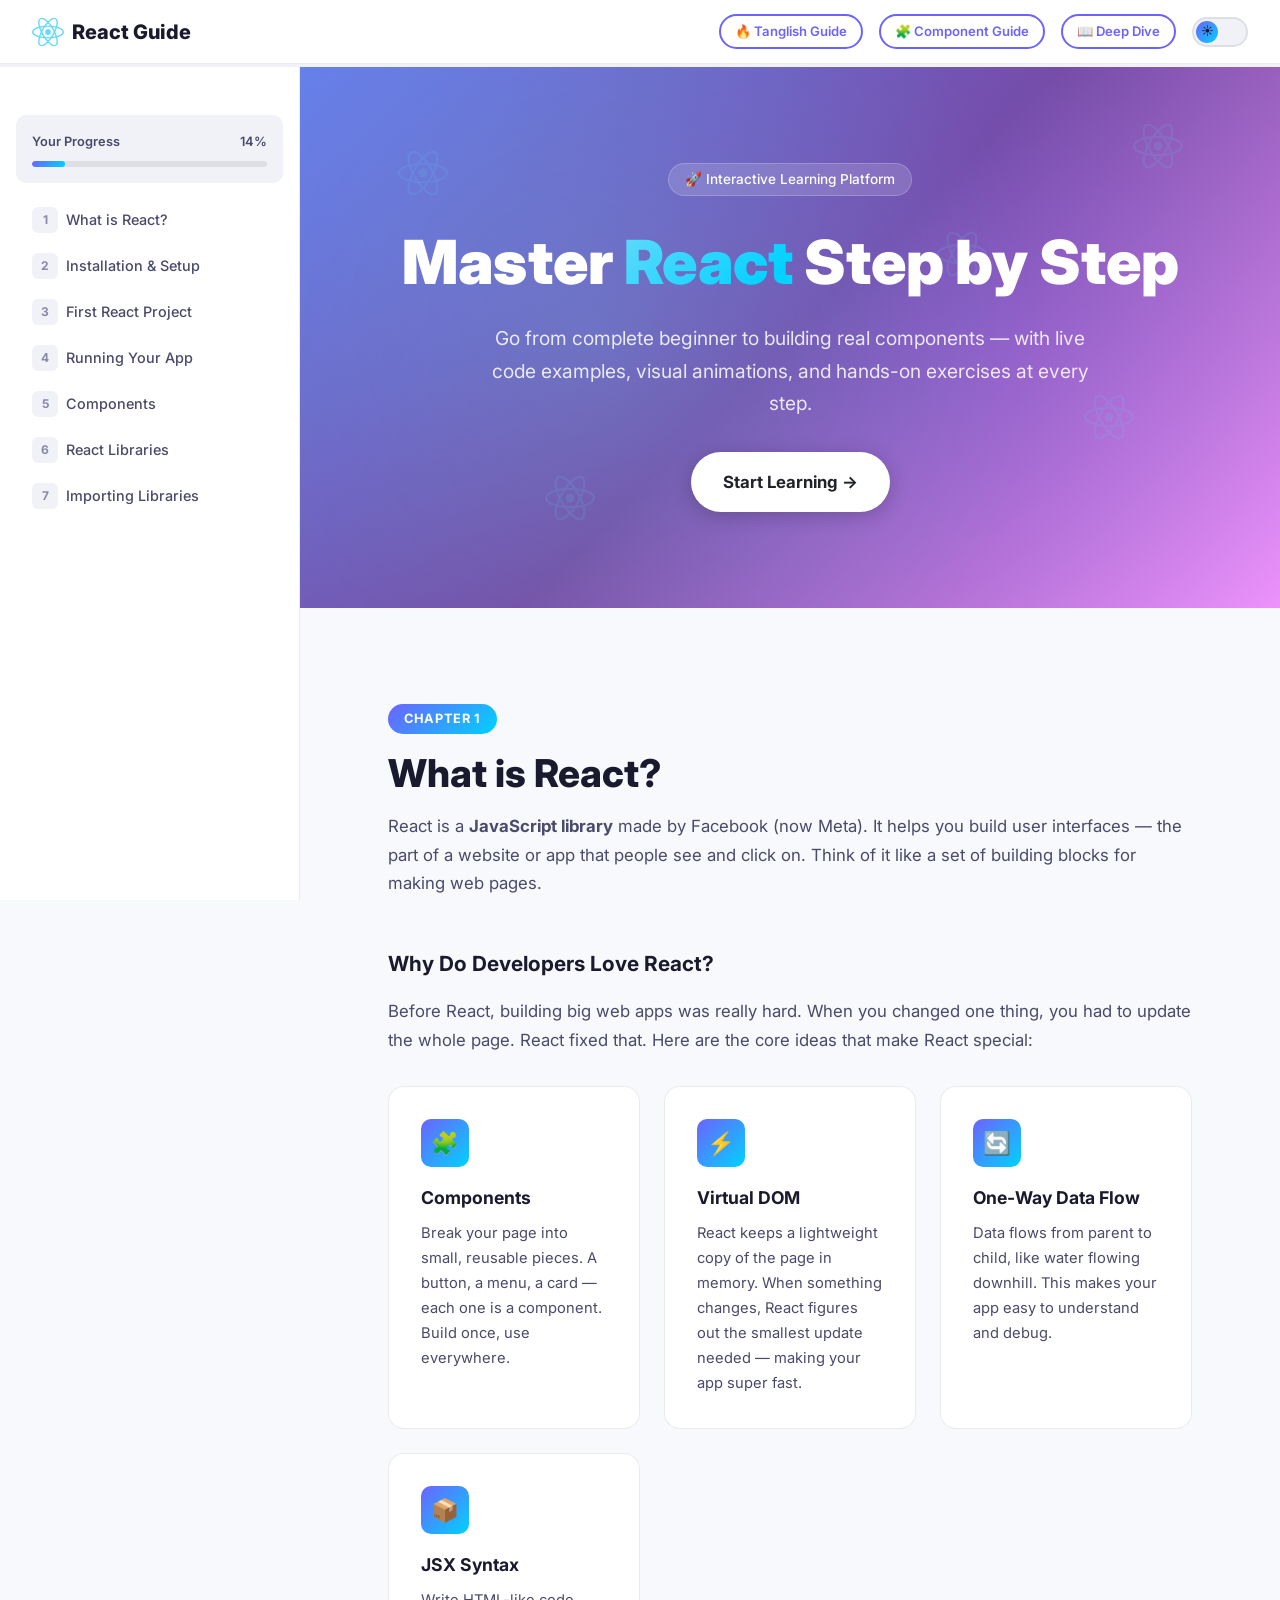
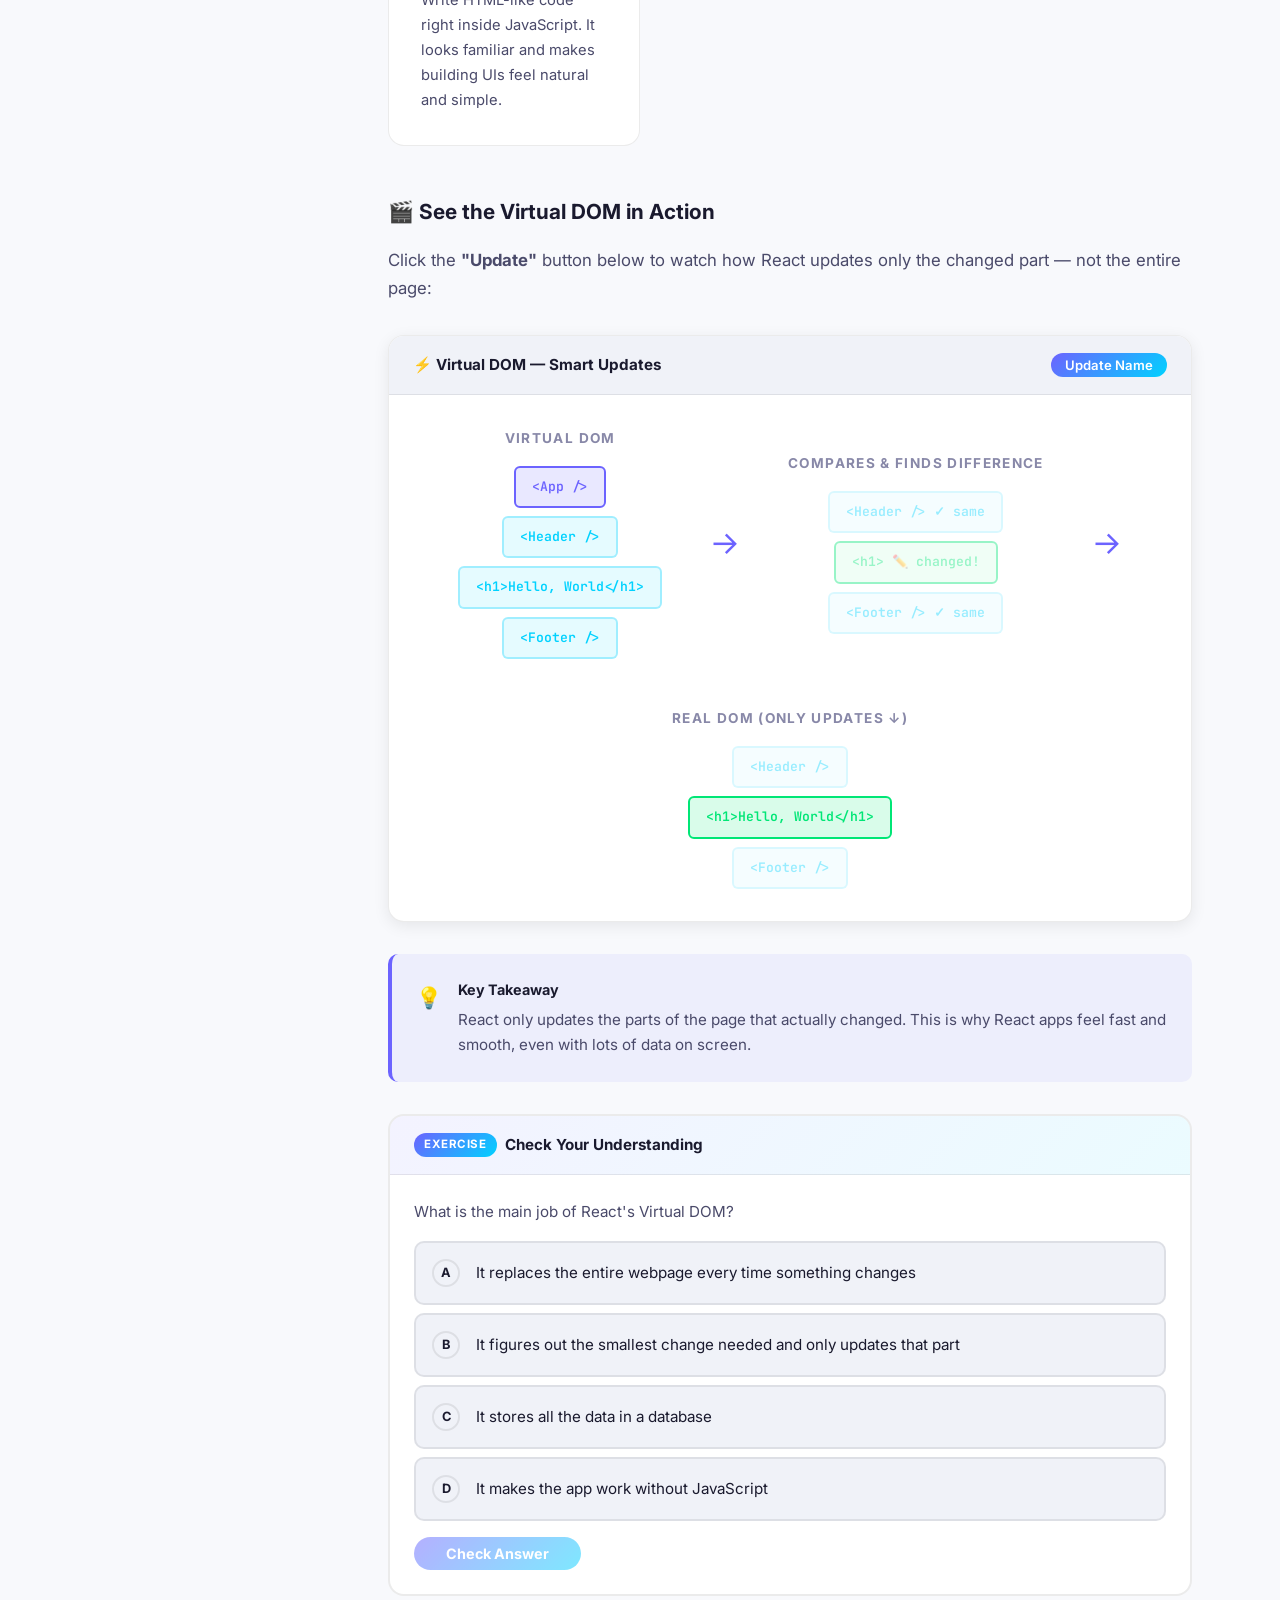
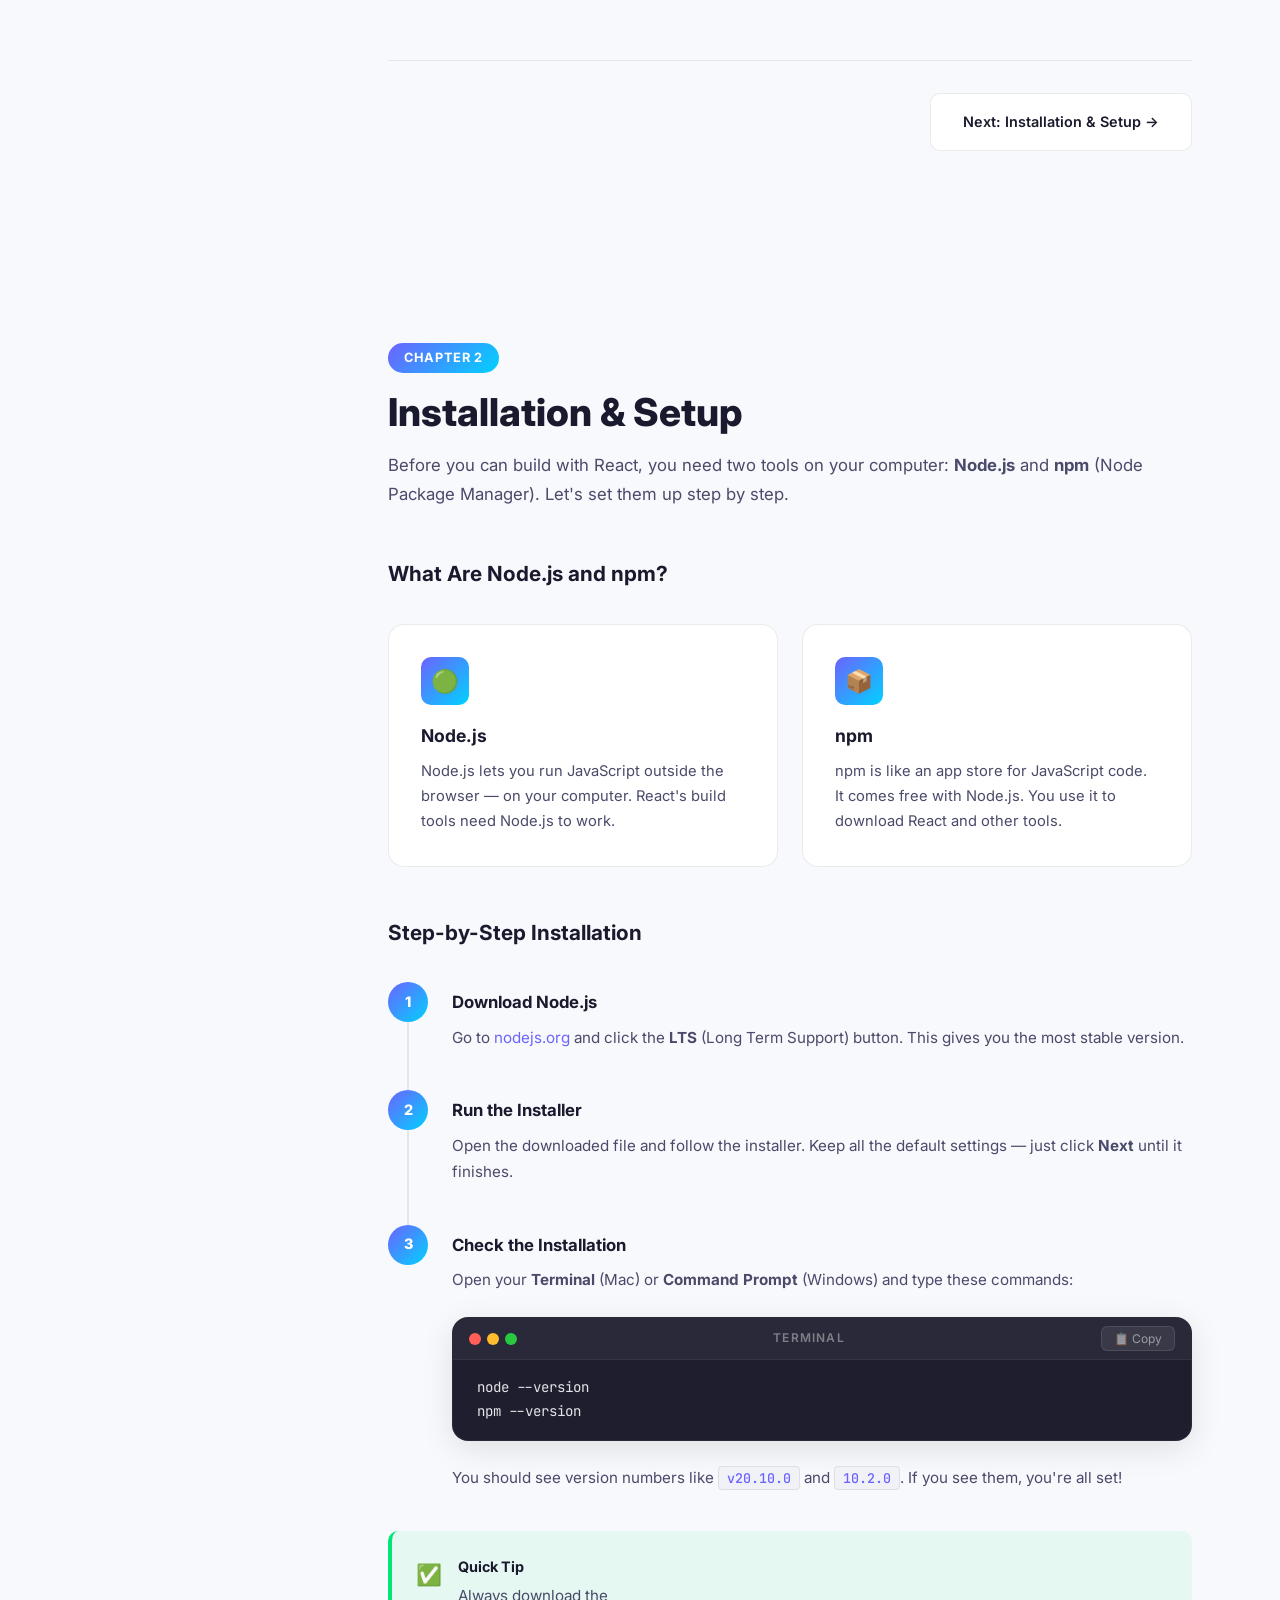
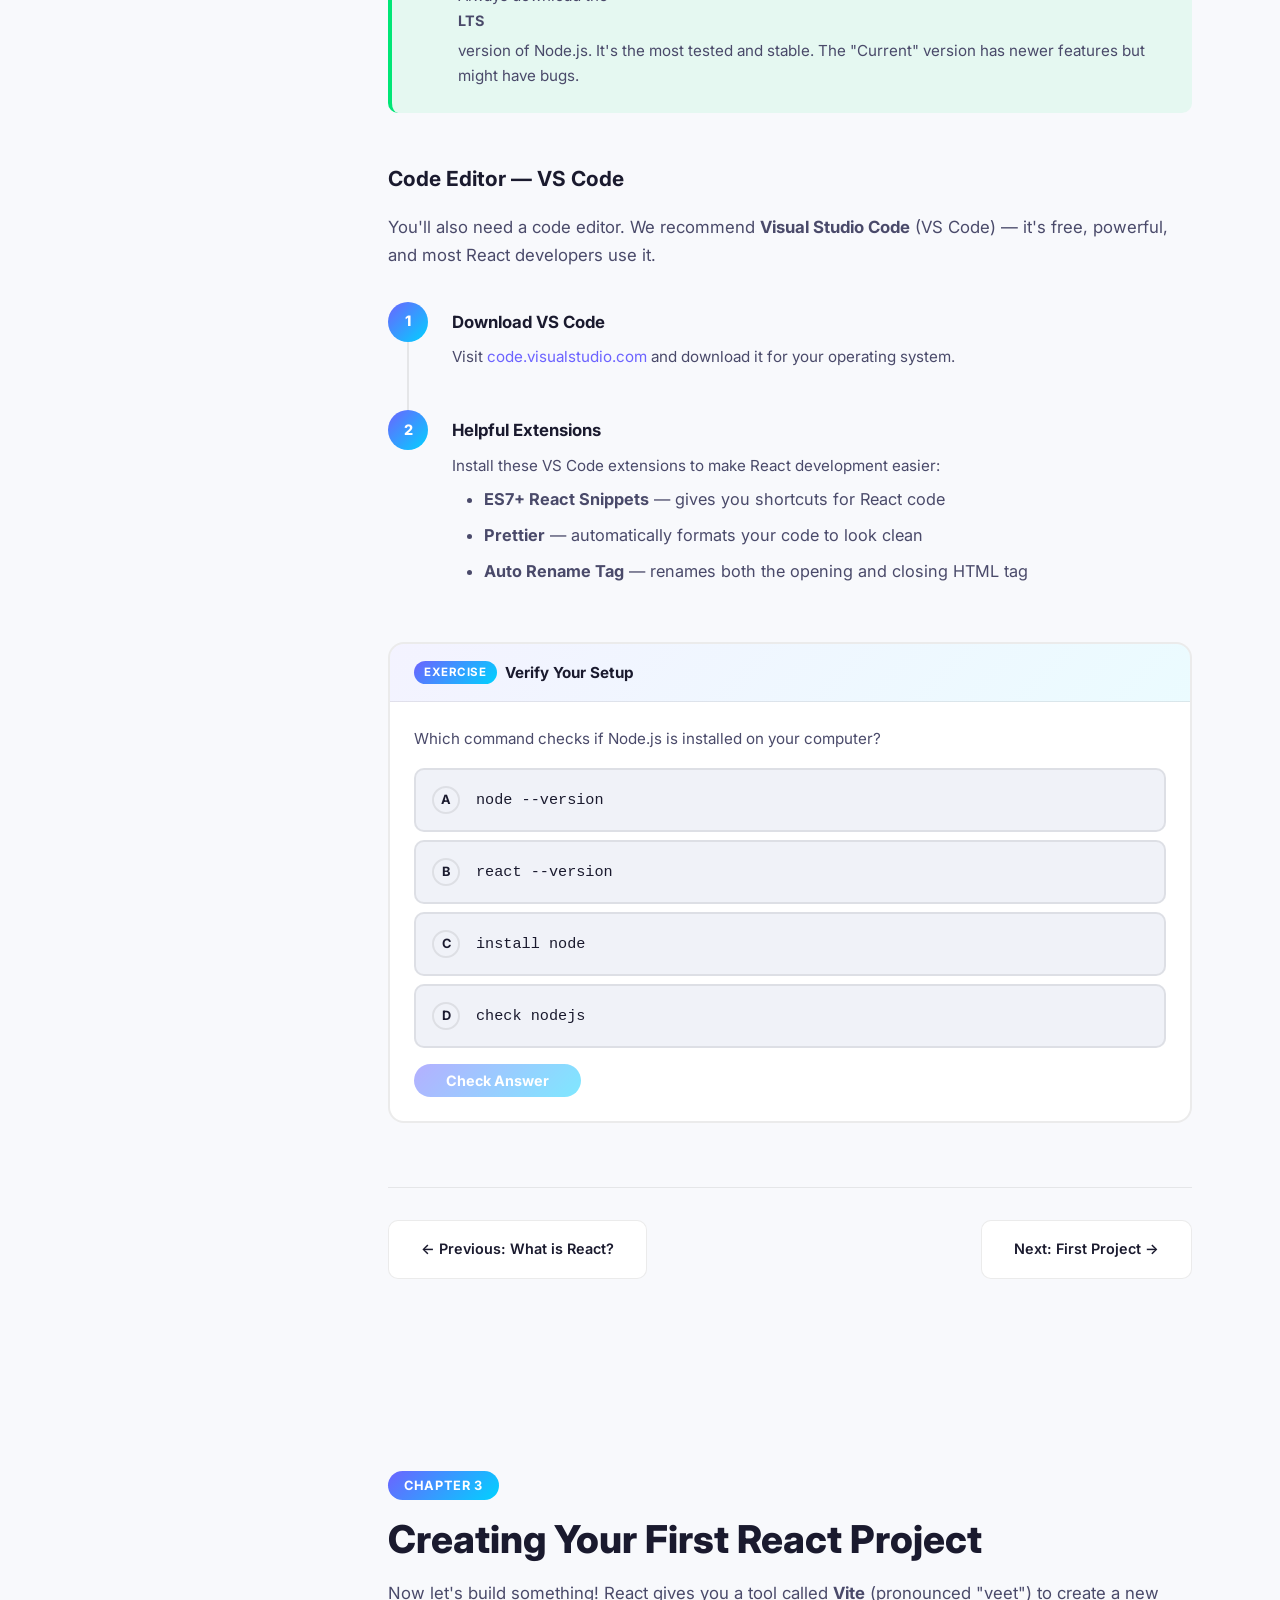
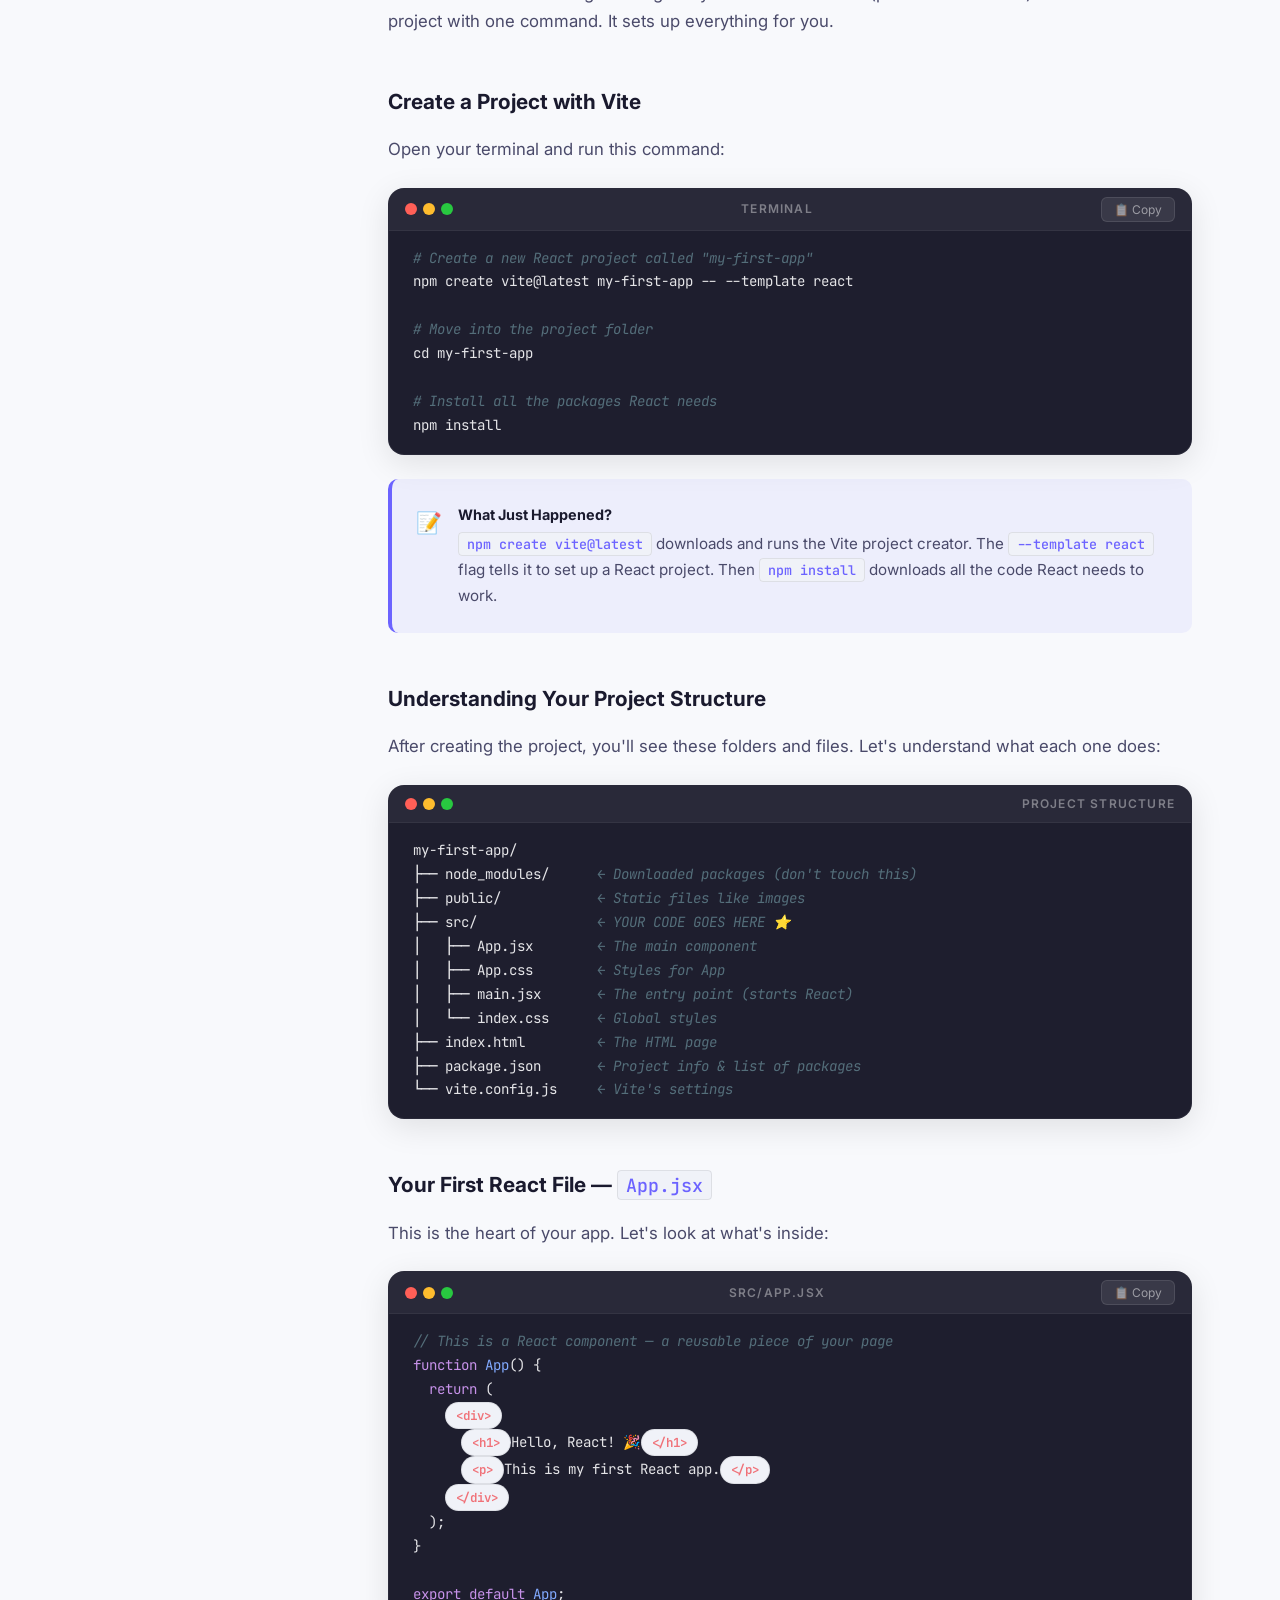
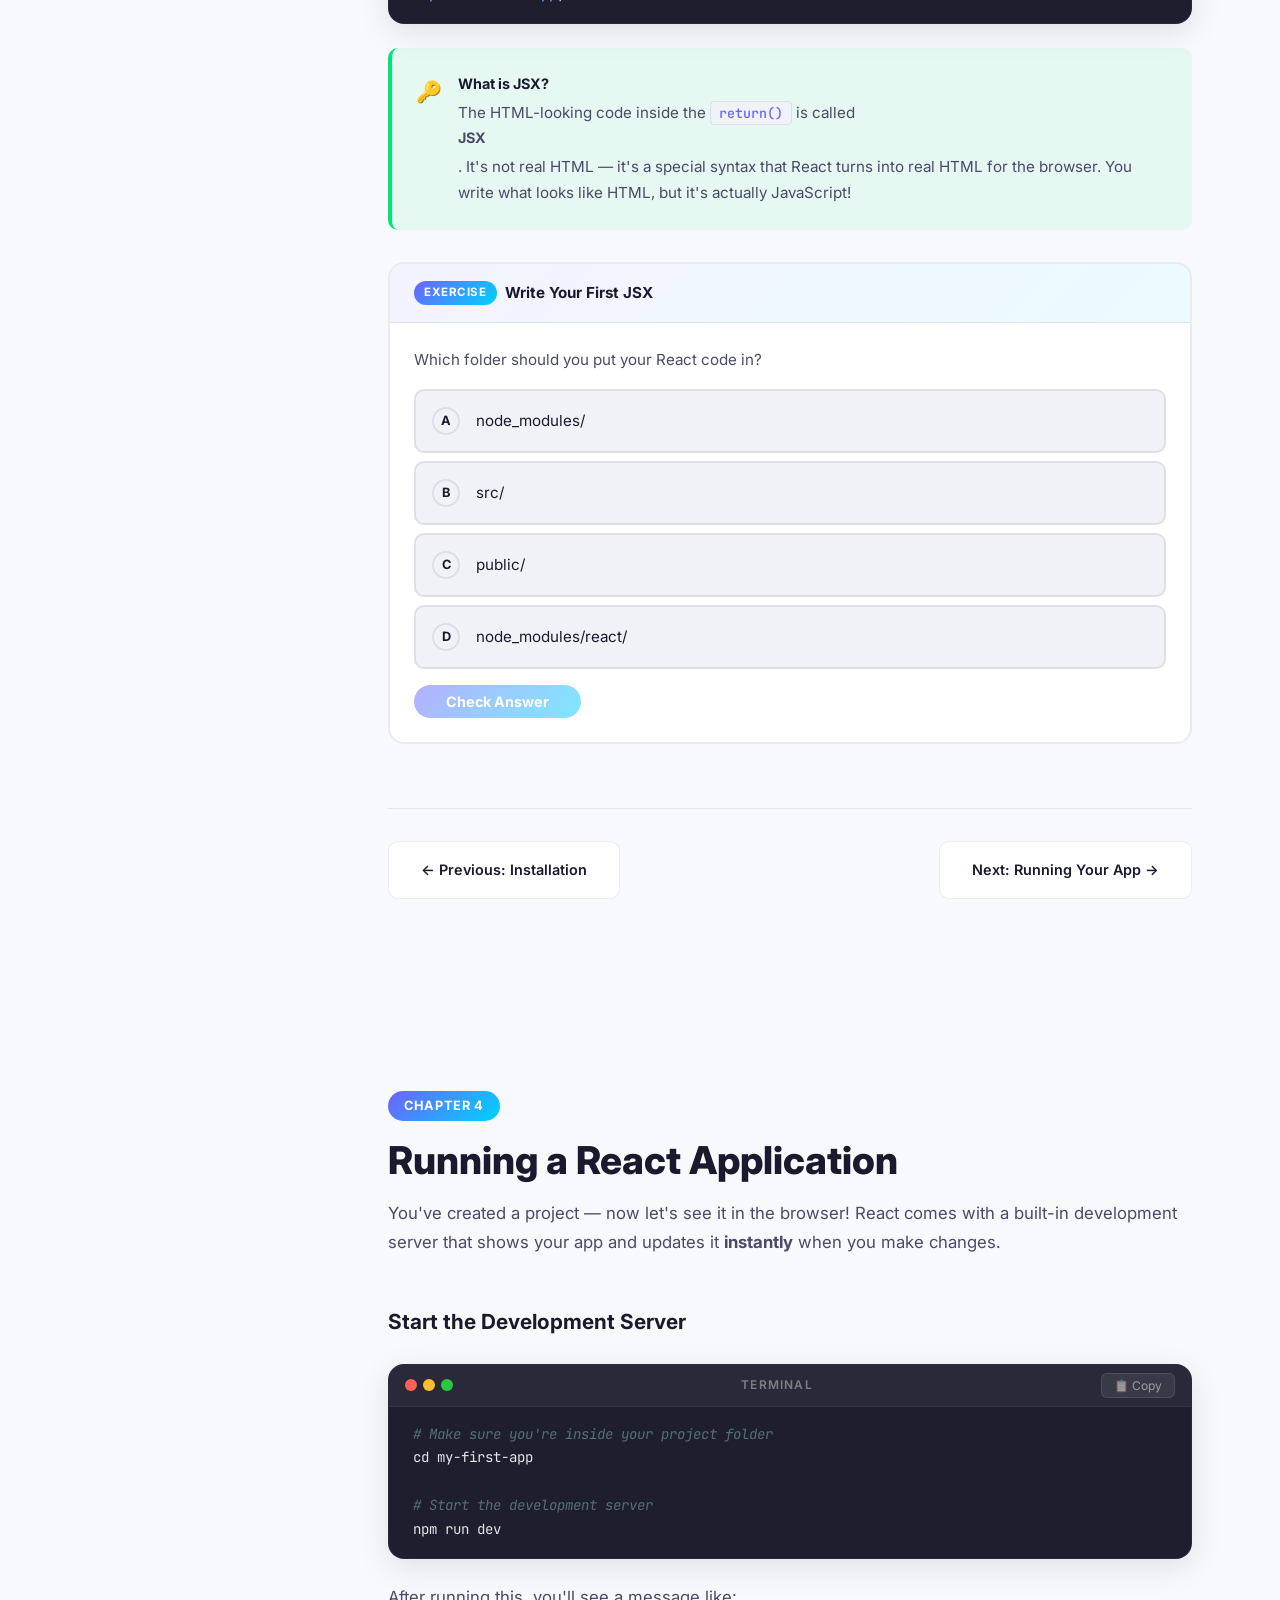
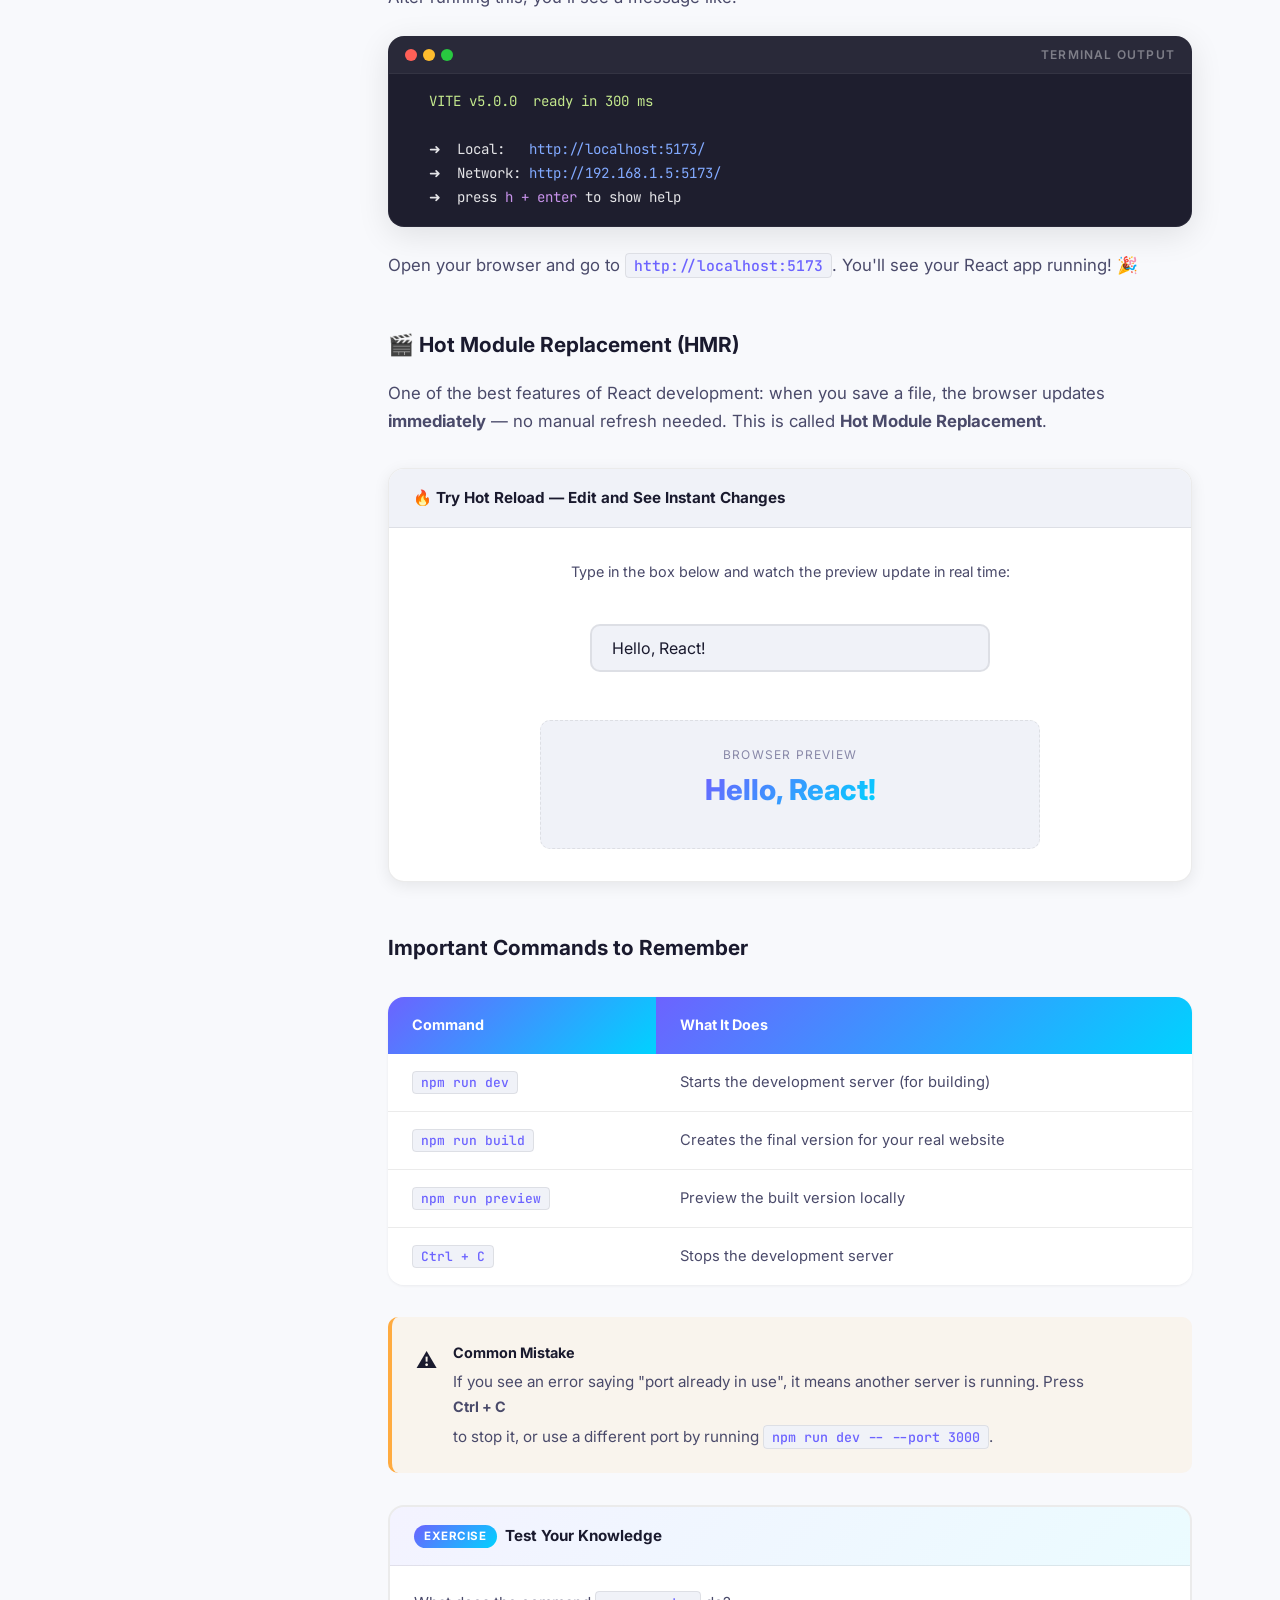
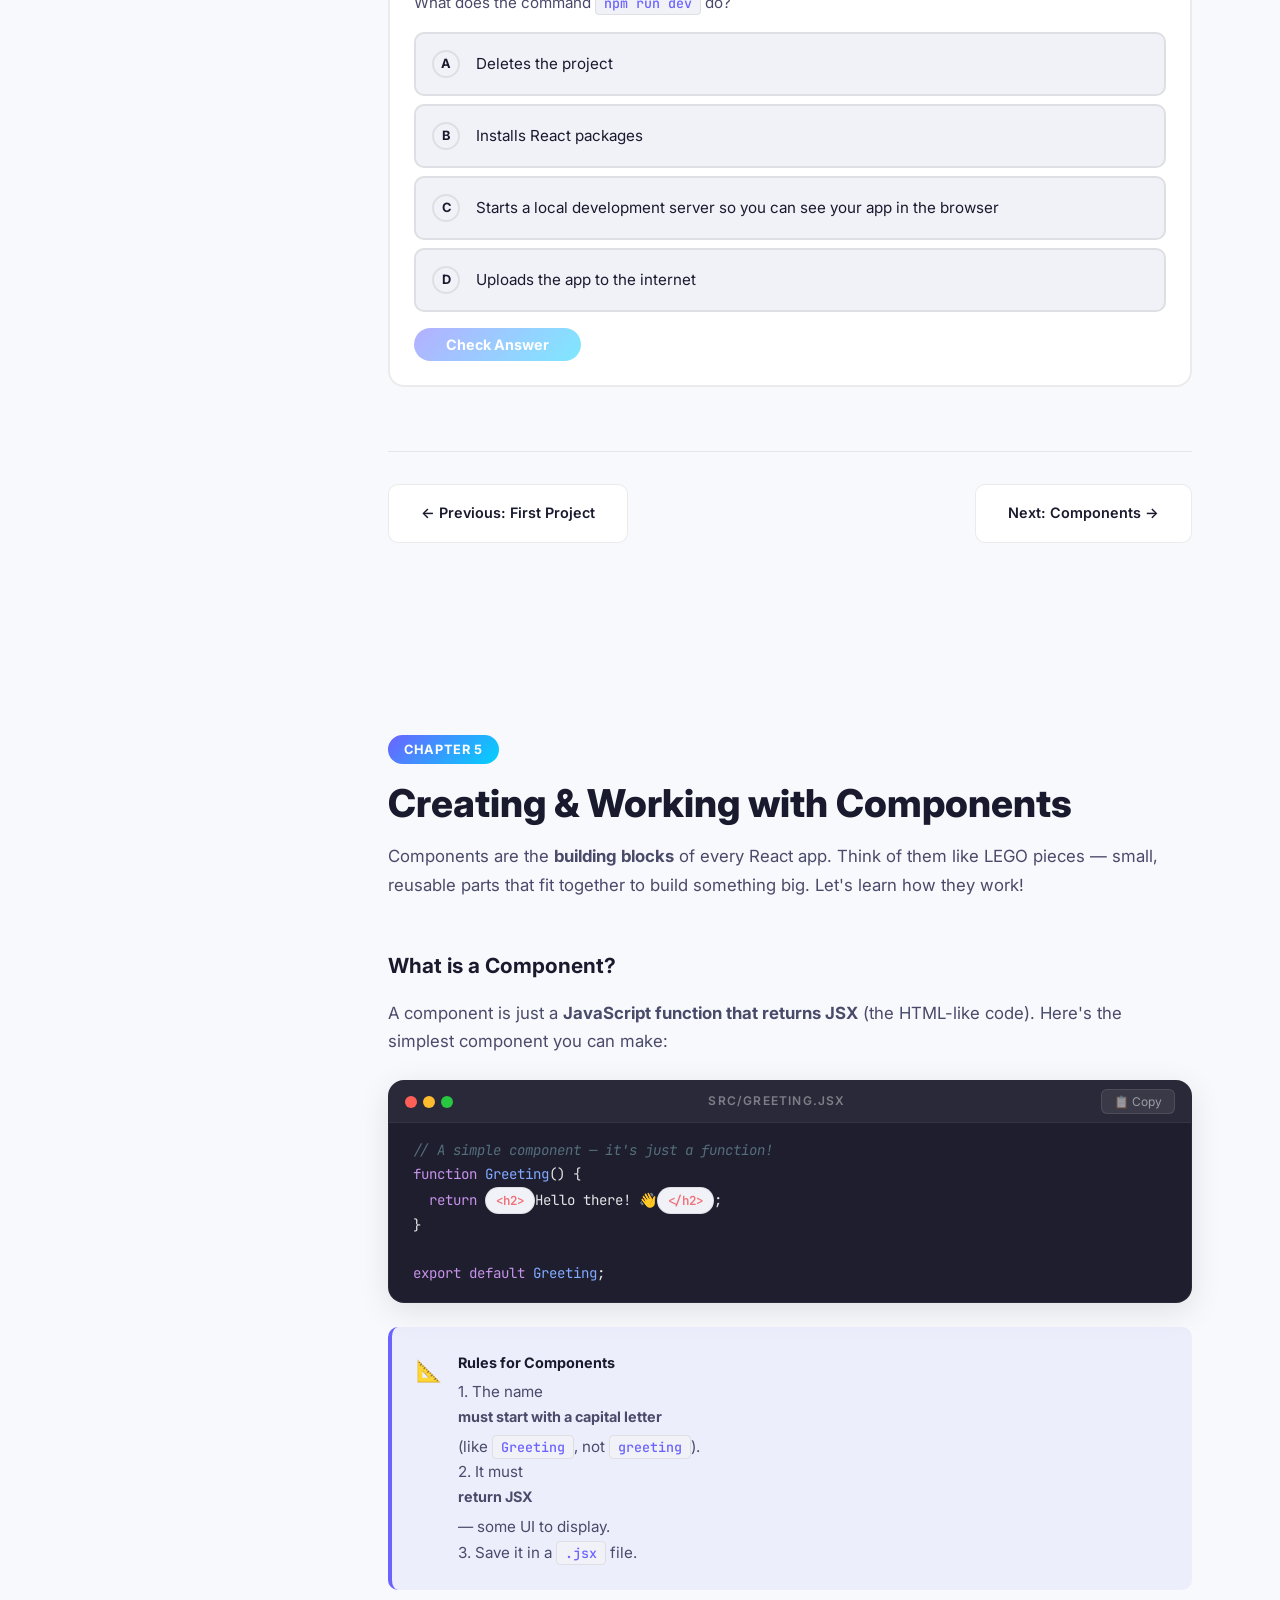
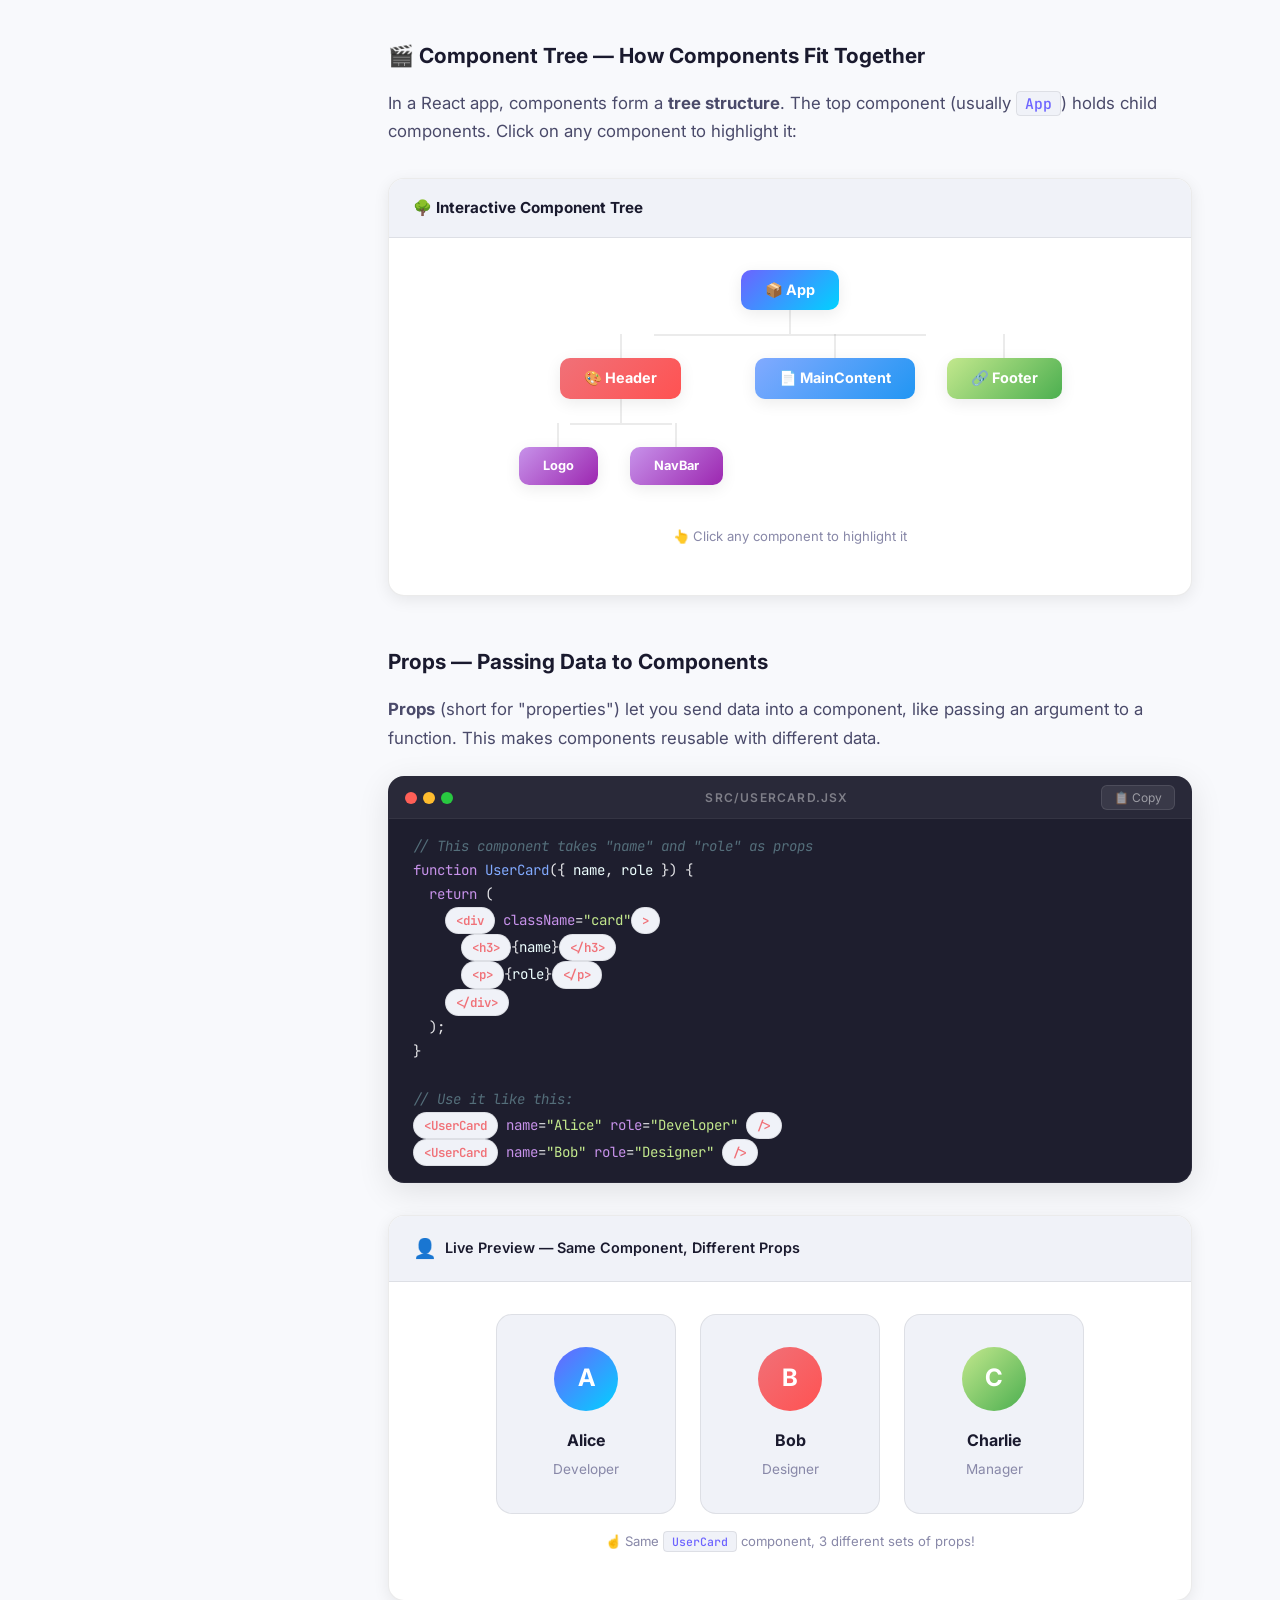
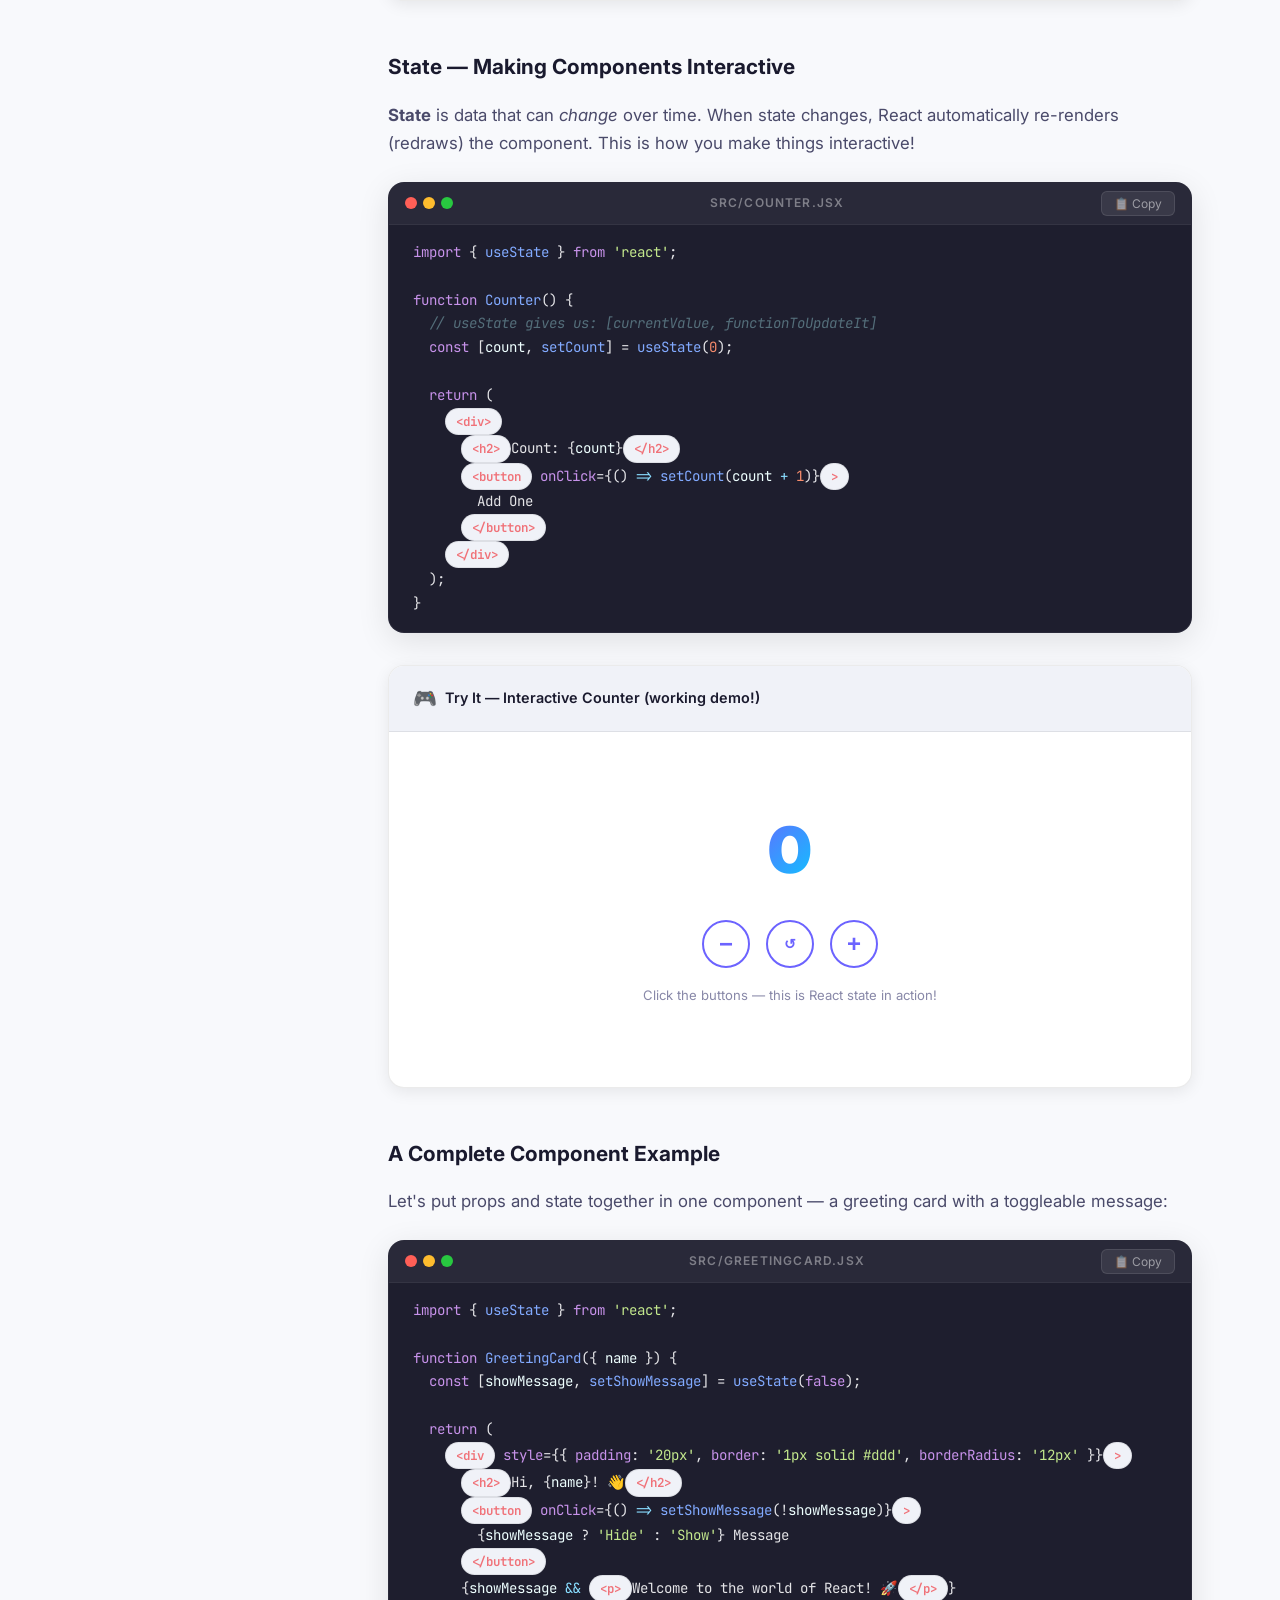
<file: index.html>
<!DOCTYPE html>
<html lang="en" data-theme="light">
<head>
  <meta charset="UTF-8" />
  <meta name="viewport" content="width=device-width, initial-scale=1.0" />
  <meta name="description" content="Learn React from scratch — an interactive guide covering components, state, props, libraries, and more with live code examples and hands-on exercises." />
  <title>React Guide — Learn React from Beginner to Advanced</title>
  <link rel="stylesheet" href="styles.css" />
  <link rel="icon" href="data:image/svg+xml,<svg xmlns='http://www.w3.org/2000/svg' viewBox='0 0 100 100'><text y='.9em' font-size='90'>⚛️</text></svg>" />
</head>
<body>

  <!-- ========== TOPBAR ========== -->
  <header class="topbar" id="topbar">
    <div style="display:flex;align-items:center;gap:12px">
      <button class="menu-toggle" id="menuToggle" aria-label="Toggle navigation">☰</button>
      <a href="#hero" class="topbar-brand">
        <!-- React SVG icon -->
        <svg class="react-icon" viewBox="-11.5 -10.232 23 20.463" fill="none" xmlns="http://www.w3.org/2000/svg">
          <circle r="2.05" fill="#61dafb"/>
          <g stroke="#61dafb" stroke-width="1" fill="none">
            <ellipse rx="11" ry="4.2"/>
            <ellipse rx="11" ry="4.2" transform="rotate(60)"/>
            <ellipse rx="11" ry="4.2" transform="rotate(120)"/>
          </g>
        </svg>
        React Guide
      </a>
    </div>
    <div class="topbar-actions">
      <a href="tanglish-guide.html" class="btn btn-outline btn-sm">🔥 Tanglish Guide</a>
      <a href="component-guide.html" class="btn btn-outline btn-sm">🧩 Component Guide</a>
      <a href="details.html" class="btn btn-outline btn-sm">📖 Deep Dive</a>
      <div class="theme-toggle" id="themeToggle" role="button" aria-label="Toggle dark mode" tabindex="0">
        <div class="theme-toggle-knob">
          <span id="themeIcon">☀️</span>
        </div>
      </div>
    </div>
  </header>

  <!-- Progress Bar -->
  <div class="progress-bar-container">
    <div class="progress-bar" id="progressBar"></div>
  </div>

  <!-- ========== SIDEBAR ========== -->
  <div class="sidebar-overlay" id="sidebarOverlay"></div>
  <nav class="sidebar" id="sidebar">
    <div class="sidebar-progress">
      <div class="sidebar-progress-label">
        <span>Your Progress</span>
        <span id="progressPercent">0%</span>
      </div>
      <div class="sidebar-progress-track">
        <div class="sidebar-progress-fill" id="sidebarProgressFill"></div>
      </div>
    </div>
    <ul class="sidebar-nav" id="sidebarNav">
      <li>
        <a href="#what-is-react" class="sidebar-link" data-section="what-is-react">
          <span class="link-number">1</span> What is React?
        </a>
      </li>
      <li>
        <a href="#installation" class="sidebar-link" data-section="installation">
          <span class="link-number">2</span> Installation &amp; Setup
        </a>
      </li>
      <li>
        <a href="#first-project" class="sidebar-link" data-section="first-project">
          <span class="link-number">3</span> First React Project
        </a>
      </li>
      <li>
        <a href="#running-app" class="sidebar-link" data-section="running-app">
          <span class="link-number">4</span> Running Your App
        </a>
      </li>
      <li>
        <a href="#components" class="sidebar-link" data-section="components">
          <span class="link-number">5</span> Components
        </a>
      </li>
      <li>
        <a href="#libraries" class="sidebar-link" data-section="libraries">
          <span class="link-number">6</span> React Libraries
        </a>
      </li>
      <li>
        <a href="#importing" class="sidebar-link" data-section="importing">
          <span class="link-number">7</span> Importing Libraries
        </a>
      </li>
    </ul>
  </nav>

  <!-- ========== MAIN CONTENT ========== -->
  <main class="main-content" id="mainContent">

    <!-- ////// HERO ////// -->
    <section class="hero" id="hero">
      <div class="hero-atoms">
        <svg class="floating-atom" viewBox="-11.5 -10.232 23 20.463" xmlns="http://www.w3.org/2000/svg"><circle r="2.05" fill="#61dafb"/><g stroke="#61dafb" stroke-width="1" fill="none"><ellipse rx="11" ry="4.2"/><ellipse rx="11" ry="4.2" transform="rotate(60)"/><ellipse rx="11" ry="4.2" transform="rotate(120)"/></g></svg>
        <svg class="floating-atom" viewBox="-11.5 -10.232 23 20.463" xmlns="http://www.w3.org/2000/svg"><circle r="2.05" fill="#61dafb"/><g stroke="#61dafb" stroke-width="1" fill="none"><ellipse rx="11" ry="4.2"/><ellipse rx="11" ry="4.2" transform="rotate(60)"/><ellipse rx="11" ry="4.2" transform="rotate(120)"/></g></svg>
        <svg class="floating-atom" viewBox="-11.5 -10.232 23 20.463" xmlns="http://www.w3.org/2000/svg"><circle r="2.05" fill="#61dafb"/><g stroke="#61dafb" stroke-width="1" fill="none"><ellipse rx="11" ry="4.2"/><ellipse rx="11" ry="4.2" transform="rotate(60)"/><ellipse rx="11" ry="4.2" transform="rotate(120)"/></g></svg>
        <svg class="floating-atom" viewBox="-11.5 -10.232 23 20.463" xmlns="http://www.w3.org/2000/svg"><circle r="2.05" fill="#61dafb"/><g stroke="#61dafb" stroke-width="1" fill="none"><ellipse rx="11" ry="4.2"/><ellipse rx="11" ry="4.2" transform="rotate(60)"/><ellipse rx="11" ry="4.2" transform="rotate(120)"/></g></svg>
        <svg class="floating-atom" viewBox="-11.5 -10.232 23 20.463" xmlns="http://www.w3.org/2000/svg"><circle r="2.05" fill="#61dafb"/><g stroke="#61dafb" stroke-width="1" fill="none"><ellipse rx="11" ry="4.2"/><ellipse rx="11" ry="4.2" transform="rotate(60)"/><ellipse rx="11" ry="4.2" transform="rotate(120)"/></g></svg>
      </div>
      <div class="hero-content">
        <div class="hero-badge">🚀 Interactive Learning Platform</div>
        <h1>Master <span class="gradient-text">React</span> Step by Step</h1>
        <p>Go from complete beginner to building real components — with live code examples, visual animations, and hands-on exercises at every step.</p>
        <a href="#what-is-react" class="hero-cta">Start Learning →</a>
      </div>
    </section>

    <!-- ==========================================================
         SECTION 1 — WHAT IS REACT
         ========================================================== -->
    <section class="section" id="what-is-react">
      <div class="section-header">
        <div class="section-number">CHAPTER 1</div>
        <h2>What is React?</h2>
        <p>React is a <strong>JavaScript library</strong> made by Facebook (now Meta). It helps you build user interfaces — the part of a website or app that people see and click on. Think of it like a set of building blocks for making web pages.</p>
      </div>

      <h3>Why Do Developers Love React?</h3>
      <p>Before React, building big web apps was really hard. When you changed one thing, you had to update the whole page. React fixed that. Here are the core ideas that make React special:</p>

      <div class="concept-grid stagger-children">
        <div class="concept-card">
          <div class="concept-card-icon">🧩</div>
          <h4>Components</h4>
          <p>Break your page into small, reusable pieces. A button, a menu, a card — each one is a component. Build once, use everywhere.</p>
        </div>
        <div class="concept-card">
          <div class="concept-card-icon">⚡</div>
          <h4>Virtual DOM</h4>
          <p>React keeps a lightweight copy of the page in memory. When something changes, React figures out the smallest update needed — making your app super fast.</p>
        </div>
        <div class="concept-card">
          <div class="concept-card-icon">🔄</div>
          <h4>One-Way Data Flow</h4>
          <p>Data flows from parent to child, like water flowing downhill. This makes your app easy to understand and debug.</p>
        </div>
        <div class="concept-card">
          <div class="concept-card-icon">📦</div>
          <h4>JSX Syntax</h4>
          <p>Write HTML-like code right inside JavaScript. It looks familiar and makes building UIs feel natural and simple.</p>
        </div>
      </div>

      <!-- Virtual DOM Animation -->
      <h3>🎬 See the Virtual DOM in Action</h3>
      <p>Click the <strong>"Update"</strong> button below to watch how React updates only the changed part — not the entire page:</p>

      <div class="animation-panel">
        <div class="panel-header">
          <div class="panel-title">⚡ Virtual DOM — Smart Updates</div>
          <button class="btn btn-primary btn-sm" id="vdomUpdateBtn">Update Name</button>
        </div>
        <div class="panel-body">
          <div class="vdom-container">
            <div class="dom-tree">
              <div class="dom-tree-label">Virtual DOM</div>
              <div class="dom-node root">&lt;App /&gt;</div>
              <div class="dom-node element">&lt;Header /&gt;</div>
              <div class="dom-node element" id="vdomName">&lt;h1&gt;Hello, World&lt;/h1&gt;</div>
              <div class="dom-node element">&lt;Footer /&gt;</div>
            </div>
            <div class="dom-arrow">→</div>
            <div class="dom-tree">
              <div class="dom-tree-label">Compares &amp; Finds Difference</div>
              <div class="dom-node element" style="opacity:0.4">&lt;Header /&gt; ✓ same</div>
              <div class="dom-node changed" id="diffNode" style="opacity:0.4">&lt;h1&gt; ✏️ changed!</div>
              <div class="dom-node element" style="opacity:0.4">&lt;Footer /&gt; ✓ same</div>
            </div>
            <div class="dom-arrow">→</div>
            <div class="dom-tree">
              <div class="dom-tree-label">Real DOM (only updates ↓)</div>
              <div class="dom-node element" style="opacity:0.4">&lt;Header /&gt;</div>
              <div class="dom-node changed" id="realDomNode">&lt;h1&gt;Hello, World&lt;/h1&gt;</div>
              <div class="dom-node element" style="opacity:0.4">&lt;Footer /&gt;</div>
            </div>
          </div>
        </div>
      </div>

      <div class="callout info">
        <div class="callout-icon">💡</div>
        <div class="callout-content">
          <strong>Key Takeaway</strong>
          <p>React only updates the parts of the page that actually changed. This is why React apps feel fast and smooth, even with lots of data on screen.</p>
        </div>
      </div>

      <!-- Exercise 1 -->
      <div class="exercise" id="exercise1">
        <div class="exercise-header">
          <span class="exercise-badge">Exercise</span>
          <span class="exercise-title">Check Your Understanding</span>
        </div>
        <div class="exercise-body">
          <p>What is the main job of React's Virtual DOM?</p>
          <div class="exercise-options" data-exercise="1" data-correct="2">
            <div class="exercise-option" data-value="1">
              <span class="option-marker">A</span>
              <span>It replaces the entire webpage every time something changes</span>
            </div>
            <div class="exercise-option" data-value="2">
              <span class="option-marker">B</span>
              <span>It figures out the smallest change needed and only updates that part</span>
            </div>
            <div class="exercise-option" data-value="3">
              <span class="option-marker">C</span>
              <span>It stores all the data in a database</span>
            </div>
            <div class="exercise-option" data-value="4">
              <span class="option-marker">D</span>
              <span>It makes the app work without JavaScript</span>
            </div>
          </div>
          <button class="exercise-check-btn" disabled>Check Answer</button>
          <div class="exercise-feedback"></div>
        </div>
      </div>

      <div class="section-nav">
        <div></div>
        <a href="#installation" class="section-nav-btn">Next: Installation &amp; Setup →</a>
      </div>
    </section>

    <!-- ==========================================================
         SECTION 2 — INSTALLATION & SETUP
         ========================================================== -->
    <section class="section" id="installation">
      <div class="section-header">
        <div class="section-number">CHAPTER 2</div>
        <h2>Installation &amp; Setup</h2>
        <p>Before you can build with React, you need two tools on your computer: <strong>Node.js</strong> and <strong>npm</strong> (Node Package Manager). Let's set them up step by step.</p>
      </div>

      <h3>What Are Node.js and npm?</h3>
      <div class="concept-grid stagger-children">
        <div class="concept-card">
          <div class="concept-card-icon">🟢</div>
          <h4>Node.js</h4>
          <p>Node.js lets you run JavaScript outside the browser — on your computer. React's build tools need Node.js to work.</p>
        </div>
        <div class="concept-card">
          <div class="concept-card-icon">📦</div>
          <h4>npm</h4>
          <p>npm is like an app store for JavaScript code. It comes free with Node.js. You use it to download React and other tools.</p>
        </div>
      </div>

      <h3>Step-by-Step Installation</h3>
      <div class="steps">
        <div class="step">
          <div class="step-number">1</div>
          <div class="step-content">
            <h4>Download Node.js</h4>
            <p>Go to <a href="https://nodejs.org" target="_blank" rel="noopener">nodejs.org</a> and click the <strong>LTS</strong> (Long Term Support) button. This gives you the most stable version.</p>
          </div>
        </div>
        <div class="step">
          <div class="step-number">2</div>
          <div class="step-content">
            <h4>Run the Installer</h4>
            <p>Open the downloaded file and follow the installer. Keep all the default settings — just click <strong>Next</strong> until it finishes.</p>
          </div>
        </div>
        <div class="step">
          <div class="step-number">3</div>
          <div class="step-content">
            <h4>Check the Installation</h4>
            <p>Open your <strong>Terminal</strong> (Mac) or <strong>Command Prompt</strong> (Windows) and type these commands:</p>
            <div class="code-block">
              <div class="code-header">
                <div class="code-dots"><div class="code-dot red"></div><div class="code-dot yellow"></div><div class="code-dot green"></div></div>
                <span class="code-language">Terminal</span>
                <button class="code-copy-btn" onclick="copyCode(this)">📋 Copy</button>
              </div>
              <div class="code-body"><pre>node --version
npm --version</pre></div>
            </div>
            <p>You should see version numbers like <span class="inline-code">v20.10.0</span> and <span class="inline-code">10.2.0</span>. If you see them, you're all set!</p>
          </div>
        </div>
      </div>

      <div class="callout tip">
        <div class="callout-icon">✅</div>
        <div class="callout-content">
          <strong>Quick Tip</strong>
          <p>Always download the <strong>LTS</strong> version of Node.js. It's the most tested and stable. The "Current" version has newer features but might have bugs.</p>
        </div>
      </div>

      <h3>Code Editor — VS Code</h3>
      <p>You'll also need a code editor. We recommend <strong>Visual Studio Code</strong> (VS Code) — it's free, powerful, and most React developers use it.</p>

      <div class="steps">
        <div class="step">
          <div class="step-number">1</div>
          <div class="step-content">
            <h4>Download VS Code</h4>
            <p>Visit <a href="https://code.visualstudio.com" target="_blank" rel="noopener">code.visualstudio.com</a> and download it for your operating system.</p>
          </div>
        </div>
        <div class="step">
          <div class="step-number">2</div>
          <div class="step-content">
            <h4>Helpful Extensions</h4>
            <p>Install these VS Code extensions to make React development easier:</p>
            <ul>
              <li><strong>ES7+ React Snippets</strong> — gives you shortcuts for React code</li>
              <li><strong>Prettier</strong> — automatically formats your code to look clean</li>
              <li><strong>Auto Rename Tag</strong> — renames both the opening and closing HTML tag</li>
            </ul>
          </div>
        </div>
      </div>

      <!-- Exercise 2 -->
      <div class="exercise" id="exercise2">
        <div class="exercise-header">
          <span class="exercise-badge">Exercise</span>
          <span class="exercise-title">Verify Your Setup</span>
        </div>
        <div class="exercise-body">
          <p>Which command checks if Node.js is installed on your computer?</p>
          <div class="exercise-options" data-exercise="2" data-correct="1">
            <div class="exercise-option" data-value="1">
              <span class="option-marker">A</span>
              <span><code>node --version</code></span>
            </div>
            <div class="exercise-option" data-value="2">
              <span class="option-marker">B</span>
              <span><code>react --version</code></span>
            </div>
            <div class="exercise-option" data-value="3">
              <span class="option-marker">C</span>
              <span><code>install node</code></span>
            </div>
            <div class="exercise-option" data-value="4">
              <span class="option-marker">D</span>
              <span><code>check nodejs</code></span>
            </div>
          </div>
          <button class="exercise-check-btn" disabled>Check Answer</button>
          <div class="exercise-feedback"></div>
        </div>
      </div>

      <div class="section-nav">
        <a href="#what-is-react" class="section-nav-btn prev">← Previous: What is React?</a>
        <a href="#first-project" class="section-nav-btn">Next: First Project →</a>
      </div>
    </section>

    <!-- ==========================================================
         SECTION 3 — CREATING YOUR FIRST PROJECT
         ========================================================== -->
    <section class="section" id="first-project">
      <div class="section-header">
        <div class="section-number">CHAPTER 3</div>
        <h2>Creating Your First React Project</h2>
        <p>Now let's build something! React gives you a tool called <strong>Vite</strong> (pronounced "veet") to create a new project with one command. It sets up everything for you.</p>
      </div>

      <h3>Create a Project with Vite</h3>
      <p>Open your terminal and run this command:</p>

      <div class="code-block">
        <div class="code-header">
          <div class="code-dots"><div class="code-dot red"></div><div class="code-dot yellow"></div><div class="code-dot green"></div></div>
          <span class="code-language">Terminal</span>
          <button class="code-copy-btn" onclick="copyCode(this)">📋 Copy</button>
        </div>
        <div class="code-body"><pre><span class="comment"># Create a new React project called "my-first-app"</span>
npm create vite@latest my-first-app -- --template react

<span class="comment"># Move into the project folder</span>
cd my-first-app

<span class="comment"># Install all the packages React needs</span>
npm install</pre></div>
      </div>

      <div class="callout info">
        <div class="callout-icon">📝</div>
        <div class="callout-content">
          <strong>What Just Happened?</strong>
          <p><span class="inline-code">npm create vite@latest</span> downloads and runs the Vite project creator. The <span class="inline-code">--template react</span> flag tells it to set up a React project. Then <span class="inline-code">npm install</span> downloads all the code React needs to work.</p>
        </div>
      </div>

      <h3>Understanding Your Project Structure</h3>
      <p>After creating the project, you'll see these folders and files. Let's understand what each one does:</p>

      <div class="code-block">
        <div class="code-header">
          <div class="code-dots"><div class="code-dot red"></div><div class="code-dot yellow"></div><div class="code-dot green"></div></div>
          <span class="code-language">Project Structure</span>
        </div>
        <div class="code-body"><pre>my-first-app/
├── node_modules/      <span class="comment">← Downloaded packages (don't touch this)</span>
├── public/            <span class="comment">← Static files like images</span>
├── src/               <span class="comment">← YOUR CODE GOES HERE ⭐</span>
│   ├── App.jsx        <span class="comment">← The main component</span>
│   ├── App.css        <span class="comment">← Styles for App</span>
│   ├── main.jsx       <span class="comment">← The entry point (starts React)</span>
│   └── index.css      <span class="comment">← Global styles</span>
├── index.html         <span class="comment">← The HTML page</span>
├── package.json       <span class="comment">← Project info &amp; list of packages</span>
└── vite.config.js     <span class="comment">← Vite's settings</span></pre></div>
      </div>

      <h3>Your First React File — <span class="inline-code">App.jsx</span></h3>
      <p>This is the heart of your app. Let's look at what's inside:</p>

      <div class="code-block">
        <div class="code-header">
          <div class="code-dots"><div class="code-dot red"></div><div class="code-dot yellow"></div><div class="code-dot green"></div></div>
          <span class="code-language">src/App.jsx</span>
          <button class="code-copy-btn" onclick="copyCode(this)">📋 Copy</button>
        </div>
        <div class="code-body"><pre><span class="comment">// This is a React component — a reusable piece of your page</span>
<span class="keyword">function</span> <span class="function">App</span>() {
  <span class="keyword">return</span> (
    <span class="tag">&lt;div&gt;</span>
      <span class="tag">&lt;h1&gt;</span>Hello, React! 🎉<span class="tag">&lt;/h1&gt;</span>
      <span class="tag">&lt;p&gt;</span>This is my first React app.<span class="tag">&lt;/p&gt;</span>
    <span class="tag">&lt;/div&gt;</span>
  );
}

<span class="keyword">export default</span> <span class="function">App</span>;</pre></div>
      </div>

      <div class="callout tip">
        <div class="callout-icon">🔑</div>
        <div class="callout-content">
          <strong>What is JSX?</strong>
          <p>The HTML-looking code inside the <span class="inline-code">return()</span> is called <strong>JSX</strong>. It's not real HTML — it's a special syntax that React turns into real HTML for the browser. You write what looks like HTML, but it's actually JavaScript!</p>
        </div>
      </div>

      <!-- Exercise 3 -->
      <div class="exercise" id="exercise3">
        <div class="exercise-header">
          <span class="exercise-badge">Exercise</span>
          <span class="exercise-title">Write Your First JSX</span>
        </div>
        <div class="exercise-body">
          <p>Which folder should you put your React code in?</p>
          <div class="exercise-options" data-exercise="3" data-correct="2">
            <div class="exercise-option" data-value="1">
              <span class="option-marker">A</span>
              <span>node_modules/</span>
            </div>
            <div class="exercise-option" data-value="2">
              <span class="option-marker">B</span>
              <span>src/</span>
            </div>
            <div class="exercise-option" data-value="3">
              <span class="option-marker">C</span>
              <span>public/</span>
            </div>
            <div class="exercise-option" data-value="4">
              <span class="option-marker">D</span>
              <span>node_modules/react/</span>
            </div>
          </div>
          <button class="exercise-check-btn" disabled>Check Answer</button>
          <div class="exercise-feedback"></div>
        </div>
      </div>

      <div class="section-nav">
        <a href="#installation" class="section-nav-btn prev">← Previous: Installation</a>
        <a href="#running-app" class="section-nav-btn">Next: Running Your App →</a>
      </div>
    </section>

    <!-- ==========================================================
         SECTION 4 — RUNNING YOUR APP
         ========================================================== -->
    <section class="section" id="running-app">
      <div class="section-header">
        <div class="section-number">CHAPTER 4</div>
        <h2>Running a React Application</h2>
        <p>You've created a project — now let's see it in the browser! React comes with a built-in development server that shows your app and updates it <strong>instantly</strong> when you make changes.</p>
      </div>

      <h3>Start the Development Server</h3>
      <div class="code-block">
        <div class="code-header">
          <div class="code-dots"><div class="code-dot red"></div><div class="code-dot yellow"></div><div class="code-dot green"></div></div>
          <span class="code-language">Terminal</span>
          <button class="code-copy-btn" onclick="copyCode(this)">📋 Copy</button>
        </div>
        <div class="code-body"><pre><span class="comment"># Make sure you're inside your project folder</span>
cd my-first-app

<span class="comment"># Start the development server</span>
npm run dev</pre></div>
      </div>

      <p>After running this, you'll see a message like:</p>

      <div class="code-block">
        <div class="code-header">
          <div class="code-dots"><div class="code-dot red"></div><div class="code-dot yellow"></div><div class="code-dot green"></div></div>
          <span class="code-language">Terminal Output</span>
        </div>
        <div class="code-body"><pre><span class="string">  VITE v5.0.0  ready in 300 ms</span>

  ➜  Local:   <span class="function">http://localhost:5173/</span>
  ➜  Network: <span class="function">http://192.168.1.5:5173/</span>
  ➜  press <span class="keyword">h + enter</span> to show help</pre></div>
      </div>

      <p>Open your browser and go to <span class="inline-code">http://localhost:5173</span>. You'll see your React app running! 🎉</p>

      <h3>🎬 Hot Module Replacement (HMR)</h3>
      <p>One of the best features of React development: when you save a file, the browser updates <strong>immediately</strong> — no manual refresh needed. This is called <strong>Hot Module Replacement</strong>.</p>

      <!-- HMR Demo -->
      <div class="animation-panel">
        <div class="panel-header">
          <div class="panel-title">🔥 Try Hot Reload — Edit and See Instant Changes</div>
        </div>
        <div class="panel-body">
          <p style="color:var(--text-secondary);font-size:0.9rem;margin-bottom:var(--space-md)">Type in the box below and watch the preview update in real time:</p>
          <input type="text" id="hmrInput" value="Hello, React!" placeholder="Type something..."
            style="padding:12px 20px;border-radius:var(--radius-md);border:2px solid var(--border-color);background:var(--bg-tertiary);color:var(--text-primary);font-size:1rem;font-family:var(--font-sans);width:100%;max-width:400px;outline:none;transition:border-color var(--transition-fast)"
            onfocus="this.style.borderColor='var(--accent-primary)'" onblur="this.style.borderColor='var(--border-color)'" />
          <div class="demo-result" style="margin-top:var(--space-lg);width:100%;max-width:500px">
            <small style="color:var(--text-tertiary);font-size:0.75rem;text-transform:uppercase;letter-spacing:0.1em">Browser Preview</small>
            <h2 id="hmrOutput" style="font-size:1.8rem;font-weight:800;background:var(--accent-gradient);-webkit-background-clip:text;-webkit-text-fill-color:transparent;transition:all 0.2s ease">Hello, React!</h2>
          </div>
        </div>
      </div>

      <h3>Important Commands to Remember</h3>
      <table class="comparison-table">
        <thead>
          <tr>
            <th>Command</th>
            <th>What It Does</th>
          </tr>
        </thead>
        <tbody>
          <tr>
            <td><span class="inline-code">npm run dev</span></td>
            <td>Starts the development server (for building)</td>
          </tr>
          <tr>
            <td><span class="inline-code">npm run build</span></td>
            <td>Creates the final version for your real website</td>
          </tr>
          <tr>
            <td><span class="inline-code">npm run preview</span></td>
            <td>Preview the built version locally</td>
          </tr>
          <tr>
            <td><span class="inline-code">Ctrl + C</span></td>
            <td>Stops the development server</td>
          </tr>
        </tbody>
      </table>

      <div class="callout warning">
        <div class="callout-icon">⚠️</div>
        <div class="callout-content">
          <strong>Common Mistake</strong>
          <p>If you see an error saying "port already in use", it means another server is running. Press <strong>Ctrl + C</strong> to stop it, or use a different port by running <span class="inline-code">npm run dev -- --port 3000</span>.</p>
        </div>
      </div>

      <!-- Exercise 4 -->
      <div class="exercise" id="exercise4">
        <div class="exercise-header">
          <span class="exercise-badge">Exercise</span>
          <span class="exercise-title">Test Your Knowledge</span>
        </div>
        <div class="exercise-body">
          <p>What does the command <span class="inline-code">npm run dev</span> do?</p>
          <div class="exercise-options" data-exercise="4" data-correct="3">
            <div class="exercise-option" data-value="1">
              <span class="option-marker">A</span>
              <span>Deletes the project</span>
            </div>
            <div class="exercise-option" data-value="2">
              <span class="option-marker">B</span>
              <span>Installs React packages</span>
            </div>
            <div class="exercise-option" data-value="3">
              <span class="option-marker">C</span>
              <span>Starts a local development server so you can see your app in the browser</span>
            </div>
            <div class="exercise-option" data-value="4">
              <span class="option-marker">D</span>
              <span>Uploads the app to the internet</span>
            </div>
          </div>
          <button class="exercise-check-btn" disabled>Check Answer</button>
          <div class="exercise-feedback"></div>
        </div>
      </div>

      <div class="section-nav">
        <a href="#first-project" class="section-nav-btn prev">← Previous: First Project</a>
        <a href="#components" class="section-nav-btn">Next: Components →</a>
      </div>
    </section>

    <!-- ==========================================================
         SECTION 5 — COMPONENTS
         ========================================================== -->
    <section class="section" id="components">
      <div class="section-header">
        <div class="section-number">CHAPTER 5</div>
        <h2>Creating &amp; Working with Components</h2>
        <p>Components are the <strong>building blocks</strong> of every React app. Think of them like LEGO pieces — small, reusable parts that fit together to build something big. Let's learn how they work!</p>
      </div>

      <h3>What is a Component?</h3>
      <p>A component is just a <strong>JavaScript function that returns JSX</strong> (the HTML-like code). Here's the simplest component you can make:</p>

      <div class="code-block">
        <div class="code-header">
          <div class="code-dots"><div class="code-dot red"></div><div class="code-dot yellow"></div><div class="code-dot green"></div></div>
          <span class="code-language">src/Greeting.jsx</span>
          <button class="code-copy-btn" onclick="copyCode(this)">📋 Copy</button>
        </div>
        <div class="code-body"><pre><span class="comment">// A simple component — it's just a function!</span>
<span class="keyword">function</span> <span class="function">Greeting</span>() {
  <span class="keyword">return</span> <span class="tag">&lt;h2&gt;</span>Hello there! 👋<span class="tag">&lt;/h2&gt;</span>;
}

<span class="keyword">export default</span> <span class="function">Greeting</span>;</pre></div>
      </div>

      <div class="callout info">
        <div class="callout-icon">📐</div>
        <div class="callout-content">
          <strong>Rules for Components</strong>
          <p>1. The name <strong>must start with a capital letter</strong> (like <span class="inline-code">Greeting</span>, not <span class="inline-code">greeting</span>).<br/>
          2. It must <strong>return JSX</strong> — some UI to display.<br/>
          3. Save it in a <span class="inline-code">.jsx</span> file.</p>
        </div>
      </div>

      <h3>🎬 Component Tree — How Components Fit Together</h3>
      <p>In a React app, components form a <strong>tree structure</strong>. The top component (usually <span class="inline-code">App</span>) holds child components. Click on any component to highlight it:</p>

      <div class="animation-panel">
        <div class="panel-header">
          <div class="panel-title">🌳 Interactive Component Tree</div>
        </div>
        <div class="panel-body">
          <div class="component-tree-visual">
            <div class="tree-node">
              <div class="tree-node-box" id="treeApp" onclick="highlightTreeNode(this)">📦 App</div>
            </div>
            <div class="tree-connector"></div>
            <div class="tree-children">
              <div class="tree-node">
                <div class="tree-connector"></div>
                <div class="tree-node-box" onclick="highlightTreeNode(this)" style="background:linear-gradient(135deg,#f07178,#ff5252)">🎨 Header</div>
                <div class="tree-connector"></div>
                <div class="tree-children">
                  <div class="tree-node">
                    <div class="tree-connector"></div>
                    <div class="tree-node-box" onclick="highlightTreeNode(this)" style="background:linear-gradient(135deg,#c792ea,#9c27b0);font-size:0.8rem">Logo</div>
                  </div>
                  <div class="tree-node">
                    <div class="tree-connector"></div>
                    <div class="tree-node-box" onclick="highlightTreeNode(this)" style="background:linear-gradient(135deg,#c792ea,#9c27b0);font-size:0.8rem">NavBar</div>
                  </div>
                </div>
              </div>
              <div class="tree-node">
                <div class="tree-connector"></div>
                <div class="tree-node-box" onclick="highlightTreeNode(this)" style="background:linear-gradient(135deg,#82aaff,#2196f3)">📄 MainContent</div>
              </div>
              <div class="tree-node">
                <div class="tree-connector"></div>
                <div class="tree-node-box" onclick="highlightTreeNode(this)" style="background:linear-gradient(135deg,#c3e88d,#4caf50)">🔗 Footer</div>
              </div>
            </div>
          </div>
          <p style="color:var(--text-tertiary);font-size:0.82rem;margin-top:var(--space-md)">👆 Click any component to highlight it</p>
        </div>
      </div>

      <h3>Props — Passing Data to Components</h3>
      <p><strong>Props</strong> (short for "properties") let you send data into a component, like passing an argument to a function. This makes components reusable with different data.</p>

      <div class="code-block">
        <div class="code-header">
          <div class="code-dots"><div class="code-dot red"></div><div class="code-dot yellow"></div><div class="code-dot green"></div></div>
          <span class="code-language">src/UserCard.jsx</span>
          <button class="code-copy-btn" onclick="copyCode(this)">📋 Copy</button>
        </div>
        <div class="code-body"><pre><span class="comment">// This component takes "name" and "role" as props</span>
<span class="keyword">function</span> <span class="function">UserCard</span>({ <span class="variable">name</span>, <span class="variable">role</span> }) {
  <span class="keyword">return</span> (
    <span class="tag">&lt;div</span> <span class="attr">className</span>=<span class="string">"card"</span><span class="tag">&gt;</span>
      <span class="tag">&lt;h3&gt;</span>{<span class="variable">name</span>}<span class="tag">&lt;/h3&gt;</span>
      <span class="tag">&lt;p&gt;</span>{<span class="variable">role</span>}<span class="tag">&lt;/p&gt;</span>
    <span class="tag">&lt;/div&gt;</span>
  );
}

<span class="comment">// Use it like this:</span>
<span class="tag">&lt;UserCard</span> <span class="attr">name</span>=<span class="string">"Alice"</span> <span class="attr">role</span>=<span class="string">"Developer"</span> <span class="tag">/&gt;</span>
<span class="tag">&lt;UserCard</span> <span class="attr">name</span>=<span class="string">"Bob"</span> <span class="attr">role</span>=<span class="string">"Designer"</span> <span class="tag">/&gt;</span></pre></div>
      </div>

      <!-- Live Props Demo -->
      <div class="demo-panel">
        <div class="demo-header">
          <span class="demo-icon">👤</span>
          Live Preview — Same Component, Different Props
        </div>
        <div class="demo-body">
          <div class="props-demo">
            <div class="user-card-demo">
              <div class="user-card-avatar">A</div>
              <h5>Alice</h5>
              <p>Developer</p>
            </div>
            <div class="user-card-demo">
              <div class="user-card-avatar" style="background:linear-gradient(135deg,#f07178,#ff5252)">B</div>
              <h5>Bob</h5>
              <p>Designer</p>
            </div>
            <div class="user-card-demo">
              <div class="user-card-avatar" style="background:linear-gradient(135deg,#c3e88d,#4caf50)">C</div>
              <h5>Charlie</h5>
              <p>Manager</p>
            </div>
          </div>
          <p style="text-align:center;color:var(--text-tertiary);font-size:0.82rem;margin-top:var(--space-md)">☝️ Same <span class="inline-code">UserCard</span> component, 3 different sets of props!</p>
        </div>
      </div>

      <h3>State — Making Components Interactive</h3>
      <p><strong>State</strong> is data that can <em>change</em> over time. When state changes, React automatically re-renders (redraws) the component. This is how you make things interactive!</p>

      <div class="code-block">
        <div class="code-header">
          <div class="code-dots"><div class="code-dot red"></div><div class="code-dot yellow"></div><div class="code-dot green"></div></div>
          <span class="code-language">src/Counter.jsx</span>
          <button class="code-copy-btn" onclick="copyCode(this)">📋 Copy</button>
        </div>
        <div class="code-body"><pre><span class="keyword">import</span> { <span class="function">useState</span> } <span class="keyword">from</span> <span class="string">'react'</span>;

<span class="keyword">function</span> <span class="function">Counter</span>() {
  <span class="comment">// useState gives us: [currentValue, functionToUpdateIt]</span>
  <span class="keyword">const</span> [<span class="variable">count</span>, <span class="function">setCount</span>] = <span class="function">useState</span>(<span class="number">0</span>);

  <span class="keyword">return</span> (
    <span class="tag">&lt;div&gt;</span>
      <span class="tag">&lt;h2&gt;</span>Count: {<span class="variable">count</span>}<span class="tag">&lt;/h2&gt;</span>
      <span class="tag">&lt;button</span> <span class="attr">onClick</span>={() <span class="operator">=&gt;</span> <span class="function">setCount</span>(<span class="variable">count</span> <span class="operator">+</span> <span class="number">1</span>)}<span class="tag">&gt;</span>
        Add One
      <span class="tag">&lt;/button&gt;</span>
    <span class="tag">&lt;/div&gt;</span>
  );
}</pre></div>
      </div>

      <!-- Interactive Counter Demo -->
      <div class="demo-panel">
        <div class="demo-header">
          <span class="demo-icon">🎮</span>
          Try It — Interactive Counter (working demo!)
        </div>
        <div class="demo-body">
          <div class="counter-demo">
            <div class="counter-display" id="counterDisplay">0</div>
            <div class="counter-buttons">
              <button class="counter-btn" id="counterDec" aria-label="Decrease">−</button>
              <button class="counter-btn" id="counterReset" aria-label="Reset" style="font-size:0.9rem">↺</button>
              <button class="counter-btn" id="counterInc" aria-label="Increase">+</button>
            </div>
            <p style="color:var(--text-tertiary);font-size:0.82rem">Click the buttons — this is React state in action!</p>
          </div>
        </div>
      </div>

      <h3>A Complete Component Example</h3>
      <p>Let's put props and state together in one component — a greeting card with a toggleable message:</p>

      <div class="code-block">
        <div class="code-header">
          <div class="code-dots"><div class="code-dot red"></div><div class="code-dot yellow"></div><div class="code-dot green"></div></div>
          <span class="code-language">src/GreetingCard.jsx</span>
          <button class="code-copy-btn" onclick="copyCode(this)">📋 Copy</button>
        </div>
        <div class="code-body"><pre><span class="keyword">import</span> { <span class="function">useState</span> } <span class="keyword">from</span> <span class="string">'react'</span>;

<span class="keyword">function</span> <span class="function">GreetingCard</span>({ <span class="variable">name</span> }) {
  <span class="keyword">const</span> [<span class="variable">showMessage</span>, <span class="function">setShowMessage</span>] = <span class="function">useState</span>(<span class="keyword">false</span>);

  <span class="keyword">return</span> (
    <span class="tag">&lt;div</span> <span class="attr">style</span>={{ <span class="attr">padding</span>: <span class="string">'20px'</span>, <span class="attr">border</span>: <span class="string">'1px solid #ddd'</span>, <span class="attr">borderRadius</span>: <span class="string">'12px'</span> }}<span class="tag">&gt;</span>
      <span class="tag">&lt;h2&gt;</span>Hi, {<span class="variable">name</span>}! 👋<span class="tag">&lt;/h2&gt;</span>
      <span class="tag">&lt;button</span> <span class="attr">onClick</span>={() <span class="operator">=&gt;</span> <span class="function">setShowMessage</span>(!<span class="variable">showMessage</span>)}<span class="tag">&gt;</span>
        {<span class="variable">showMessage</span> ? <span class="string">'Hide'</span> : <span class="string">'Show'</span>} Message
      <span class="tag">&lt;/button&gt;</span>
      {<span class="variable">showMessage</span> <span class="operator">&amp;&amp;</span> <span class="tag">&lt;p&gt;</span>Welcome to the world of React! 🚀<span class="tag">&lt;/p&gt;</span>}
    <span class="tag">&lt;/div&gt;</span>
  );
}

<span class="keyword">export default</span> <span class="function">GreetingCard</span>;</pre></div>
      </div>

      <!-- Toggle Demo -->
      <div class="demo-panel">
        <div class="demo-header">
          <span class="demo-icon">✨</span>
          Try It — Toggle Message Demo
        </div>
        <div class="demo-body" style="text-align:center">
          <h2 style="font-size:1.4rem;font-weight:700;margin-bottom:var(--space-md)">Hi, Student! 👋</h2>
          <button class="btn btn-primary" id="toggleMsgBtn">Show Message</button>
          <div id="toggleMsgContent" style="margin-top:var(--space-md);padding:var(--space-md);background:rgba(108,99,255,0.08);border-radius:var(--radius-md);display:none;animation:fadeInUp 0.3s ease">
            <p style="font-size:1.05rem;color:var(--text-primary);margin:0">Welcome to the world of React! 🚀</p>
          </div>
        </div>
      </div>

      <!-- Exercise 5 -->
      <div class="exercise" id="exercise5">
        <div class="exercise-header">
          <span class="exercise-badge">Exercise</span>
          <span class="exercise-title">Components Quiz</span>
        </div>
        <div class="exercise-body">
          <p>In React, what is the difference between <strong>props</strong> and <strong>state</strong>?</p>
          <div class="exercise-options" data-exercise="5" data-correct="3">
            <div class="exercise-option" data-value="1">
              <span class="option-marker">A</span>
              <span>Props and state are exactly the same thing</span>
            </div>
            <div class="exercise-option" data-value="2">
              <span class="option-marker">B</span>
              <span>State is passed from parent to child, props change over time</span>
            </div>
            <div class="exercise-option" data-value="3">
              <span class="option-marker">C</span>
              <span>Props are passed from parent to child (read-only), state is managed inside the component and can change</span>
            </div>
            <div class="exercise-option" data-value="4">
              <span class="option-marker">D</span>
              <span>Props are for styling, state is for data</span>
            </div>
          </div>
          <button class="exercise-check-btn" disabled>Check Answer</button>
          <div class="exercise-feedback"></div>
        </div>
      </div>

      <div class="section-nav">
        <a href="#running-app" class="section-nav-btn prev">← Previous: Running App</a>
        <a href="#libraries" class="section-nav-btn">Next: React Libraries →</a>
      </div>
    </section>

    <!-- ==========================================================
         SECTION 6 — REACT LIBRARIES
         ========================================================== -->
    <section class="section" id="libraries">
      <div class="section-header">
        <div class="section-number">CHAPTER 6</div>
        <h2>Understanding React Libraries</h2>
        <p>React alone is great for building UIs. But real-world apps need more — routing between pages, fetching data from servers, managing forms, and more. That's where <strong>libraries</strong> come in.</p>
      </div>

      <h3>What is a Library?</h3>
      <p>A library is <strong>pre-written code</strong> someone else made that you can use in your project. Instead of building everything from scratch, you install a library and use it. Think of it like ordering takeout instead of cooking every meal yourself.</p>

      <div class="callout info">
        <div class="callout-icon">🧠</div>
        <div class="callout-content">
          <strong>Library vs Framework</strong>
          <p>A <strong>library</strong> (like React) gives you tools to use when YOU need them — you're in control. A <strong>framework</strong> (like Angular) tells YOU how to build — it's in control. React is a library because it lets you decide how to structure your app.</p>
        </div>
      </div>

      <h3>Essential React Libraries</h3>
      <p>Here are the most popular and useful libraries for React apps:</p>

      <div class="library-grid stagger-children">
        <div class="library-card">
          <span class="library-card-badge routing">Routing</span>
          <h4>React Router</h4>
          <p>Lets your app have multiple pages. Users can go from a Home page to an About page without reloading the whole site.</p>
          <div class="install-cmd">npm install react-router-dom</div>
        </div>
        <div class="library-card">
          <span class="library-card-badge state">State</span>
          <h4>Zustand</h4>
          <p>A tiny, simple way to share data between many components. Much easier to learn than Redux!</p>
          <div class="install-cmd">npm install zustand</div>
        </div>
        <div class="library-card">
          <span class="library-card-badge http">HTTP</span>
          <h4>Axios</h4>
          <p>Makes it easy to get data from servers (APIs). Send requests and handle responses with clean, simple code.</p>
          <div class="install-cmd">npm install axios</div>
        </div>
        <div class="library-card">
          <span class="library-card-badge ui">UI</span>
          <h4>Material UI (MUI)</h4>
          <p>Beautiful, ready-made components (buttons, modals, forms) that follow Google's Material Design. Saves hours of styling work.</p>
          <div class="install-cmd">npm install @mui/material @emotion/react @emotion/styled</div>
        </div>
        <div class="library-card">
          <span class="library-card-badge forms">Forms</span>
          <h4>React Hook Form</h4>
          <p>Handles form input, validation, and errors with minimal code. Super fast and lightweight.</p>
          <div class="install-cmd">npm install react-hook-form</div>
        </div>
        <div class="library-card">
          <span class="library-card-badge http">Data</span>
          <h4>TanStack Query</h4>
          <p>Fetches, caches, and syncs server data automatically. No more manual loading states — it handles everything.</p>
          <div class="install-cmd">npm install @tanstack/react-query</div>
        </div>
      </div>

      <h3>How to Find &amp; Choose Libraries</h3>
      <p>The npm registry has over <strong>2 million packages</strong>. Here's how to pick the right one:</p>
      <table class="comparison-table">
        <thead>
          <tr>
            <th>Check This</th>
            <th>Why It Matters</th>
          </tr>
        </thead>
        <tbody>
          <tr>
            <td>⭐ GitHub Stars</td>
            <td>More stars = more developers trust and use it</td>
          </tr>
          <tr>
            <td>📅 Last Updated</td>
            <td>If it hasn't been updated in years, it might be abandoned</td>
          </tr>
          <tr>
            <td>📥 Weekly Downloads</td>
            <td>High downloads mean it's actively used in production apps</td>
          </tr>
          <tr>
            <td>📖 Documentation</td>
            <td>Good docs = easier to learn and use</td>
          </tr>
          <tr>
            <td>📦 Bundle Size</td>
            <td>Smaller is better — big libraries slow down your app</td>
          </tr>
        </tbody>
      </table>

      <!-- Exercise 6 -->
      <div class="exercise" id="exercise6">
        <div class="exercise-header">
          <span class="exercise-badge">Exercise</span>
          <span class="exercise-title">Match the Library</span>
        </div>
        <div class="exercise-body">
          <p>Which library would you use to add <strong>multiple pages</strong> (like Home, About, Contact) to your React app?</p>
          <div class="exercise-options" data-exercise="6" data-correct="2">
            <div class="exercise-option" data-value="1">
              <span class="option-marker">A</span>
              <span>Axios</span>
            </div>
            <div class="exercise-option" data-value="2">
              <span class="option-marker">B</span>
              <span>React Router</span>
            </div>
            <div class="exercise-option" data-value="3">
              <span class="option-marker">C</span>
              <span>Zustand</span>
            </div>
            <div class="exercise-option" data-value="4">
              <span class="option-marker">D</span>
              <span>React Hook Form</span>
            </div>
          </div>
          <button class="exercise-check-btn" disabled>Check Answer</button>
          <div class="exercise-feedback"></div>
        </div>
      </div>

      <div class="section-nav">
        <a href="#components" class="section-nav-btn prev">← Previous: Components</a>
        <a href="#importing" class="section-nav-btn">Next: Importing Libraries →</a>
      </div>
    </section>

    <!-- ==========================================================
         SECTION 7 — IMPORTING & USING LIBRARIES
         ========================================================== -->
    <section class="section" id="importing">
      <div class="section-header">
        <div class="section-number">CHAPTER 7</div>
        <h2>Importing &amp; Using Libraries</h2>
        <p>You know what libraries are — now let's learn how to actually <strong>install them and use them</strong> in your code. It's a simple 3-step process: install → import → use.</p>
      </div>

      <h3>🎬 The Import Flow</h3>
      <p>Here's how code flows from an npm package into your component:</p>

      <div class="animation-panel">
        <div class="panel-header">
          <div class="panel-title">📦 How Importing Works</div>
        </div>
        <div class="panel-body">
          <div class="import-flow">
            <div class="import-box package">npm<br/>Package</div>
            <div class="import-arrow">→</div>
            <div class="import-box file">node_modules/</div>
            <div class="import-arrow">→</div>
            <div class="import-box component">import in<br/>Your Code</div>
            <div class="import-arrow">→</div>
            <div class="import-box" style="background:rgba(255,203,107,0.12);border:2px solid #ffcb6b;color:#ffcb6b">Use in<br/>Component</div>
          </div>
        </div>
      </div>

      <h3>Step 1 — Install the Library</h3>
      <p>Use <span class="inline-code">npm install</span> (or the shortcut <span class="inline-code">npm i</span>) in your terminal:</p>

      <div class="code-block">
        <div class="code-header">
          <div class="code-dots"><div class="code-dot red"></div><div class="code-dot yellow"></div><div class="code-dot green"></div></div>
          <span class="code-language">Terminal</span>
          <button class="code-copy-btn" onclick="copyCode(this)">📋 Copy</button>
        </div>
        <div class="code-body"><pre><span class="comment"># Install one library</span>
npm install axios

<span class="comment"># Install multiple at once</span>
npm install react-router-dom zustand

<span class="comment"># Shortcut — "i" means "install"</span>
npm i axios</pre></div>
      </div>

      <h3>Step 2 — Import in Your Code</h3>
      <p>At the top of your file, use the <span class="inline-code">import</span> keyword to bring in the library:</p>

      <div class="tabs">
        <div class="tabs-header">
          <button class="tab-btn active" onclick="switchTab(event, 'tab-default')">Default Import</button>
          <button class="tab-btn" onclick="switchTab(event, 'tab-named')">Named Import</button>
          <button class="tab-btn" onclick="switchTab(event, 'tab-both')">Both Together</button>
        </div>
        <div class="tab-content active" id="tab-default">
          <p style="margin-bottom:var(--space-md)"><strong>Default import</strong> — the library exports one main thing:</p>
          <div class="code-block" style="margin:0">
            <div class="code-header">
              <div class="code-dots"><div class="code-dot red"></div><div class="code-dot yellow"></div><div class="code-dot green"></div></div>
              <span class="code-language">JSX</span>
              <button class="code-copy-btn" onclick="copyCode(this)">📋 Copy</button>
            </div>
            <div class="code-body"><pre><span class="comment">// Default import — you can name it anything</span>
<span class="keyword">import</span> <span class="variable">axios</span> <span class="keyword">from</span> <span class="string">'axios'</span>;

<span class="comment">// Use it</span>
<span class="keyword">const</span> <span class="variable">response</span> = <span class="keyword">await</span> <span class="variable">axios</span>.<span class="function">get</span>(<span class="string">'https://api.example.com/data'</span>);</pre></div>
          </div>
        </div>
        <div class="tab-content" id="tab-named">
          <p style="margin-bottom:var(--space-md)"><strong>Named import</strong> — pick specific pieces from a library:</p>
          <div class="code-block" style="margin:0">
            <div class="code-header">
              <div class="code-dots"><div class="code-dot red"></div><div class="code-dot yellow"></div><div class="code-dot green"></div></div>
              <span class="code-language">JSX</span>
              <button class="code-copy-btn" onclick="copyCode(this)">📋 Copy</button>
            </div>
            <div class="code-body"><pre><span class="comment">// Named import — use curly braces { }</span>
<span class="keyword">import</span> { <span class="function">BrowserRouter</span>, <span class="function">Route</span>, <span class="function">Routes</span> } <span class="keyword">from</span> <span class="string">'react-router-dom'</span>;

<span class="comment">// React's own hooks are also named imports</span>
<span class="keyword">import</span> { <span class="function">useState</span>, <span class="function">useEffect</span> } <span class="keyword">from</span> <span class="string">'react'</span>;</pre></div>
          </div>
        </div>
        <div class="tab-content" id="tab-both">
          <p style="margin-bottom:var(--space-md)"><strong>Both</strong> — default and named together:</p>
          <div class="code-block" style="margin:0">
            <div class="code-header">
              <div class="code-dots"><div class="code-dot red"></div><div class="code-dot yellow"></div><div class="code-dot green"></div></div>
              <span class="code-language">JSX</span>
              <button class="code-copy-btn" onclick="copyCode(this)">📋 Copy</button>
            </div>
            <div class="code-body"><pre><span class="comment">// Default + named imports from the same library</span>
<span class="keyword">import</span> <span class="variable">React</span>, { <span class="function">useState</span>, <span class="function">useEffect</span> } <span class="keyword">from</span> <span class="string">'react'</span>;</pre></div>
          </div>
        </div>
      </div>

      <h3>Step 3 — Use in Your Component</h3>
      <p>Here's a complete, real-world example using <strong>Axios</strong> to fetch data from an API:</p>

      <div class="code-block">
        <div class="code-header">
          <div class="code-dots"><div class="code-dot red"></div><div class="code-dot yellow"></div><div class="code-dot green"></div></div>
          <span class="code-language">src/UserList.jsx</span>
          <button class="code-copy-btn" onclick="copyCode(this)">📋 Copy</button>
        </div>
        <div class="code-body"><pre><span class="keyword">import</span> { <span class="function">useState</span>, <span class="function">useEffect</span> } <span class="keyword">from</span> <span class="string">'react'</span>;
<span class="keyword">import</span> <span class="variable">axios</span> <span class="keyword">from</span> <span class="string">'axios'</span>;

<span class="keyword">function</span> <span class="function">UserList</span>() {
  <span class="keyword">const</span> [<span class="variable">users</span>, <span class="function">setUsers</span>] = <span class="function">useState</span>([]);
  <span class="keyword">const</span> [<span class="variable">loading</span>, <span class="function">setLoading</span>] = <span class="function">useState</span>(<span class="keyword">true</span>);

  <span class="function">useEffect</span>(() <span class="operator">=&gt;</span> {
    <span class="comment">// Fetch users when the component first appears</span>
    <span class="variable">axios</span>.<span class="function">get</span>(<span class="string">'https://jsonplaceholder.typicode.com/users'</span>)
      .<span class="function">then</span>(<span class="variable">response</span> <span class="operator">=&gt;</span> {
        <span class="function">setUsers</span>(<span class="variable">response</span>.<span class="variable">data</span>);
        <span class="function">setLoading</span>(<span class="keyword">false</span>);
      })
      .<span class="function">catch</span>(<span class="variable">error</span> <span class="operator">=&gt;</span> {
        <span class="builtin">console</span>.<span class="function">error</span>(<span class="string">'Error:'</span>, <span class="variable">error</span>);
        <span class="function">setLoading</span>(<span class="keyword">false</span>);
      });
  }, []); <span class="comment">// [] means: run only once</span>

  <span class="keyword">if</span> (<span class="variable">loading</span>) <span class="keyword">return</span> <span class="tag">&lt;p&gt;</span>Loading users...<span class="tag">&lt;/p&gt;</span>;

  <span class="keyword">return</span> (
    <span class="tag">&lt;ul&gt;</span>
      {<span class="variable">users</span>.<span class="function">map</span>(<span class="variable">user</span> <span class="operator">=&gt;</span> (
        <span class="tag">&lt;li</span> <span class="attr">key</span>={<span class="variable">user</span>.<span class="variable">id</span>}<span class="tag">&gt;</span>{<span class="variable">user</span>.<span class="variable">name</span>}<span class="tag">&lt;/li&gt;</span>
      ))}
    <span class="tag">&lt;/ul&gt;</span>
  );
}

<span class="keyword">export default</span> <span class="function">UserList</span>;</pre></div>
      </div>

      <!-- Live API fetch demo -->
      <div class="demo-panel">
        <div class="demo-header">
          <span class="demo-icon">🌐</span>
          Live Demo — Fetching Data from an API
        </div>
        <div class="demo-body">
          <p style="font-size:0.9rem;color:var(--text-secondary);margin-bottom:var(--space-md)">Click the button to fetch real user data from an API — just like the code above!</p>
          <button class="btn btn-primary" id="fetchUsersBtn">🔄 Fetch Users</button>
          <div class="demo-result" id="fetchResult" style="margin-top:var(--space-md);min-height:60px">
            <span style="color:var(--text-tertiary);font-size:0.88rem">Click the button to load data...</span>
          </div>
        </div>
      </div>

      <h3>Importing Your Own Components</h3>
      <p>You can also import components you made yourself. Use <strong>relative paths</strong> (starting with <span class="inline-code">./</span> or <span class="inline-code">../</span>):</p>

      <div class="code-block">
        <div class="code-header">
          <div class="code-dots"><div class="code-dot red"></div><div class="code-dot yellow"></div><div class="code-dot green"></div></div>
          <span class="code-language">src/App.jsx</span>
          <button class="code-copy-btn" onclick="copyCode(this)">📋 Copy</button>
        </div>
        <div class="code-body"><pre><span class="comment">// Importing your own components</span>
<span class="keyword">import</span> <span class="function">Header</span> <span class="keyword">from</span> <span class="string">'./components/Header'</span>;
<span class="keyword">import</span> <span class="function">UserCard</span> <span class="keyword">from</span> <span class="string">'./components/UserCard'</span>;
<span class="keyword">import</span> <span class="function">Footer</span> <span class="keyword">from</span> <span class="string">'./components/Footer'</span>;

<span class="comment">// Importing a CSS file</span>
<span class="keyword">import</span> <span class="string">'./App.css'</span>;

<span class="keyword">function</span> <span class="function">App</span>() {
  <span class="keyword">return</span> (
    <span class="tag">&lt;div&gt;</span>
      <span class="tag">&lt;Header</span> <span class="tag">/&gt;</span>
      <span class="tag">&lt;UserCard</span> <span class="attr">name</span>=<span class="string">"Alice"</span> <span class="attr">role</span>=<span class="string">"Developer"</span> <span class="tag">/&gt;</span>
      <span class="tag">&lt;Footer</span> <span class="tag">/&gt;</span>
    <span class="tag">&lt;/div&gt;</span>
  );
}

<span class="keyword">export default</span> <span class="function">App</span>;</pre></div>
      </div>

      <div class="callout tip">
        <div class="callout-icon">💡</div>
        <div class="callout-content">
          <strong>Import Rules Cheat Sheet</strong>
          <p>
            📦 <strong>npm packages</strong>: <span class="inline-code">import axios from 'axios'</span> — no path, just the name<br/>
            📁 <strong>Your own files</strong>: <span class="inline-code">import Header from './Header'</span> — use <span class="inline-code">./</span> for current folder<br/>
            🎨 <strong>CSS files</strong>: <span class="inline-code">import './styles.css'</span> — no variable name needed
          </p>
        </div>
      </div>

      <h3>Example — Using React Router for Pages</h3>
      <div class="code-block">
        <div class="code-header">
          <div class="code-dots"><div class="code-dot red"></div><div class="code-dot yellow"></div><div class="code-dot green"></div></div>
          <span class="code-language">src/App.jsx — with React Router</span>
          <button class="code-copy-btn" onclick="copyCode(this)">📋 Copy</button>
        </div>
        <div class="code-body"><pre><span class="keyword">import</span> { <span class="function">BrowserRouter</span>, <span class="function">Routes</span>, <span class="function">Route</span>, <span class="function">Link</span> } <span class="keyword">from</span> <span class="string">'react-router-dom'</span>;
<span class="keyword">import</span> <span class="function">Home</span> <span class="keyword">from</span> <span class="string">'./pages/Home'</span>;
<span class="keyword">import</span> <span class="function">About</span> <span class="keyword">from</span> <span class="string">'./pages/About'</span>;

<span class="keyword">function</span> <span class="function">App</span>() {
  <span class="keyword">return</span> (
    <span class="tag">&lt;BrowserRouter&gt;</span>
      <span class="tag">&lt;nav&gt;</span>
        <span class="tag">&lt;Link</span> <span class="attr">to</span>=<span class="string">"/"</span><span class="tag">&gt;</span>Home<span class="tag">&lt;/Link&gt;</span>
        <span class="tag">&lt;Link</span> <span class="attr">to</span>=<span class="string">"/about"</span><span class="tag">&gt;</span>About<span class="tag">&lt;/Link&gt;</span>
      <span class="tag">&lt;/nav&gt;</span>

      <span class="tag">&lt;Routes&gt;</span>
        <span class="tag">&lt;Route</span> <span class="attr">path</span>=<span class="string">"/"</span> <span class="attr">element</span>={<span class="tag">&lt;Home /&gt;</span>} <span class="tag">/&gt;</span>
        <span class="tag">&lt;Route</span> <span class="attr">path</span>=<span class="string">"/about"</span> <span class="attr">element</span>={<span class="tag">&lt;About /&gt;</span>} <span class="tag">/&gt;</span>
      <span class="tag">&lt;/Routes&gt;</span>
    <span class="tag">&lt;/BrowserRouter&gt;</span>
  );
}</pre></div>
      </div>

      <!-- Exercise 7 -->
      <div class="exercise" id="exercise7">
        <div class="exercise-header">
          <span class="exercise-badge">Exercise</span>
          <span class="exercise-title">Import Syntax</span>
        </div>
        <div class="exercise-body">
          <p>How would you import the <span class="inline-code">useState</span> hook from React?</p>
          <div class="exercise-options" data-exercise="7" data-correct="1">
            <div class="exercise-option" data-value="1">
              <span class="option-marker">A</span>
              <span><code>import { useState } from 'react';</code></span>
            </div>
            <div class="exercise-option" data-value="2">
              <span class="option-marker">B</span>
              <span><code>import useState from 'react';</code></span>
            </div>
            <div class="exercise-option" data-value="3">
              <span class="option-marker">C</span>
              <span><code>require('react').useState;</code></span>
            </div>
            <div class="exercise-option" data-value="4">
              <span class="option-marker">D</span>
              <span><code>import * as useState from 'react';</code></span>
            </div>
          </div>
          <button class="exercise-check-btn" disabled>Check Answer</button>
          <div class="exercise-feedback"></div>
        </div>
      </div>

      <div class="section-nav">
        <a href="#libraries" class="section-nav-btn prev">← Previous: React Libraries</a>
        <div></div>
      </div>

      <!-- Completion Message -->
      <div style="text-align:center;margin-top:var(--space-3xl);padding:var(--space-2xl);background:linear-gradient(135deg,rgba(108,99,255,0.08),rgba(0,210,255,0.08));border-radius:var(--radius-xl);">
        <h2 style="font-size:2rem;margin-bottom:var(--space-md)">🎉 Congratulations!</h2>
        <p style="font-size:1.1rem;color:var(--text-secondary);max-width:550px;margin:0 auto var(--space-lg)">You've completed the React Guide! You now understand the core concepts — components, props, state, libraries, and how to import them. Keep building and experimenting!</p>
        <a href="#hero" class="btn btn-primary" style="font-size:1rem;padding:var(--space-md) var(--space-2xl)">🔄 Review from Start</a>
      </div>
    </section>

    <!-- ========== FOOTER ========== -->
    <footer class="footer">
      <p>
        Built with ❤️ for learning
        <svg class="react-icon" viewBox="-11.5 -10.232 23 20.463" xmlns="http://www.w3.org/2000/svg" style="width:20px;height:20px"><circle r="2.05" fill="#61dafb"/><g stroke="#61dafb" stroke-width="1" fill="none"><ellipse rx="11" ry="4.2"/><ellipse rx="11" ry="4.2" transform="rotate(60)"/><ellipse rx="11" ry="4.2" transform="rotate(120)"/></g></svg>
        React Guide — 2024
      </p>
    </footer>

  </main>

  <script src="app.js"></script>
</body>
</html>
</file>
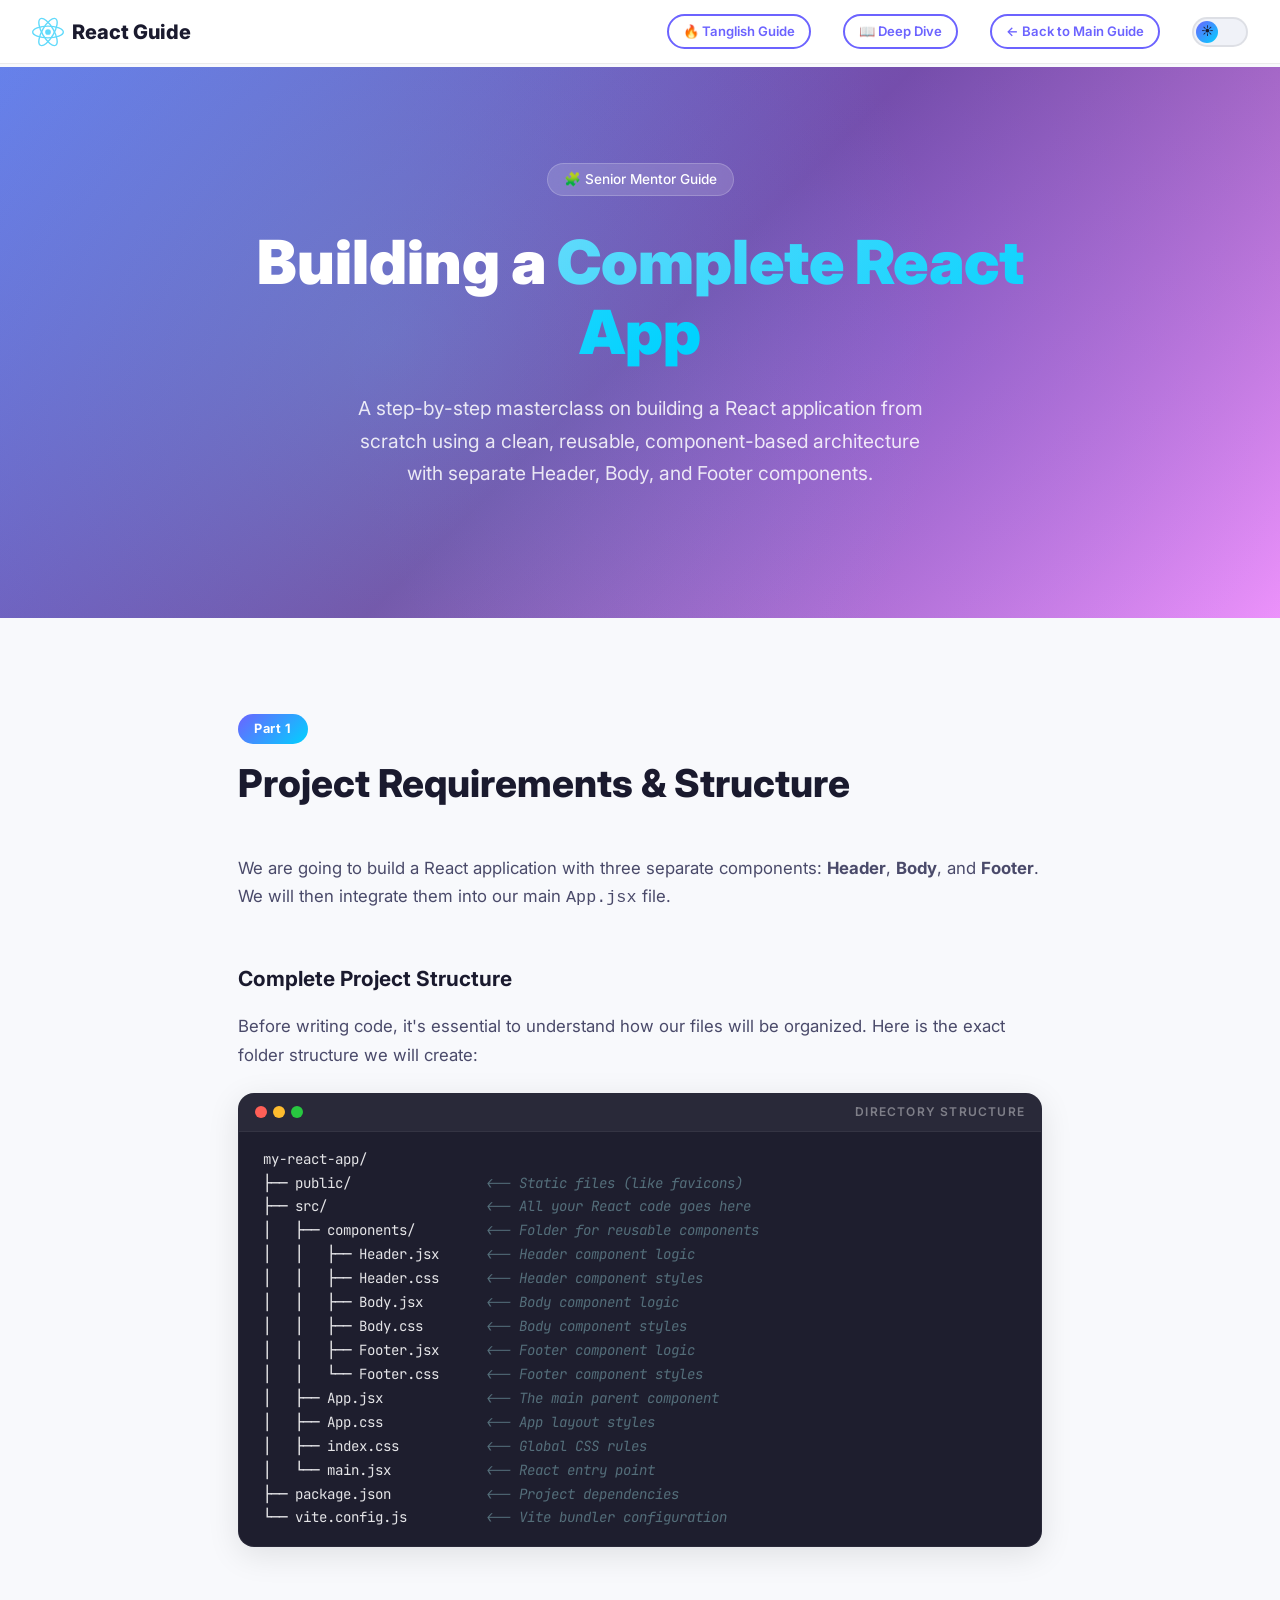
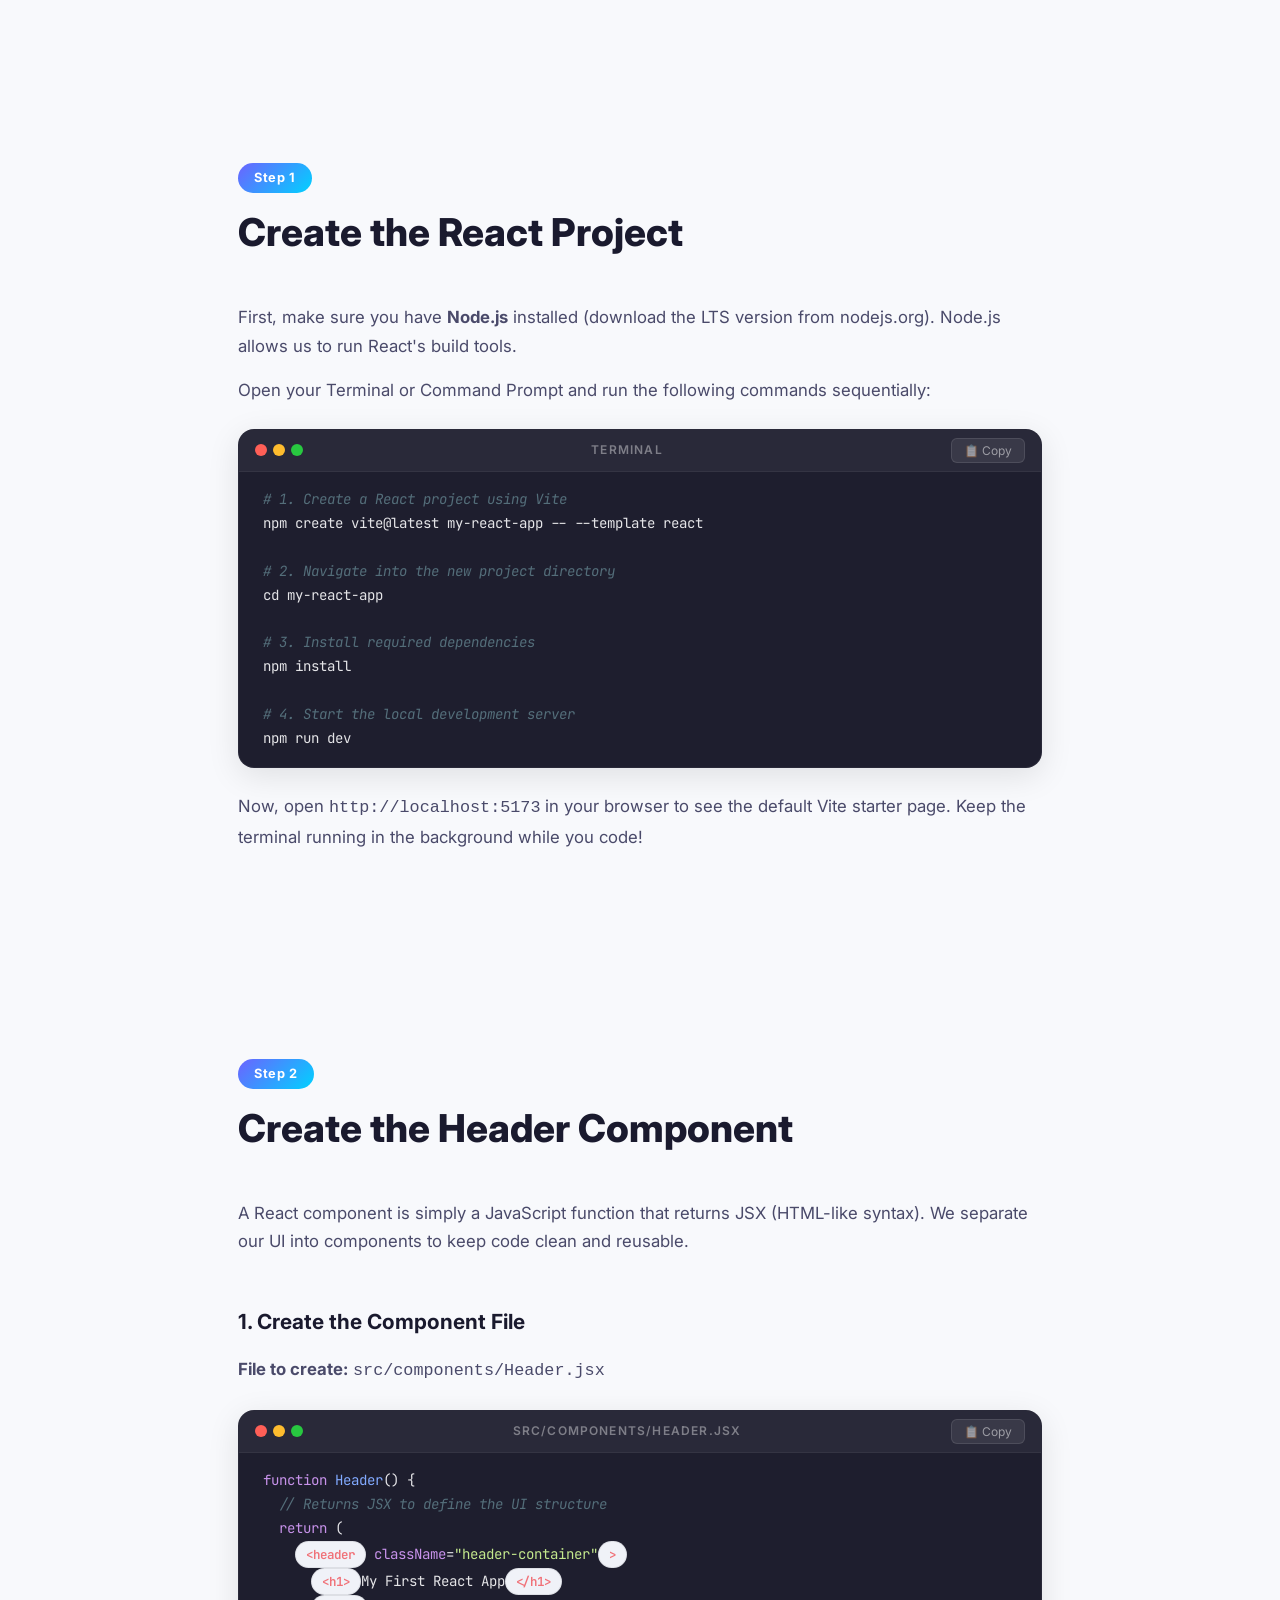
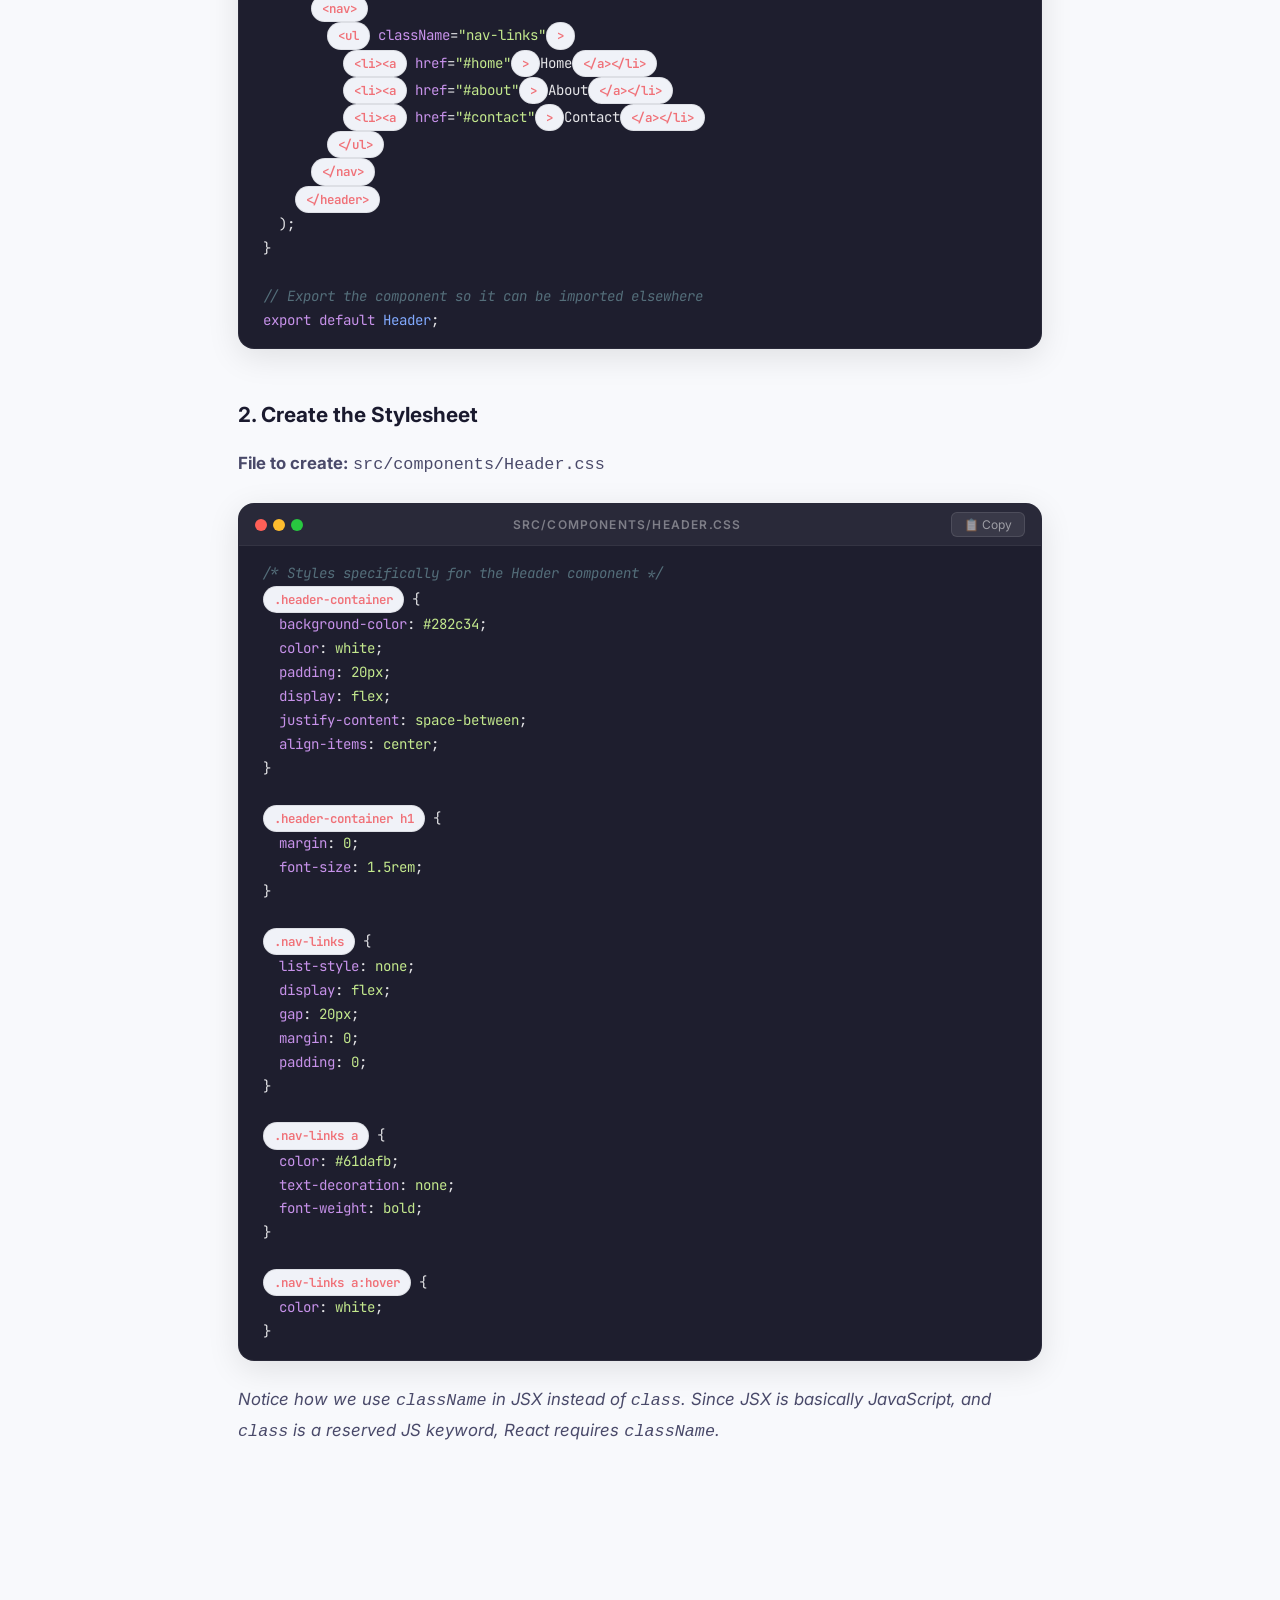
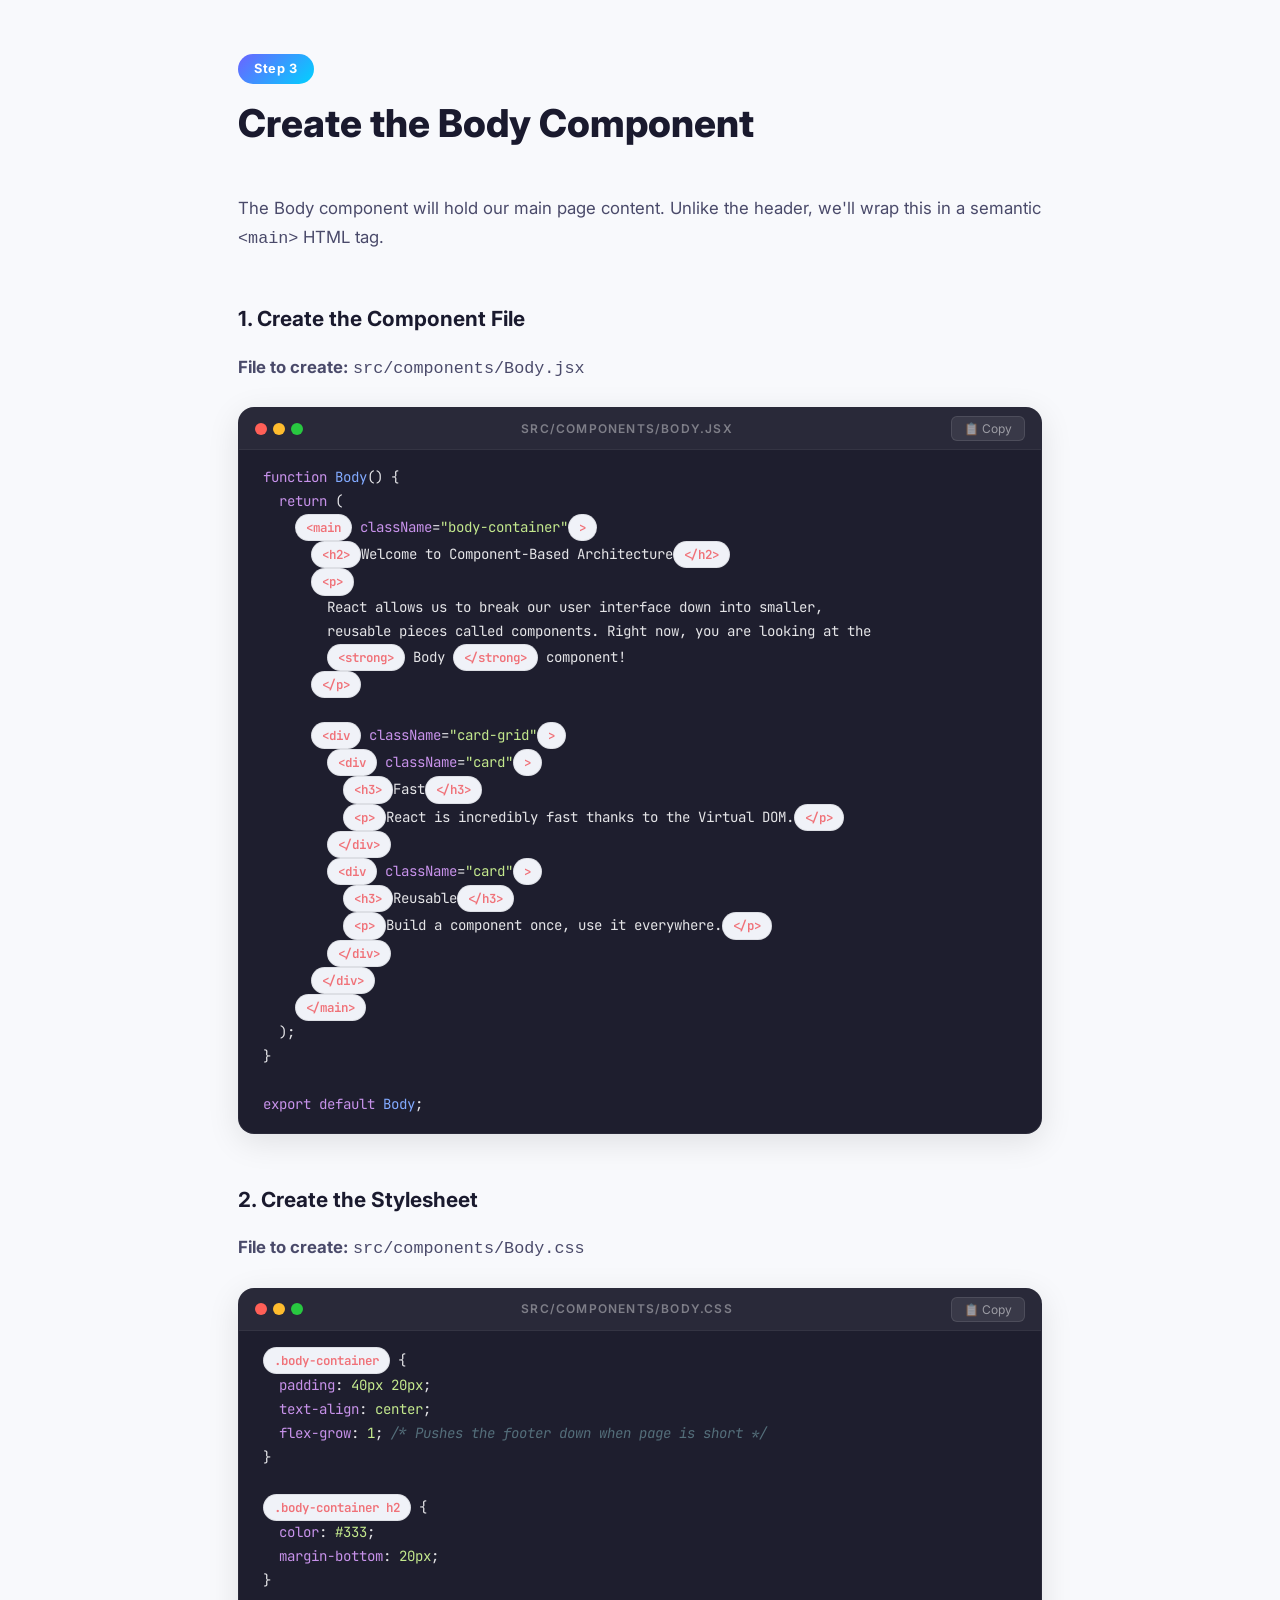
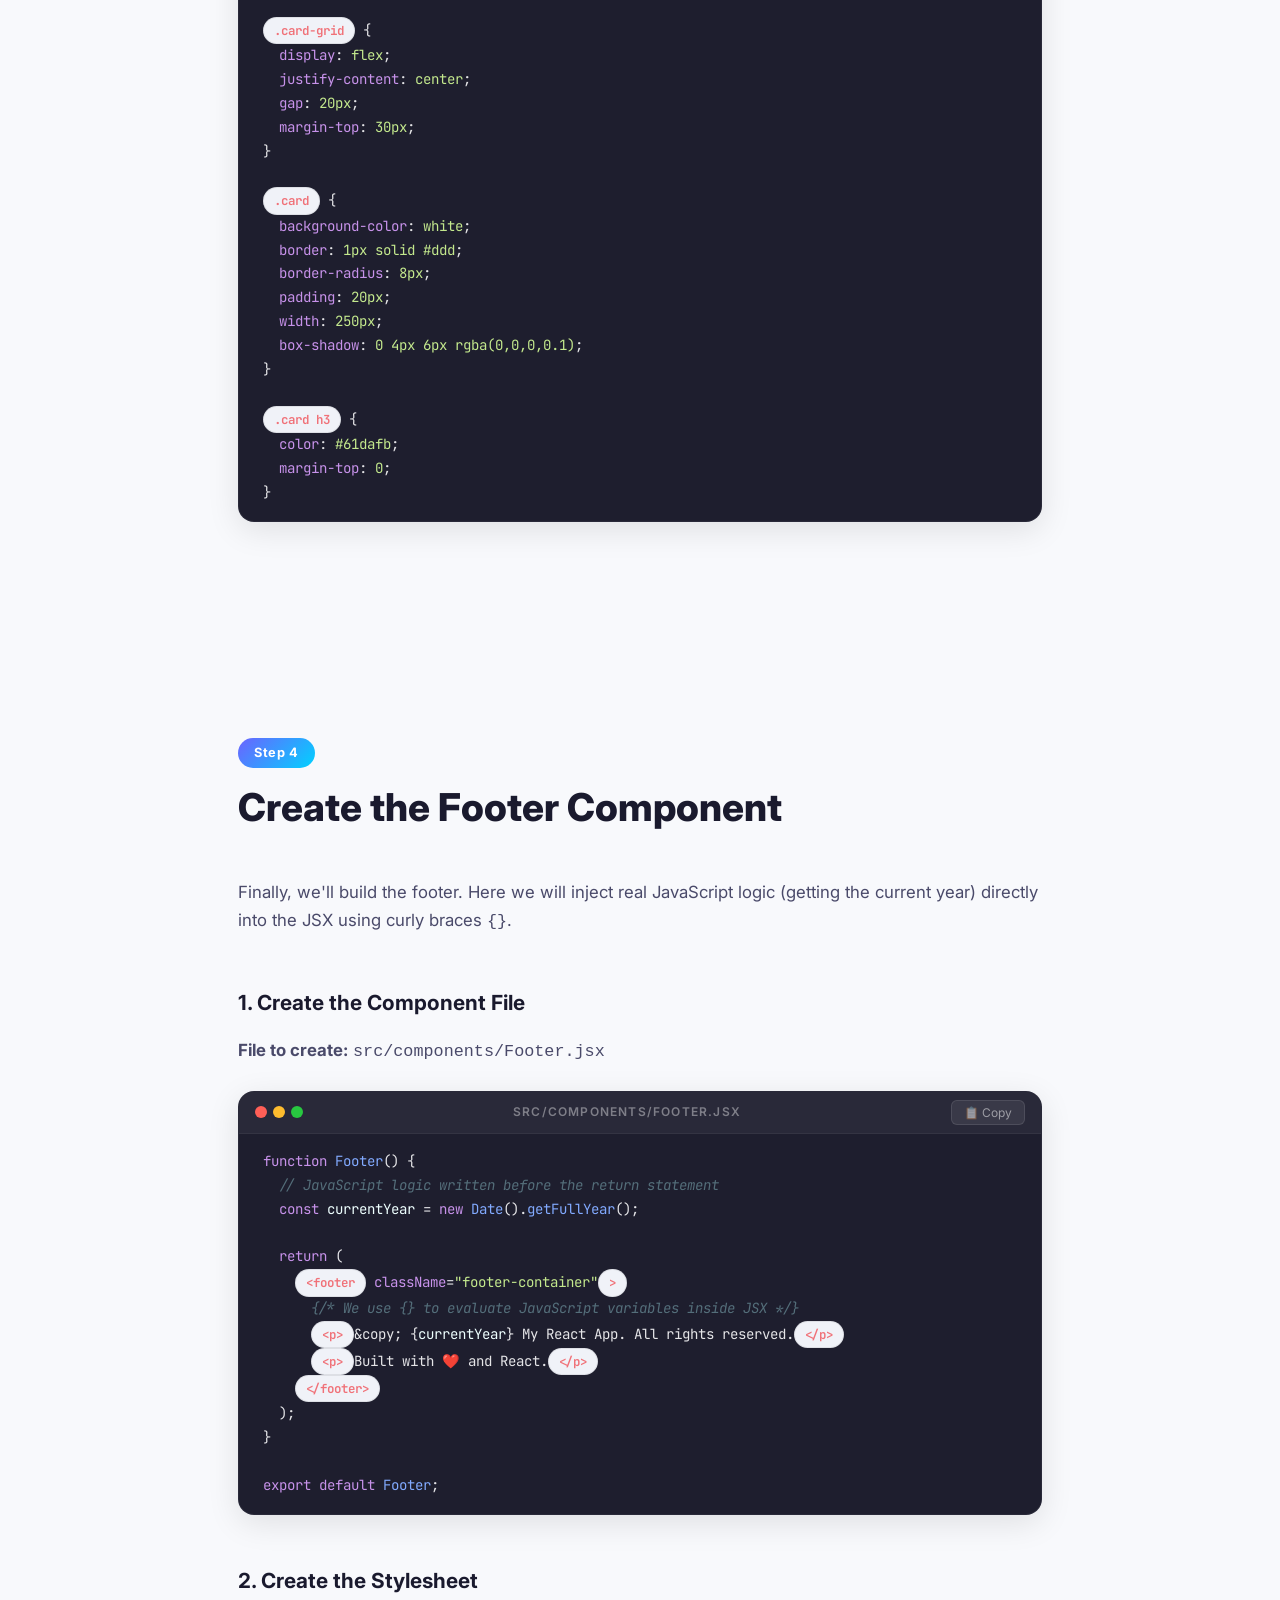
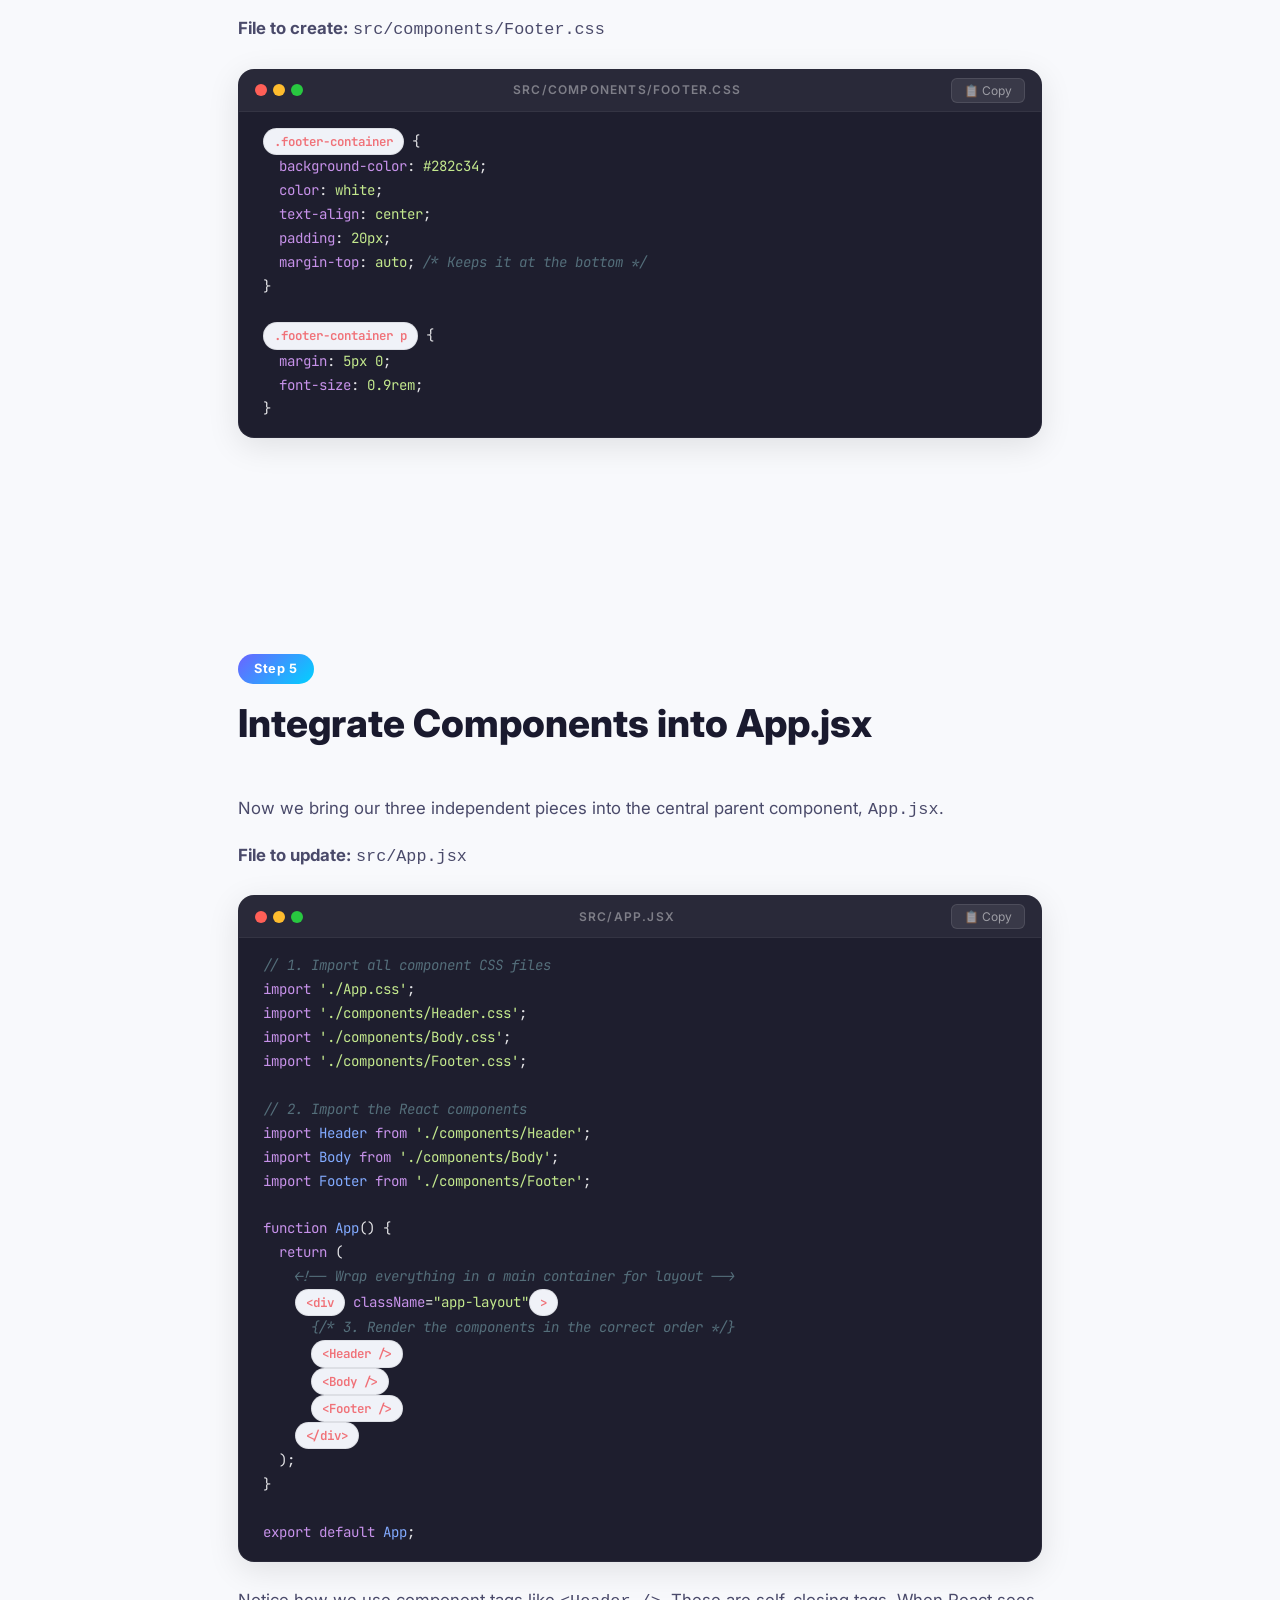
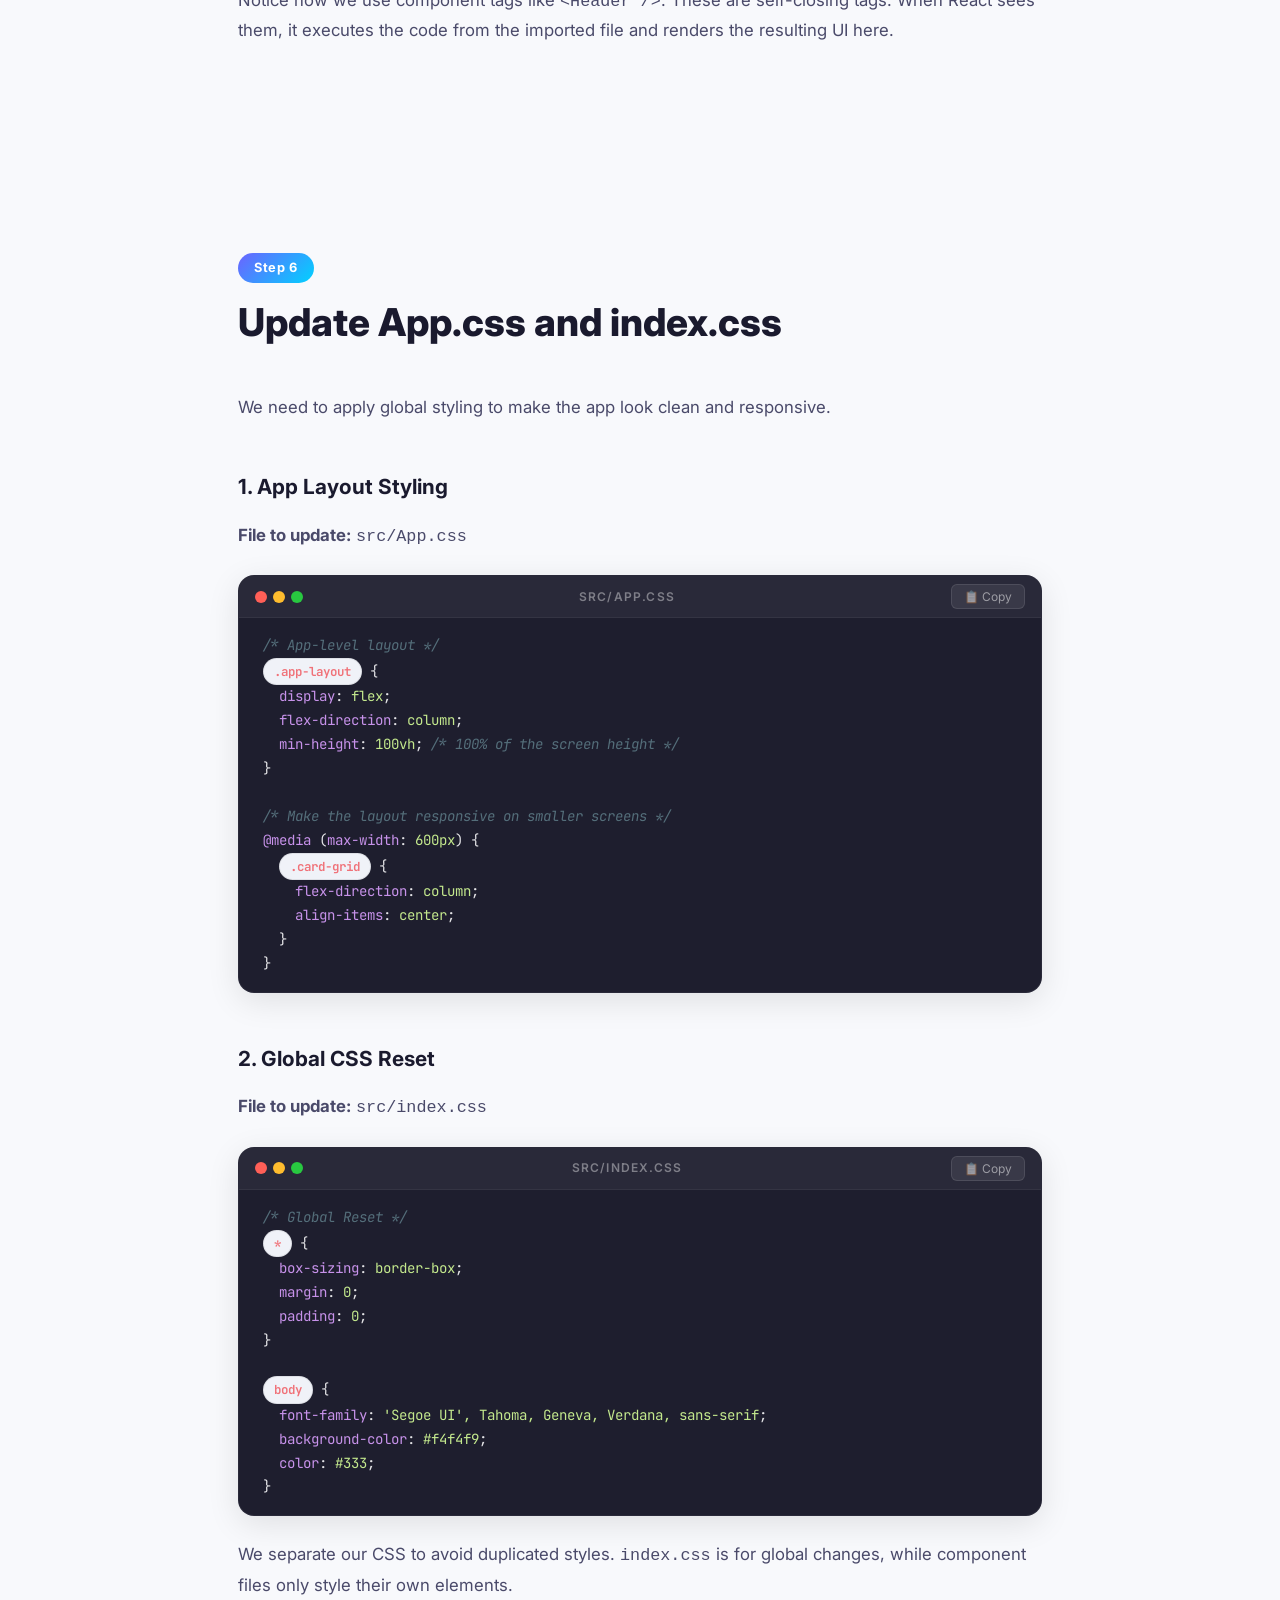
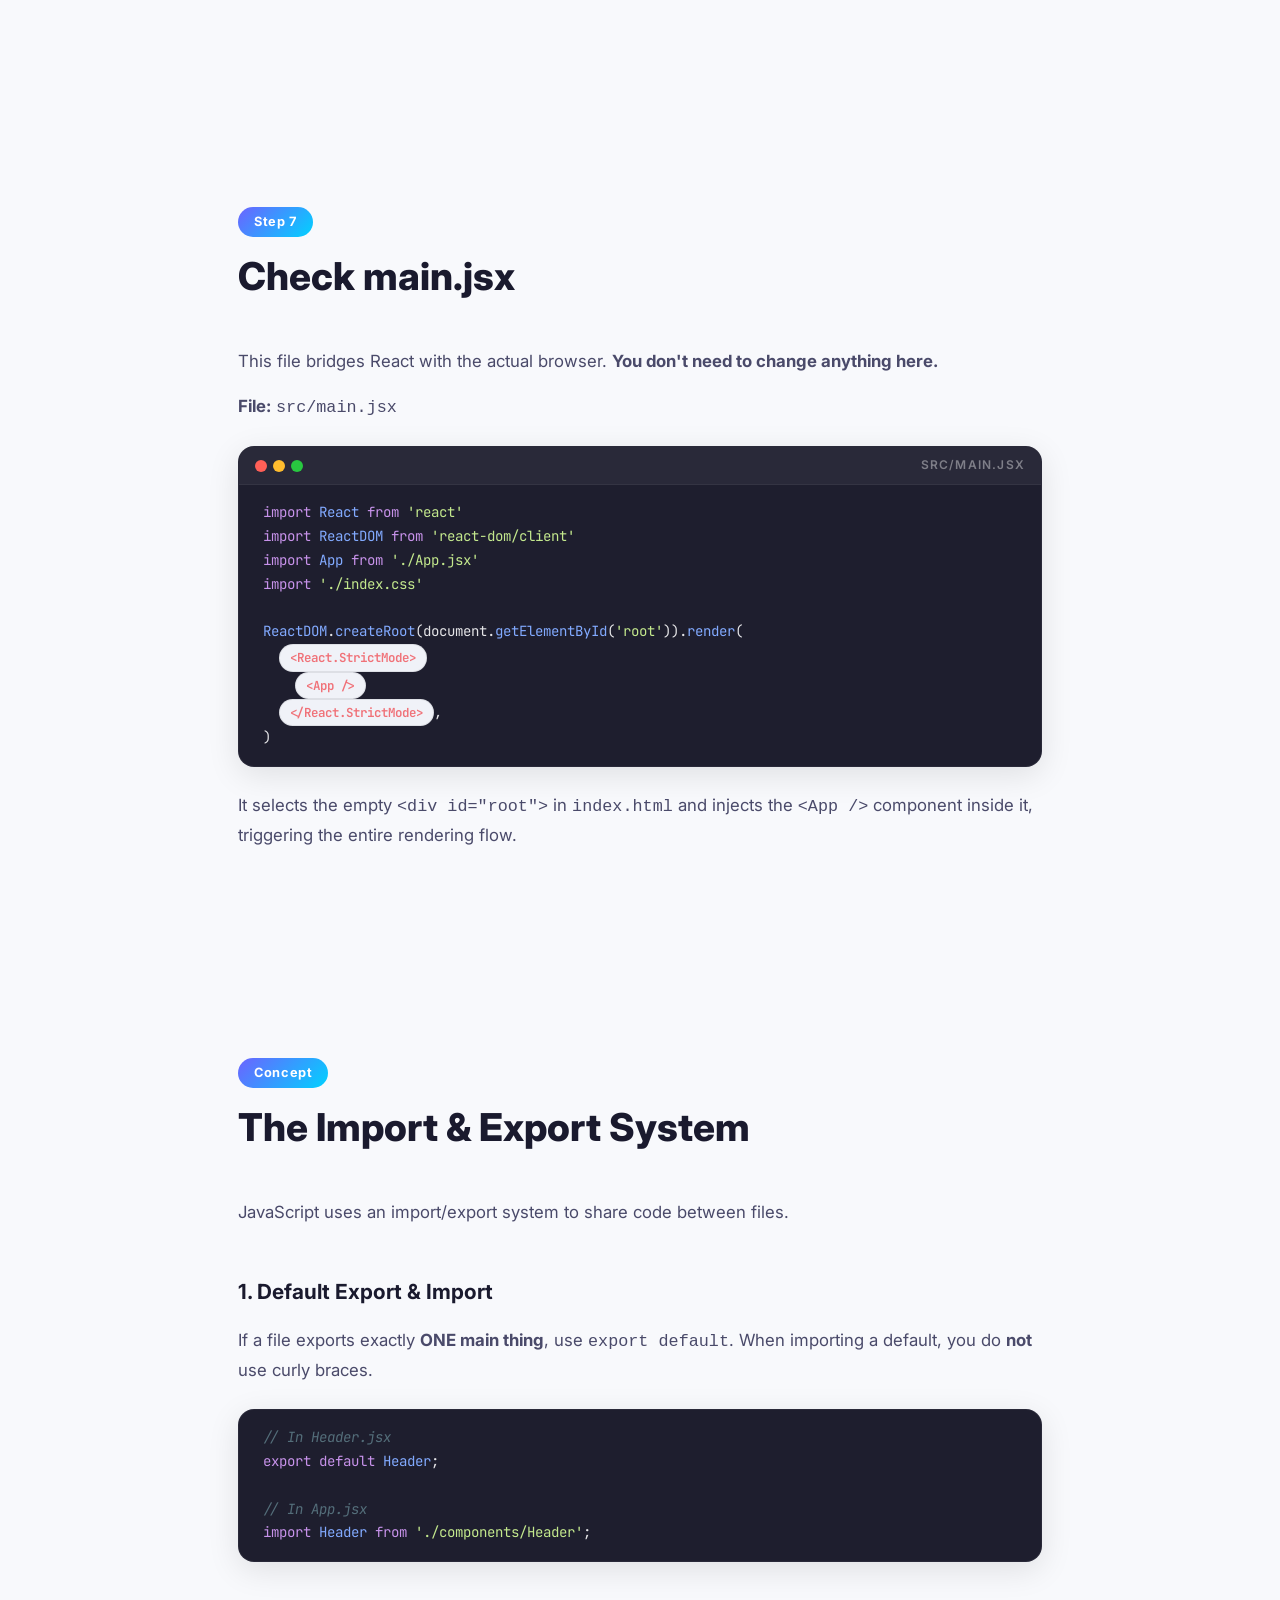
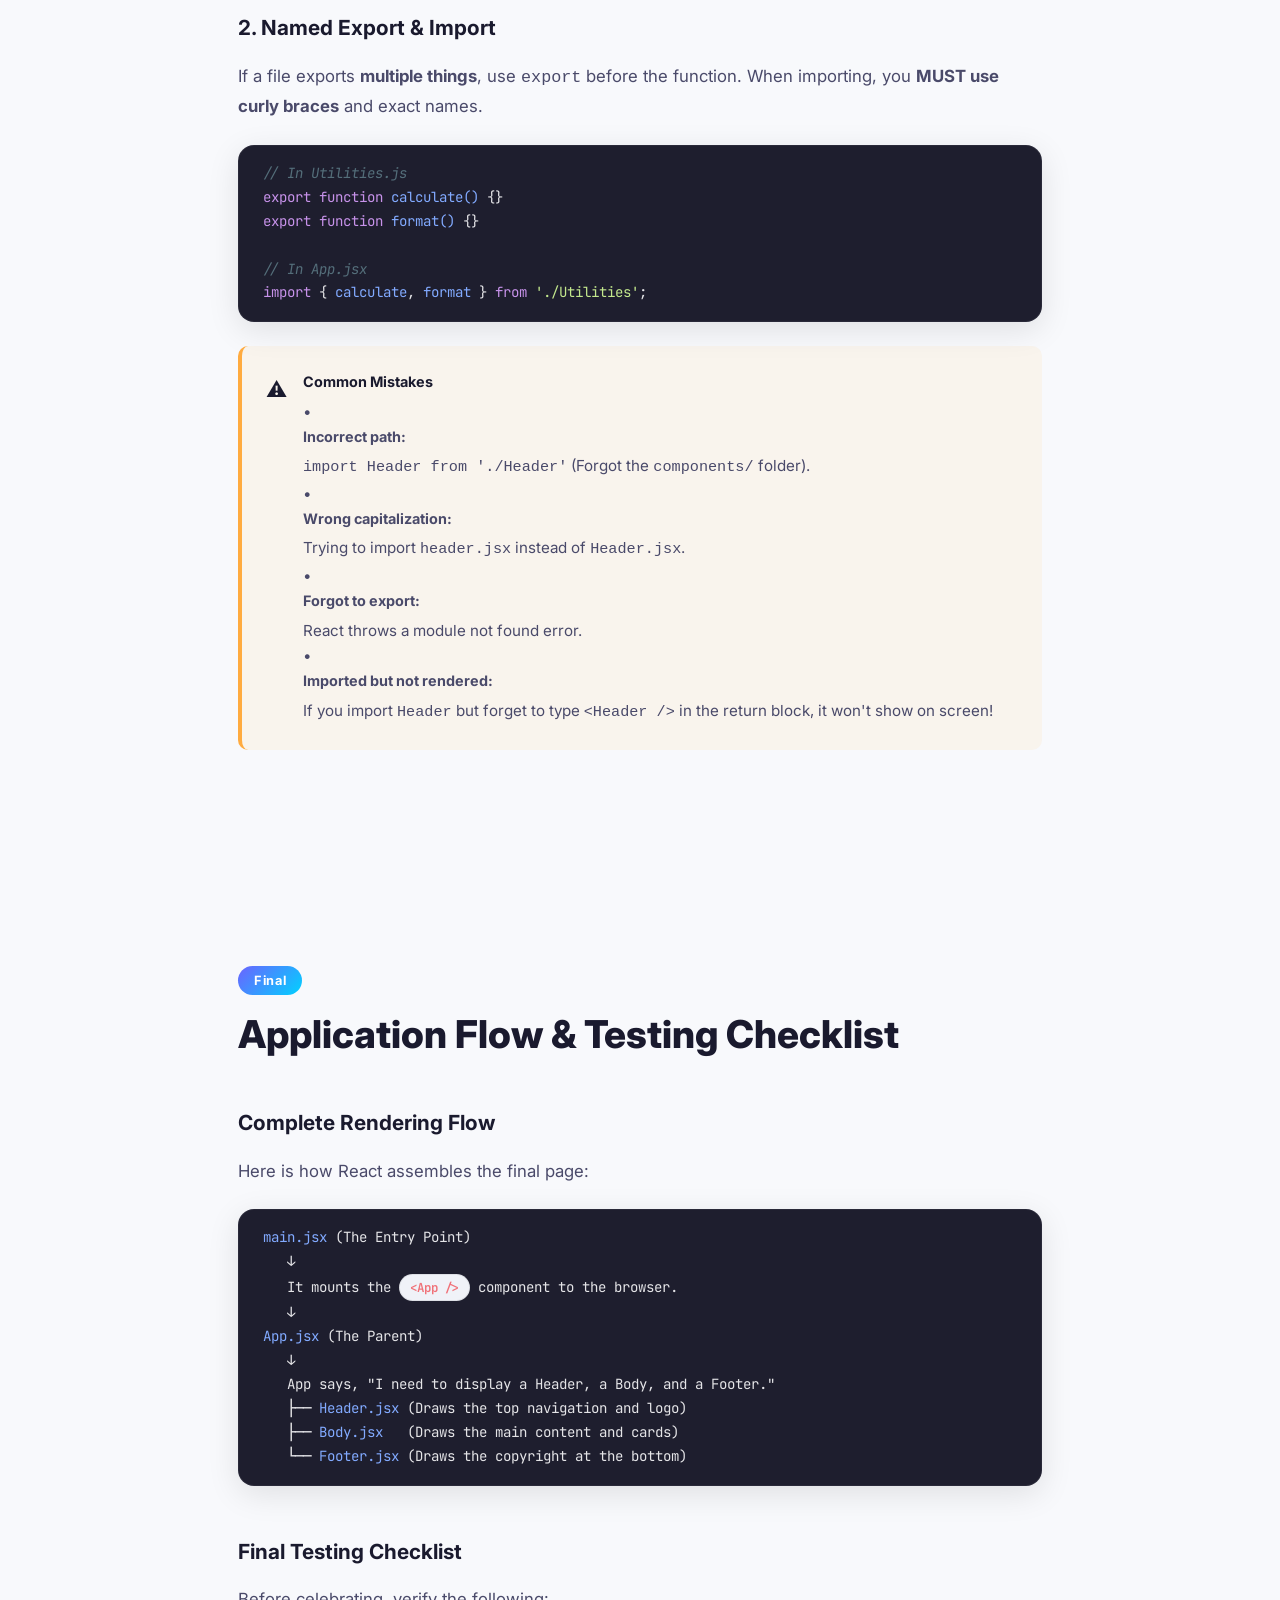
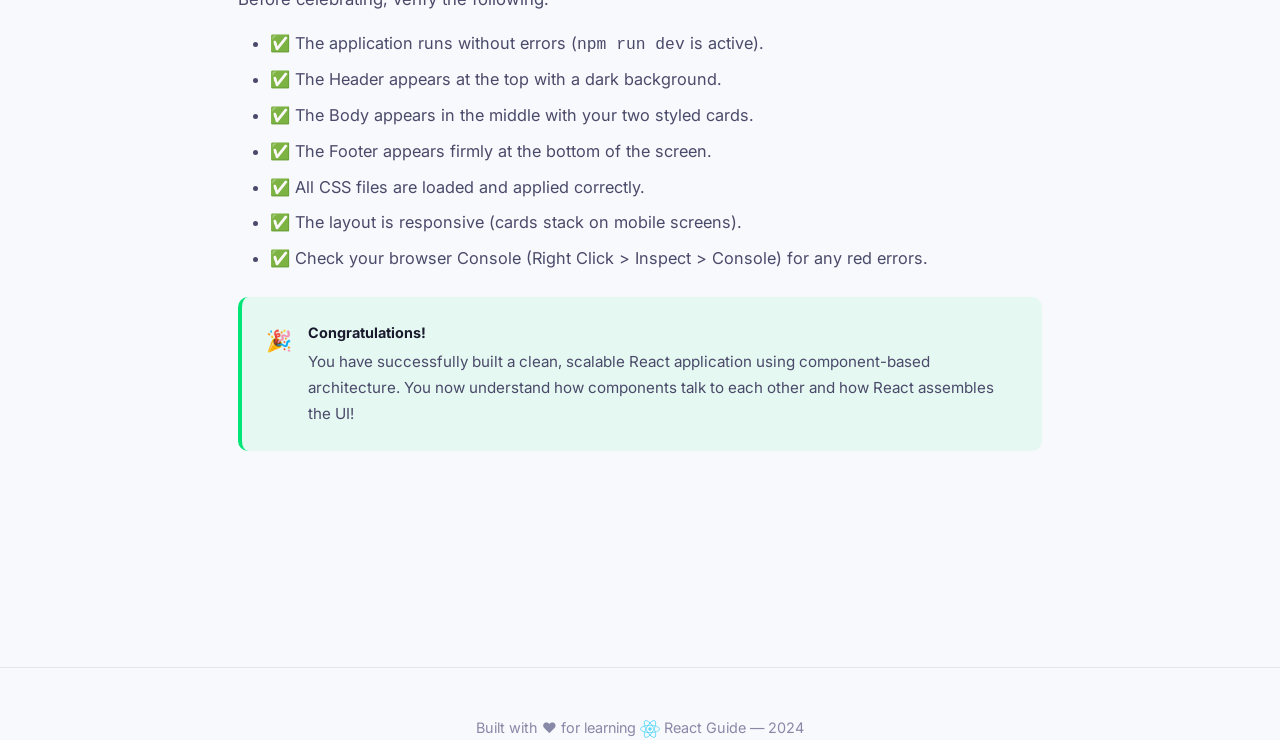
<file: component-guide.html>
<!DOCTYPE html>
<html lang="en" data-theme="light">
<head>
  <meta charset="UTF-8" />
  <meta name="viewport" content="width=device-width, initial-scale=1.0" />
  <meta name="description" content="A complete mentor guide to building a React application from scratch with Header, Body, and Footer components." />
  <title>React Components — The Ultimate Guide</title>
  <link rel="stylesheet" href="styles.css" />
  <link rel="icon" href="data:image/svg+xml,<svg xmlns='http://www.w3.org/2000/svg' viewBox='0 0 100 100'><text y='.9em' font-size='90'>⚛️</text></svg>" />
</head>
<body>

  <!-- ========== TOPBAR ========== -->
  <header class="topbar" id="topbar">
    <div style="display:flex;align-items:center;gap:12px">
      <a href="index.html" class="topbar-brand">
        <svg class="react-icon" viewBox="-11.5 -10.232 23 20.463" fill="none" xmlns="http://www.w3.org/2000/svg">
          <circle r="2.05" fill="#61dafb"/>
          <g stroke="#61dafb" stroke-width="1" fill="none">
            <ellipse rx="11" ry="4.2"/>
            <ellipse rx="11" ry="4.2" transform="rotate(60)"/>
            <ellipse rx="11" ry="4.2" transform="rotate(120)"/>
          </g>
        </svg>
        React Guide
      </a>
    </div>
    <div class="topbar-actions">
      <a href="tanglish-guide.html" class="btn btn-outline btn-sm" style="margin-right: var(--space-md);">🔥 Tanglish Guide</a>
      <a href="details.html" class="btn btn-outline btn-sm" style="margin-right: var(--space-md);">📖 Deep Dive</a>
      <a href="index.html" class="btn btn-outline btn-sm" style="margin-right: var(--space-md);">← Back to Main Guide</a>
      <div class="theme-toggle" id="themeToggle" role="button" aria-label="Toggle dark mode" tabindex="0">
        <div class="theme-toggle-knob">
          <span id="themeIcon">☀️</span>
        </div>
      </div>
    </div>
  </header>

  <main class="main-content" style="margin-left: 0;">

    <section class="hero" id="hero" style="min-height: 450px;">
      <div class="hero-content">
        <div class="hero-badge">🧩 Senior Mentor Guide</div>
        <h1>Building a <span class="gradient-text">Complete React App</span></h1>
        <p>A step-by-step masterclass on building a React application from scratch using a clean, reusable, component-based architecture with separate Header, Body, and Footer components.</p>
      </div>
    </section>

    <!-- 1. Project Requirements & Structure -->
    <section class="section visible">
      <div class="section-header">
        <div class="section-number">Part 1</div>
        <h2>Project Requirements & Structure</h2>
      </div>
      
      <p>We are going to build a React application with three separate components: <strong>Header</strong>, <strong>Body</strong>, and <strong>Footer</strong>. We will then integrate them into our main <code>App.jsx</code> file.</p>
      
      <h3>Complete Project Structure</h3>
      <p>Before writing code, it's essential to understand how our files will be organized. Here is the exact folder structure we will create:</p>
      
      <div class="code-block">
        <div class="code-header">
          <div class="code-dots"><div class="code-dot red"></div><div class="code-dot yellow"></div><div class="code-dot green"></div></div>
          <span class="code-language">Directory Structure</span>
        </div>
        <div class="code-body"><pre>my-react-app/
├── public/                 <span class="comment">&lt;-- Static files (like favicons)</span>
├── src/                    <span class="comment">&lt;-- All your React code goes here</span>
│   ├── components/         <span class="comment">&lt;-- Folder for reusable components</span>
│   │   ├── Header.jsx      <span class="comment">&lt;-- Header component logic</span>
│   │   ├── Header.css      <span class="comment">&lt;-- Header component styles</span>
│   │   ├── Body.jsx        <span class="comment">&lt;-- Body component logic</span>
│   │   ├── Body.css        <span class="comment">&lt;-- Body component styles</span>
│   │   ├── Footer.jsx      <span class="comment">&lt;-- Footer component logic</span>
│   │   └── Footer.css      <span class="comment">&lt;-- Footer component styles</span>
│   ├── App.jsx             <span class="comment">&lt;-- The main parent component</span>
│   ├── App.css             <span class="comment">&lt;-- App layout styles</span>
│   ├── index.css           <span class="comment">&lt;-- Global CSS rules</span>
│   └── main.jsx            <span class="comment">&lt;-- React entry point</span>
├── package.json            <span class="comment">&lt;-- Project dependencies</span>
└── vite.config.js          <span class="comment">&lt;-- Vite bundler configuration</span></pre></div>
      </div>
    </section>

    <!-- 2. Step 1: Create the React Project -->
    <section class="section visible">
      <div class="section-header">
        <div class="section-number">Step 1</div>
        <h2>Create the React Project</h2>
      </div>

      <p>First, make sure you have <strong>Node.js</strong> installed (download the LTS version from nodejs.org). Node.js allows us to run React's build tools.</p>
      <p>Open your Terminal or Command Prompt and run the following commands sequentially:</p>

      <div class="code-block">
        <div class="code-header">
          <div class="code-dots"><div class="code-dot red"></div><div class="code-dot yellow"></div><div class="code-dot green"></div></div>
          <span class="code-language">Terminal</span>
          <button class="code-copy-btn" onclick="copyCode(this)">📋 Copy</button>
        </div>
        <div class="code-body"><pre><span class="comment"># 1. Create a React project using Vite</span>
npm create vite@latest my-react-app -- --template react

<span class="comment"># 2. Navigate into the new project directory</span>
cd my-react-app

<span class="comment"># 3. Install required dependencies</span>
npm install

<span class="comment"># 4. Start the local development server</span>
npm run dev</pre></div>
      </div>
      
      <p>Now, open <code>http://localhost:5173</code> in your browser to see the default Vite starter page. Keep the terminal running in the background while you code!</p>
    </section>

    <!-- 3. Step 2: Create the Header Component -->
    <section class="section visible">
      <div class="section-header">
        <div class="section-number">Step 2</div>
        <h2>Create the Header Component</h2>
      </div>

      <p>A React component is simply a JavaScript function that returns JSX (HTML-like syntax). We separate our UI into components to keep code clean and reusable.</p>
      
      <h3>1. Create the Component File</h3>
      <p><strong>File to create:</strong> <code>src/components/Header.jsx</code></p>
      <div class="code-block">
        <div class="code-header">
          <div class="code-dots"><div class="code-dot red"></div><div class="code-dot yellow"></div><div class="code-dot green"></div></div>
          <span class="code-language">src/components/Header.jsx</span>
          <button class="code-copy-btn" onclick="copyCode(this)">📋 Copy</button>
        </div>
        <div class="code-body"><pre><span class="keyword">function</span> <span class="function">Header</span>() {
  <span class="comment">// Returns JSX to define the UI structure</span>
  <span class="keyword">return</span> (
    <span class="tag">&lt;header</span> <span class="attr">className</span>=<span class="string">"header-container"</span><span class="tag">&gt;</span>
      <span class="tag">&lt;h1&gt;</span>My First React App<span class="tag">&lt;/h1&gt;</span>
      <span class="tag">&lt;nav&gt;</span>
        <span class="tag">&lt;ul</span> <span class="attr">className</span>=<span class="string">"nav-links"</span><span class="tag">&gt;</span>
          <span class="tag">&lt;li&gt;&lt;a</span> <span class="attr">href</span>=<span class="string">"#home"</span><span class="tag">&gt;</span>Home<span class="tag">&lt;/a&gt;&lt;/li&gt;</span>
          <span class="tag">&lt;li&gt;&lt;a</span> <span class="attr">href</span>=<span class="string">"#about"</span><span class="tag">&gt;</span>About<span class="tag">&lt;/a&gt;&lt;/li&gt;</span>
          <span class="tag">&lt;li&gt;&lt;a</span> <span class="attr">href</span>=<span class="string">"#contact"</span><span class="tag">&gt;</span>Contact<span class="tag">&lt;/a&gt;&lt;/li&gt;</span>
        <span class="tag">&lt;/ul&gt;</span>
      <span class="tag">&lt;/nav&gt;</span>
    <span class="tag">&lt;/header&gt;</span>
  );
}

<span class="comment">// Export the component so it can be imported elsewhere</span>
<span class="keyword">export default</span> <span class="function">Header</span>;</pre></div>
      </div>

      <h3>2. Create the Stylesheet</h3>
      <p><strong>File to create:</strong> <code>src/components/Header.css</code></p>
      <div class="code-block">
        <div class="code-header">
          <div class="code-dots"><div class="code-dot red"></div><div class="code-dot yellow"></div><div class="code-dot green"></div></div>
          <span class="code-language">src/components/Header.css</span>
          <button class="code-copy-btn" onclick="copyCode(this)">📋 Copy</button>
        </div>
        <div class="code-body"><pre><span class="comment">/* Styles specifically for the Header component */</span>
<span class="tag">.header-container</span> {
  <span class="attr">background-color</span>: <span class="value">#282c34</span>;
  <span class="attr">color</span>: <span class="value">white</span>;
  <span class="attr">padding</span>: <span class="value">20px</span>;
  <span class="attr">display</span>: <span class="value">flex</span>;
  <span class="attr">justify-content</span>: <span class="value">space-between</span>;
  <span class="attr">align-items</span>: <span class="value">center</span>;
}

<span class="tag">.header-container h1</span> {
  <span class="attr">margin</span>: <span class="value">0</span>;
  <span class="attr">font-size</span>: <span class="value">1.5rem</span>;
}

<span class="tag">.nav-links</span> {
  <span class="attr">list-style</span>: <span class="value">none</span>;
  <span class="attr">display</span>: <span class="value">flex</span>;
  <span class="attr">gap</span>: <span class="value">20px</span>;
  <span class="attr">margin</span>: <span class="value">0</span>;
  <span class="attr">padding</span>: <span class="value">0</span>;
}

<span class="tag">.nav-links a</span> {
  <span class="attr">color</span>: <span class="value">#61dafb</span>;
  <span class="attr">text-decoration</span>: <span class="value">none</span>;
  <span class="attr">font-weight</span>: <span class="value">bold</span>;
}

<span class="tag">.nav-links a:hover</span> {
  <span class="attr">color</span>: <span class="value">white</span>;
}</pre></div>
      </div>
      <p><em>Notice how we use <code>className</code> in JSX instead of <code>class</code>. Since JSX is basically JavaScript, and <code>class</code> is a reserved JS keyword, React requires <code>className</code>.</em></p>
    </section>

    <!-- 4. Step 3: Create the Body Component -->
    <section class="section visible">
      <div class="section-header">
        <div class="section-number">Step 3</div>
        <h2>Create the Body Component</h2>
      </div>

      <p>The Body component will hold our main page content. Unlike the header, we'll wrap this in a semantic <code>&lt;main&gt;</code> HTML tag.</p>

      <h3>1. Create the Component File</h3>
      <p><strong>File to create:</strong> <code>src/components/Body.jsx</code></p>
      <div class="code-block">
        <div class="code-header">
          <div class="code-dots"><div class="code-dot red"></div><div class="code-dot yellow"></div><div class="code-dot green"></div></div>
          <span class="code-language">src/components/Body.jsx</span>
          <button class="code-copy-btn" onclick="copyCode(this)">📋 Copy</button>
        </div>
        <div class="code-body"><pre><span class="keyword">function</span> <span class="function">Body</span>() {
  <span class="keyword">return</span> (
    <span class="tag">&lt;main</span> <span class="attr">className</span>=<span class="string">"body-container"</span><span class="tag">&gt;</span>
      <span class="tag">&lt;h2&gt;</span>Welcome to Component-Based Architecture<span class="tag">&lt;/h2&gt;</span>
      <span class="tag">&lt;p&gt;</span>
        React allows us to break our user interface down into smaller, 
        reusable pieces called components. Right now, you are looking at the 
        <span class="tag">&lt;strong&gt;</span> Body <span class="tag">&lt;/strong&gt;</span> component!
      <span class="tag">&lt;/p&gt;</span>
      
      <span class="tag">&lt;div</span> <span class="attr">className</span>=<span class="string">"card-grid"</span><span class="tag">&gt;</span>
        <span class="tag">&lt;div</span> <span class="attr">className</span>=<span class="string">"card"</span><span class="tag">&gt;</span>
          <span class="tag">&lt;h3&gt;</span>Fast<span class="tag">&lt;/h3&gt;</span>
          <span class="tag">&lt;p&gt;</span>React is incredibly fast thanks to the Virtual DOM.<span class="tag">&lt;/p&gt;</span>
        <span class="tag">&lt;/div&gt;</span>
        <span class="tag">&lt;div</span> <span class="attr">className</span>=<span class="string">"card"</span><span class="tag">&gt;</span>
          <span class="tag">&lt;h3&gt;</span>Reusable<span class="tag">&lt;/h3&gt;</span>
          <span class="tag">&lt;p&gt;</span>Build a component once, use it everywhere.<span class="tag">&lt;/p&gt;</span>
        <span class="tag">&lt;/div&gt;</span>
      <span class="tag">&lt;/div&gt;</span>
    <span class="tag">&lt;/main&gt;</span>
  );
}

<span class="keyword">export default</span> <span class="function">Body</span>;</pre></div>
      </div>

      <h3>2. Create the Stylesheet</h3>
      <p><strong>File to create:</strong> <code>src/components/Body.css</code></p>
      <div class="code-block">
        <div class="code-header">
          <div class="code-dots"><div class="code-dot red"></div><div class="code-dot yellow"></div><div class="code-dot green"></div></div>
          <span class="code-language">src/components/Body.css</span>
          <button class="code-copy-btn" onclick="copyCode(this)">📋 Copy</button>
        </div>
        <div class="code-body"><pre><span class="tag">.body-container</span> {
  <span class="attr">padding</span>: <span class="value">40px 20px</span>;
  <span class="attr">text-align</span>: <span class="value">center</span>;
  <span class="attr">flex-grow</span>: <span class="value">1</span>; <span class="comment">/* Pushes the footer down when page is short */</span>
}

<span class="tag">.body-container h2</span> {
  <span class="attr">color</span>: <span class="value">#333</span>;
  <span class="attr">margin-bottom</span>: <span class="value">20px</span>;
}

<span class="tag">.card-grid</span> {
  <span class="attr">display</span>: <span class="value">flex</span>;
  <span class="attr">justify-content</span>: <span class="value">center</span>;
  <span class="attr">gap</span>: <span class="value">20px</span>;
  <span class="attr">margin-top</span>: <span class="value">30px</span>;
}

<span class="tag">.card</span> {
  <span class="attr">background-color</span>: <span class="value">white</span>;
  <span class="attr">border</span>: <span class="value">1px solid #ddd</span>;
  <span class="attr">border-radius</span>: <span class="value">8px</span>;
  <span class="attr">padding</span>: <span class="value">20px</span>;
  <span class="attr">width</span>: <span class="value">250px</span>;
  <span class="attr">box-shadow</span>: <span class="value">0 4px 6px rgba(0,0,0,0.1)</span>;
}

<span class="tag">.card h3</span> {
  <span class="attr">color</span>: <span class="value">#61dafb</span>;
  <span class="attr">margin-top</span>: <span class="value">0</span>;
}</pre></div>
      </div>
    </section>

    <!-- 5. Step 4: Create the Footer Component -->
    <section class="section visible">
      <div class="section-header">
        <div class="section-number">Step 4</div>
        <h2>Create the Footer Component</h2>
      </div>

      <p>Finally, we'll build the footer. Here we will inject real JavaScript logic (getting the current year) directly into the JSX using curly braces <code>{}</code>.</p>

      <h3>1. Create the Component File</h3>
      <p><strong>File to create:</strong> <code>src/components/Footer.jsx</code></p>
      <div class="code-block">
        <div class="code-header">
          <div class="code-dots"><div class="code-dot red"></div><div class="code-dot yellow"></div><div class="code-dot green"></div></div>
          <span class="code-language">src/components/Footer.jsx</span>
          <button class="code-copy-btn" onclick="copyCode(this)">📋 Copy</button>
        </div>
        <div class="code-body"><pre><span class="keyword">function</span> <span class="function">Footer</span>() {
  <span class="comment">// JavaScript logic written before the return statement</span>
  <span class="keyword">const</span> <span class="variable">currentYear</span> = <span class="keyword">new</span> <span class="function">Date</span>().<span class="function">getFullYear</span>();

  <span class="keyword">return</span> (
    <span class="tag">&lt;footer</span> <span class="attr">className</span>=<span class="string">"footer-container"</span><span class="tag">&gt;</span>
      <span class="comment">{/* We use {} to evaluate JavaScript variables inside JSX */}</span>
      <span class="tag">&lt;p&gt;</span>&amp;copy; {<span class="variable">currentYear</span>} My React App. All rights reserved.<span class="tag">&lt;/p&gt;</span>
      <span class="tag">&lt;p&gt;</span>Built with ❤️ and React.<span class="tag">&lt;/p&gt;</span>
    <span class="tag">&lt;/footer&gt;</span>
  );
}

<span class="keyword">export default</span> <span class="function">Footer</span>;</pre></div>
      </div>

      <h3>2. Create the Stylesheet</h3>
      <p><strong>File to create:</strong> <code>src/components/Footer.css</code></p>
      <div class="code-block">
        <div class="code-header">
          <div class="code-dots"><div class="code-dot red"></div><div class="code-dot yellow"></div><div class="code-dot green"></div></div>
          <span class="code-language">src/components/Footer.css</span>
          <button class="code-copy-btn" onclick="copyCode(this)">📋 Copy</button>
        </div>
        <div class="code-body"><pre><span class="tag">.footer-container</span> {
  <span class="attr">background-color</span>: <span class="value">#282c34</span>;
  <span class="attr">color</span>: <span class="value">white</span>;
  <span class="attr">text-align</span>: <span class="value">center</span>;
  <span class="attr">padding</span>: <span class="value">20px</span>;
  <span class="attr">margin-top</span>: <span class="value">auto</span>; <span class="comment">/* Keeps it at the bottom */</span>
}

<span class="tag">.footer-container p</span> {
  <span class="attr">margin</span>: <span class="value">5px 0</span>;
  <span class="attr">font-size</span>: <span class="value">0.9rem</span>;
}</pre></div>
      </div>
    </section>

    <!-- 6. Step 5: Integrate All Components -->
    <section class="section visible">
      <div class="section-header">
        <div class="section-number">Step 5</div>
        <h2>Integrate Components into App.jsx</h2>
      </div>

      <p>Now we bring our three independent pieces into the central parent component, <code>App.jsx</code>.</p>
      <p><strong>File to update:</strong> <code>src/App.jsx</code></p>

      <div class="code-block">
        <div class="code-header">
          <div class="code-dots"><div class="code-dot red"></div><div class="code-dot yellow"></div><div class="code-dot green"></div></div>
          <span class="code-language">src/App.jsx</span>
          <button class="code-copy-btn" onclick="copyCode(this)">📋 Copy</button>
        </div>
        <div class="code-body"><pre><span class="comment">// 1. Import all component CSS files</span>
<span class="keyword">import</span> <span class="string">'./App.css'</span>;
<span class="keyword">import</span> <span class="string">'./components/Header.css'</span>;
<span class="keyword">import</span> <span class="string">'./components/Body.css'</span>;
<span class="keyword">import</span> <span class="string">'./components/Footer.css'</span>;

<span class="comment">// 2. Import the React components</span>
<span class="keyword">import</span> <span class="function">Header</span> <span class="keyword">from</span> <span class="string">'./components/Header'</span>;
<span class="keyword">import</span> <span class="function">Body</span> <span class="keyword">from</span> <span class="string">'./components/Body'</span>;
<span class="keyword">import</span> <span class="function">Footer</span> <span class="keyword">from</span> <span class="string">'./components/Footer'</span>;

<span class="keyword">function</span> <span class="function">App</span>() {
  <span class="keyword">return</span> (
    <span class="comment">&lt;!-- Wrap everything in a main container for layout --&gt;</span>
    <span class="tag">&lt;div</span> <span class="attr">className</span>=<span class="string">"app-layout"</span><span class="tag">&gt;</span>
      <span class="comment">{/* 3. Render the components in the correct order */}</span>
      <span class="tag">&lt;Header /&gt;</span>
      <span class="tag">&lt;Body /&gt;</span>
      <span class="tag">&lt;Footer /&gt;</span>
    <span class="tag">&lt;/div&gt;</span>
  );
}

<span class="keyword">export default</span> <span class="function">App</span>;</pre></div>
      </div>
      
      <p>Notice how we use component tags like <code>&lt;Header /&gt;</code>. These are self-closing tags. When React sees them, it executes the code from the imported file and renders the resulting UI here.</p>
    </section>

    <!-- 7. Step 6: Global Styles -->
    <section class="section visible">
      <div class="section-header">
        <div class="section-number">Step 6</div>
        <h2>Update App.css and index.css</h2>
      </div>

      <p>We need to apply global styling to make the app look clean and responsive.</p>

      <h3>1. App Layout Styling</h3>
      <p><strong>File to update:</strong> <code>src/App.css</code></p>
      <div class="code-block">
        <div class="code-header">
          <div class="code-dots"><div class="code-dot red"></div><div class="code-dot yellow"></div><div class="code-dot green"></div></div>
          <span class="code-language">src/App.css</span>
          <button class="code-copy-btn" onclick="copyCode(this)">📋 Copy</button>
        </div>
        <div class="code-body"><pre><span class="comment">/* App-level layout */</span>
<span class="tag">.app-layout</span> {
  <span class="attr">display</span>: <span class="value">flex</span>;
  <span class="attr">flex-direction</span>: <span class="value">column</span>;
  <span class="attr">min-height</span>: <span class="value">100vh</span>; <span class="comment">/* 100% of the screen height */</span>
}

<span class="comment">/* Make the layout responsive on smaller screens */</span>
<span class="keyword">@media</span> (<span class="attr">max-width</span>: <span class="value">600px</span>) {
  <span class="tag">.card-grid</span> {
    <span class="attr">flex-direction</span>: <span class="value">column</span>;
    <span class="attr">align-items</span>: <span class="value">center</span>;
  }
}</pre></div>
      </div>

      <h3>2. Global CSS Reset</h3>
      <p><strong>File to update:</strong> <code>src/index.css</code></p>
      <div class="code-block">
        <div class="code-header">
          <div class="code-dots"><div class="code-dot red"></div><div class="code-dot yellow"></div><div class="code-dot green"></div></div>
          <span class="code-language">src/index.css</span>
          <button class="code-copy-btn" onclick="copyCode(this)">📋 Copy</button>
        </div>
        <div class="code-body"><pre><span class="comment">/* Global Reset */</span>
<span class="tag">*</span> {
  <span class="attr">box-sizing</span>: <span class="value">border-box</span>;
  <span class="attr">margin</span>: <span class="value">0</span>;
  <span class="attr">padding</span>: <span class="value">0</span>;
}

<span class="tag">body</span> {
  <span class="attr">font-family</span>: <span class="value">'Segoe UI', Tahoma, Geneva, Verdana, sans-serif</span>;
  <span class="attr">background-color</span>: <span class="value">#f4f4f9</span>;
  <span class="attr">color</span>: <span class="value">#333</span>;
}</pre></div>
      </div>
      <p>We separate our CSS to avoid duplicated styles. <code>index.css</code> is for global changes, while component files only style their own elements.</p>
    </section>

    <!-- 8. Step 7: Check main.jsx -->
    <section class="section visible">
      <div class="section-header">
        <div class="section-number">Step 7</div>
        <h2>Check main.jsx</h2>
      </div>

      <p>This file bridges React with the actual browser. <strong>You don't need to change anything here.</strong></p>
      
      <p><strong>File:</strong> <code>src/main.jsx</code></p>
      <div class="code-block">
        <div class="code-header">
          <div class="code-dots"><div class="code-dot red"></div><div class="code-dot yellow"></div><div class="code-dot green"></div></div>
          <span class="code-language">src/main.jsx</span>
        </div>
        <div class="code-body"><pre><span class="keyword">import</span> <span class="function">React</span> <span class="keyword">from</span> <span class="string">'react'</span>
<span class="keyword">import</span> <span class="function">ReactDOM</span> <span class="keyword">from</span> <span class="string">'react-dom/client'</span>
<span class="keyword">import</span> <span class="function">App</span> <span class="keyword">from</span> <span class="string">'./App.jsx'</span>
<span class="keyword">import</span> <span class="string">'./index.css'</span>

<span class="function">ReactDOM</span>.<span class="function">createRoot</span>(document.<span class="function">getElementById</span>(<span class="string">'root'</span>)).<span class="function">render</span>(
  <span class="tag">&lt;React.StrictMode&gt;</span>
    <span class="tag">&lt;App /&gt;</span>
  <span class="tag">&lt;/React.StrictMode&gt;</span>,
)</pre></div>
      </div>
      <p>It selects the empty <code>&lt;div id="root"&gt;</code> in <code>index.html</code> and injects the <code>&lt;App /&gt;</code> component inside it, triggering the entire rendering flow.</p>
    </section>

    <!-- 9. Import/Export Explained -->
    <section class="section visible">
      <div class="section-header">
        <div class="section-number">Concept</div>
        <h2>The Import & Export System</h2>
      </div>

      <p>JavaScript uses an import/export system to share code between files.</p>
      
      <h3>1. Default Export & Import</h3>
      <p>If a file exports exactly <strong>ONE main thing</strong>, use <code>export default</code>. When importing a default, you do <strong>not</strong> use curly braces.</p>
      <div class="code-block">
        <div class="code-body"><pre><span class="comment">// In Header.jsx</span>
<span class="keyword">export default</span> <span class="function">Header</span>;

<span class="comment">// In App.jsx</span>
<span class="keyword">import</span> <span class="function">Header</span> <span class="keyword">from</span> <span class="string">'./components/Header'</span>;</pre></div>
      </div>

      <h3>2. Named Export & Import</h3>
      <p>If a file exports <strong>multiple things</strong>, use <code>export</code> before the function. When importing, you <strong>MUST use curly braces</strong> and exact names.</p>
      <div class="code-block">
        <div class="code-body"><pre><span class="comment">// In Utilities.js</span>
<span class="keyword">export function</span> <span class="function">calculate()</span> {}
<span class="keyword">export function</span> <span class="function">format()</span> {}

<span class="comment">// In App.jsx</span>
<span class="keyword">import</span> { <span class="function">calculate</span>, <span class="function">format</span> } <span class="keyword">from</span> <span class="string">'./Utilities'</span>;</pre></div>
      </div>

      <div class="callout warning">
        <div class="callout-icon">⚠️</div>
        <div class="callout-content">
          <strong>Common Mistakes</strong>
          <p>
            • <strong>Incorrect path:</strong> <code>import Header from './Header'</code> (Forgot the <code>components/</code> folder).<br>
            • <strong>Wrong capitalization:</strong> Trying to import <code>header.jsx</code> instead of <code>Header.jsx</code>.<br>
            • <strong>Forgot to export:</strong> React throws a module not found error.<br>
            • <strong>Imported but not rendered:</strong> If you import <code>Header</code> but forget to type <code>&lt;Header /&gt;</code> in the return block, it won't show on screen!
          </p>
        </div>
      </div>
    </section>

    <!-- 10. Application Flow & Testing -->
    <section class="section visible" style="margin-bottom: var(--space-4xl);">
      <div class="section-header">
        <div class="section-number">Final</div>
        <h2>Application Flow & Testing Checklist</h2>
      </div>

      <h3>Complete Rendering Flow</h3>
      <p>Here is how React assembles the final page:</p>
      <div class="code-block">
        <div class="code-body"><pre><span class="function">main.jsx</span> (The Entry Point)
   ↓ 
   It mounts the <span class="tag">&lt;App /&gt;</span> component to the browser.
   ↓
<span class="function">App.jsx</span> (The Parent)
   ↓
   App says, "I need to display a Header, a Body, and a Footer."
   ├── <span class="function">Header.jsx</span> (Draws the top navigation and logo)
   ├── <span class="function">Body.jsx</span>   (Draws the main content and cards)
   └── <span class="function">Footer.jsx</span> (Draws the copyright at the bottom)</pre></div>
      </div>

      <h3>Final Testing Checklist</h3>
      <p>Before celebrating, verify the following:</p>
      <ul>
        <li>✅ The application runs without errors (<code>npm run dev</code> is active).</li>
        <li>✅ The Header appears at the top with a dark background.</li>
        <li>✅ The Body appears in the middle with your two styled cards.</li>
        <li>✅ The Footer appears firmly at the bottom of the screen.</li>
        <li>✅ All CSS files are loaded and applied correctly.</li>
        <li>✅ The layout is responsive (cards stack on mobile screens).</li>
        <li>✅ Check your browser Console (Right Click &gt; Inspect &gt; Console) for any red errors.</li>
      </ul>
      
      <div class="callout tip">
        <div class="callout-icon">🎉</div>
        <div class="callout-content">
          <strong>Congratulations!</strong>
          <p>You have successfully built a clean, scalable React application using component-based architecture. You now understand how components talk to each other and how React assembles the UI!</p>
        </div>
      </div>
    </section>

  </main>

  <!-- ========== FOOTER ========== -->
  <footer class="footer">
    <p>
      Built with ❤️ for learning
      <svg class="react-icon" viewBox="-11.5 -10.232 23 20.463" xmlns="http://www.w3.org/2000/svg" style="width:20px;height:20px"><circle r="2.05" fill="#61dafb"/><g stroke="#61dafb" stroke-width="1" fill="none"><ellipse rx="11" ry="4.2"/><ellipse rx="11" ry="4.2" transform="rotate(60)"/><ellipse rx="11" ry="4.2" transform="rotate(120)"/></g></svg>
      React Guide — 2024
    </p>
  </footer>

  <script>
    // Theme logic
    const themeToggle = document.getElementById('themeToggle');
    const themeIcon = document.getElementById('themeIcon');
    const html = document.documentElement;

    const savedTheme = localStorage.getItem('react-guide-theme') || 'light';
    html.setAttribute('data-theme', savedTheme);
    themeIcon.textContent = savedTheme === 'dark' ? '🌙' : '☀️';

    themeToggle.addEventListener('click', () => {
      const current = html.getAttribute('data-theme');
      const next = current === 'light' ? 'dark' : 'light';
      html.setAttribute('data-theme', next);
      localStorage.setItem('react-guide-theme', next);
      themeIcon.textContent = next === 'dark' ? '🌙' : '☀️';
    });

    // Copy code logic
    window.copyCode = function (btn) {
      const codeBlock = btn.closest('.code-block');
      const codeBody = codeBlock.querySelector('.code-body pre');
      const text = codeBody.textContent;

      navigator.clipboard.writeText(text).then(() => {
        btn.classList.add('copied');
        btn.innerHTML = '✓ Copied!';
        setTimeout(() => {
          btn.classList.remove('copied');
          btn.innerHTML = '📋 Copy';
        }, 2000);
      });
    };
  </script>
</body>
</html>
</file>
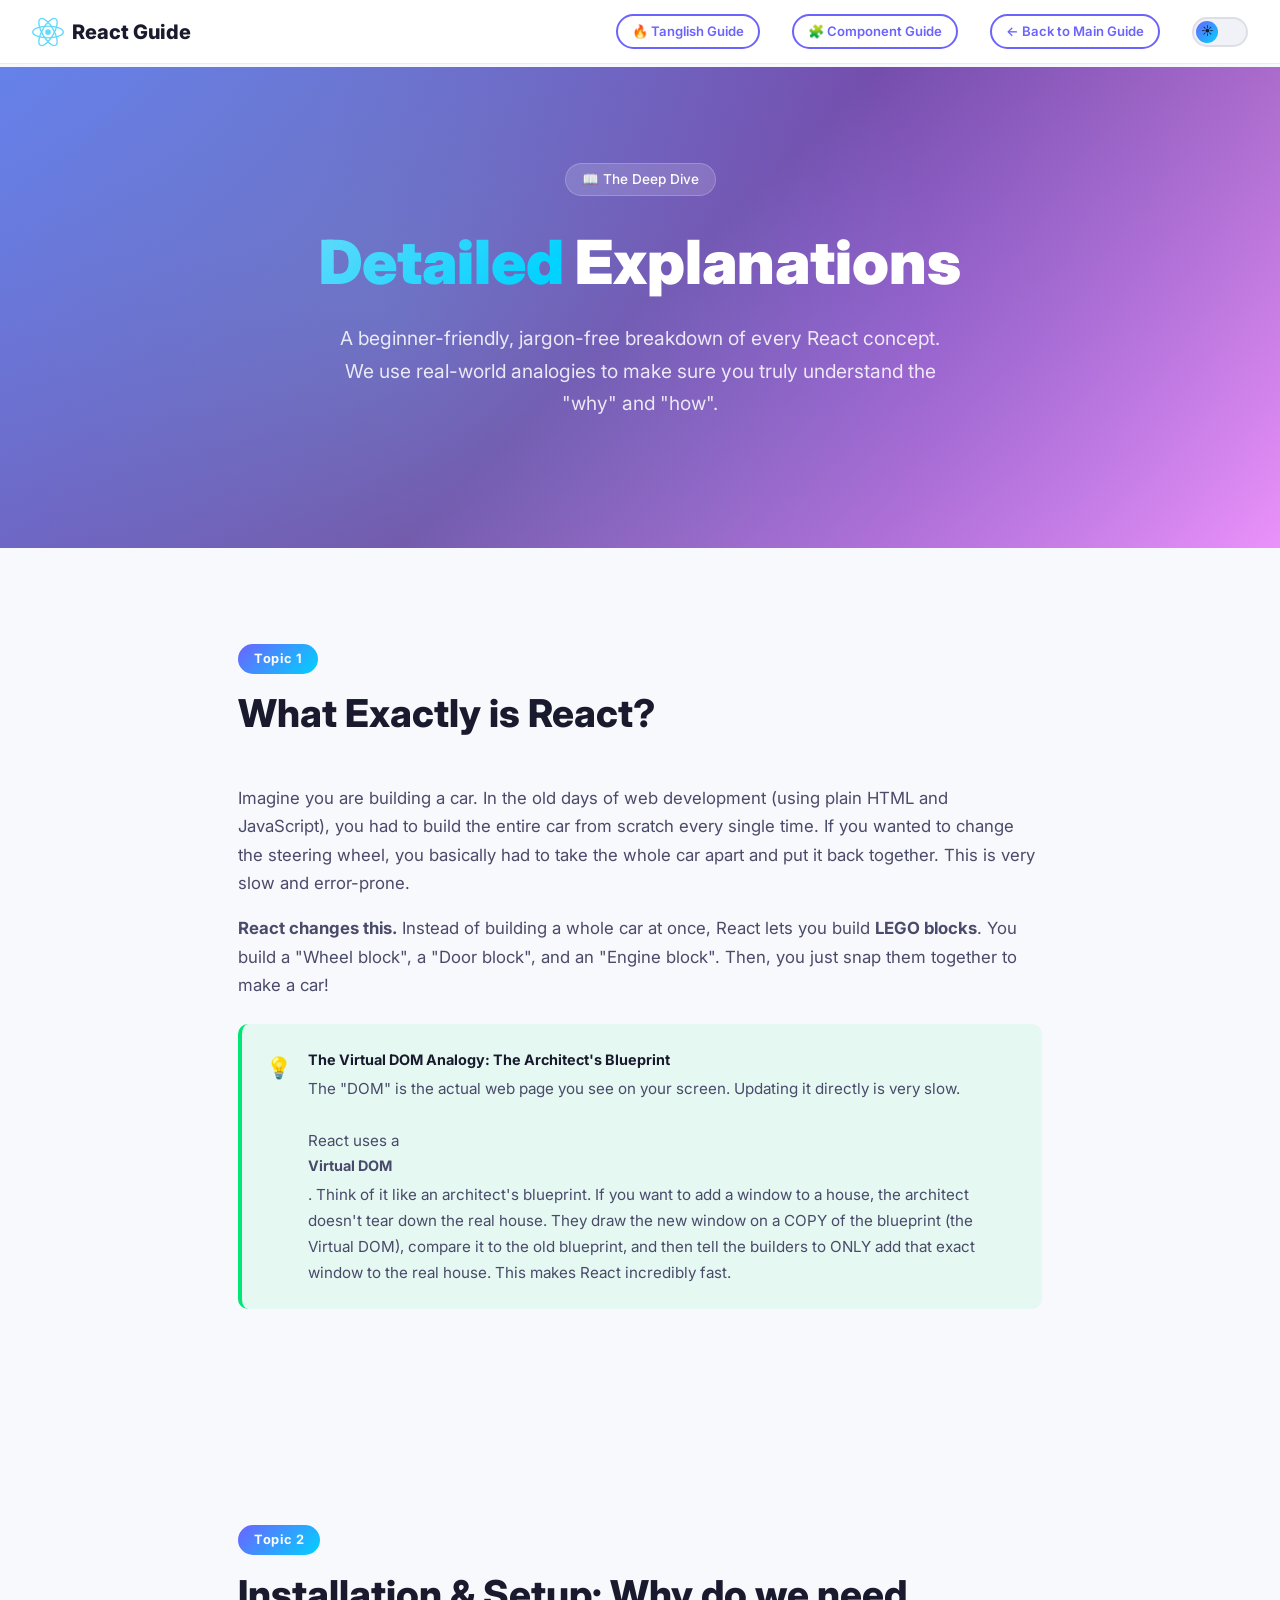
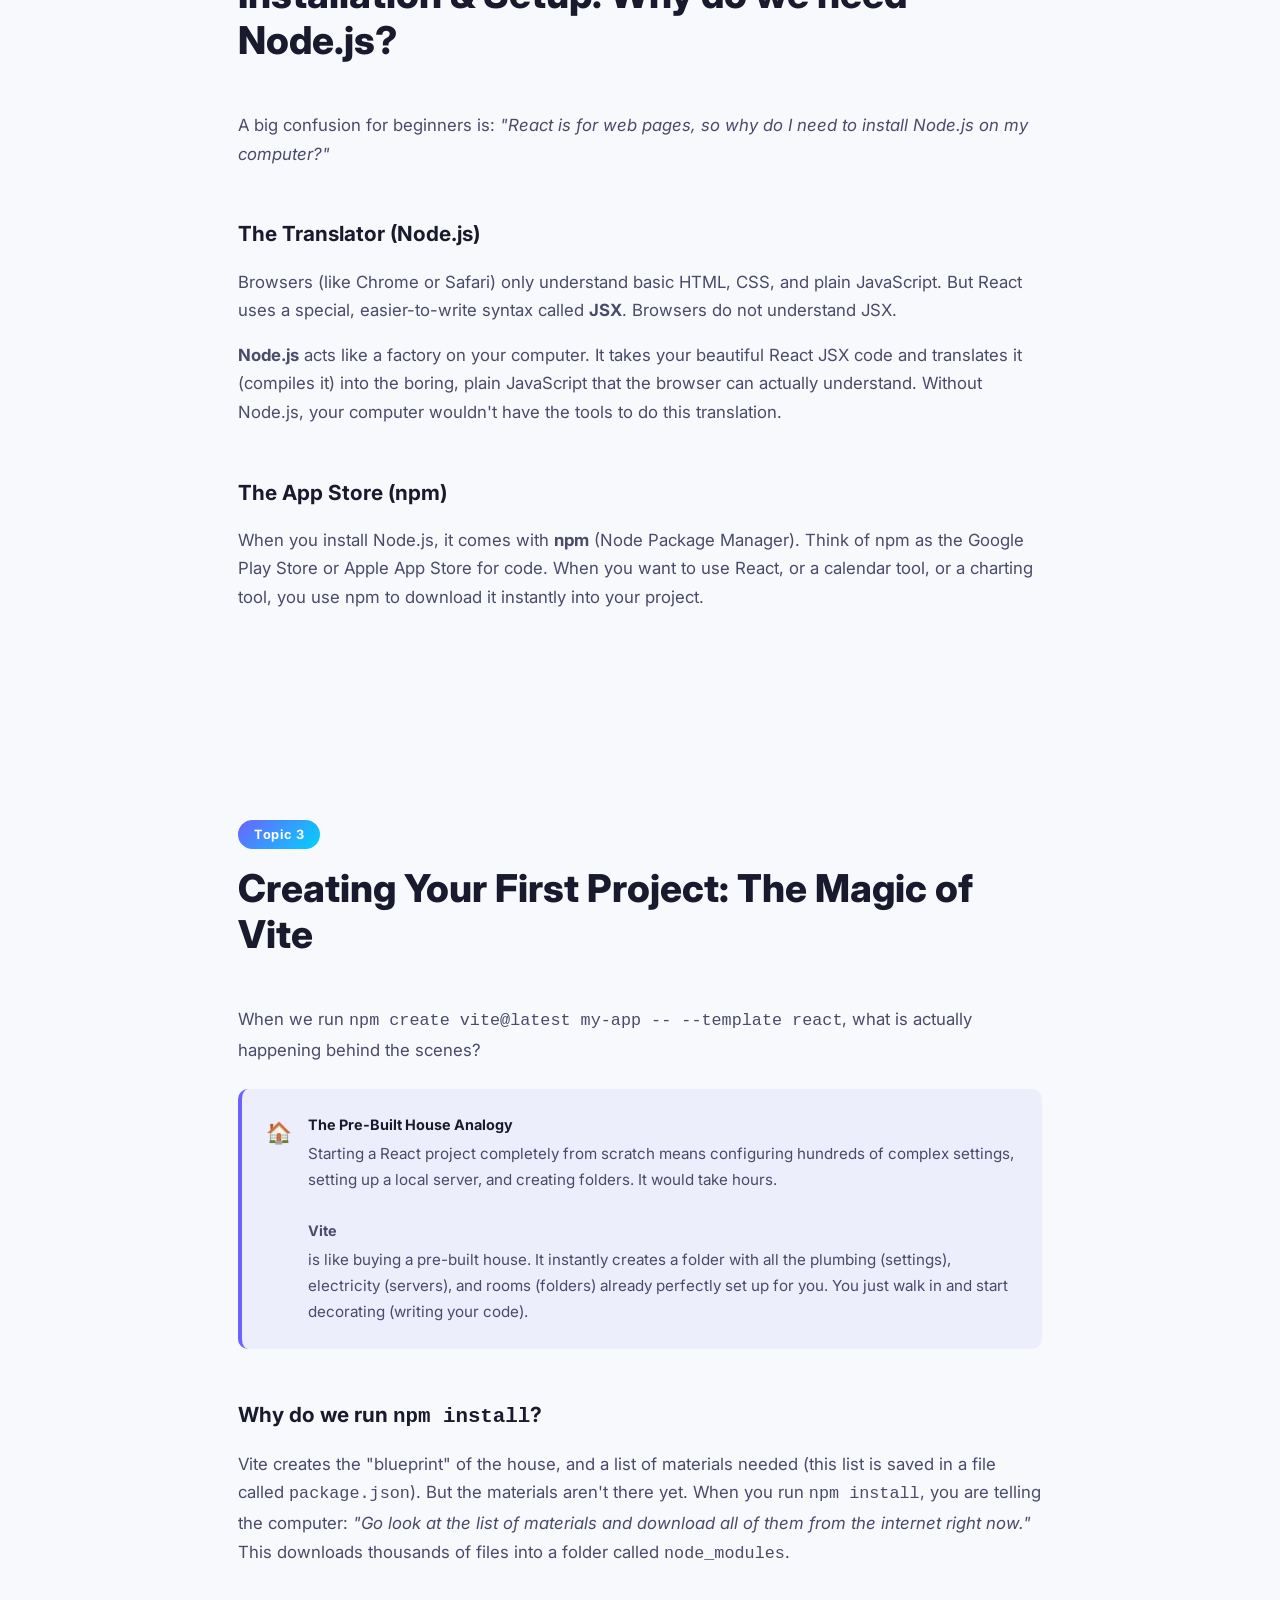
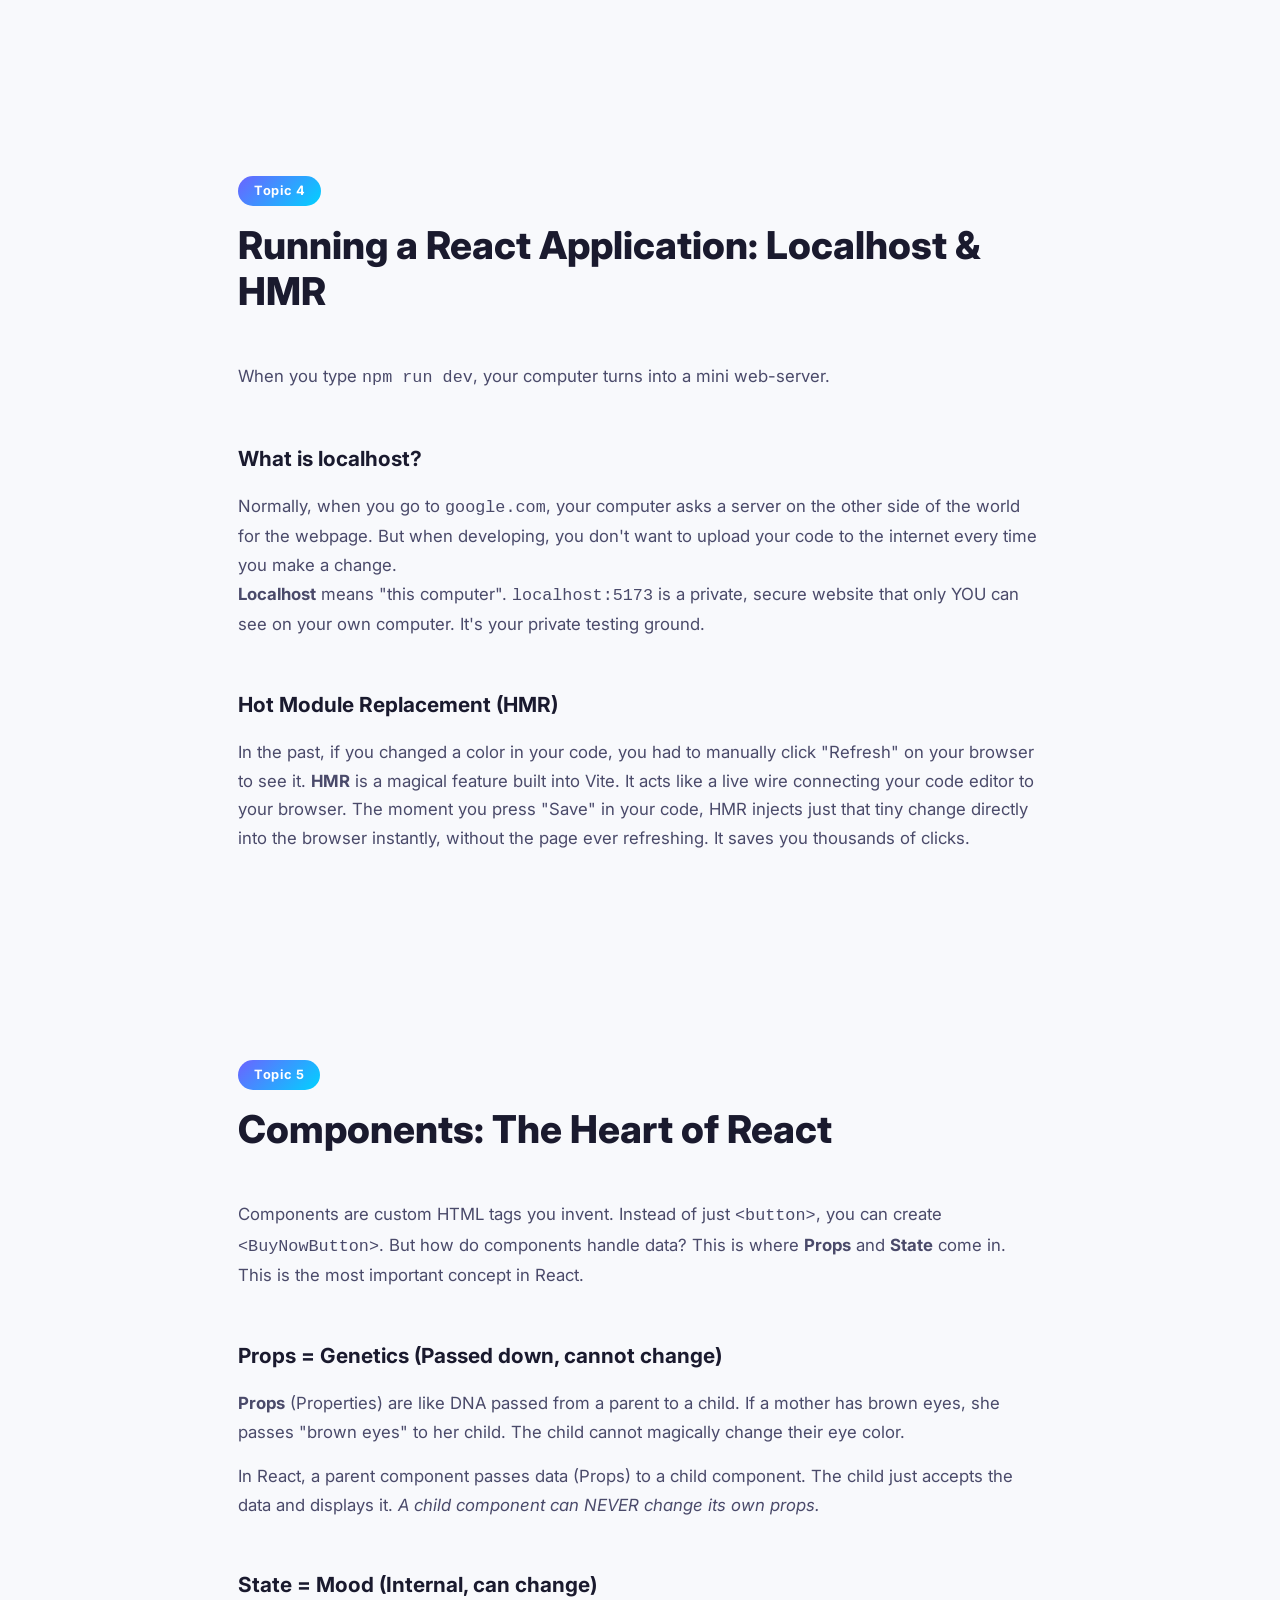
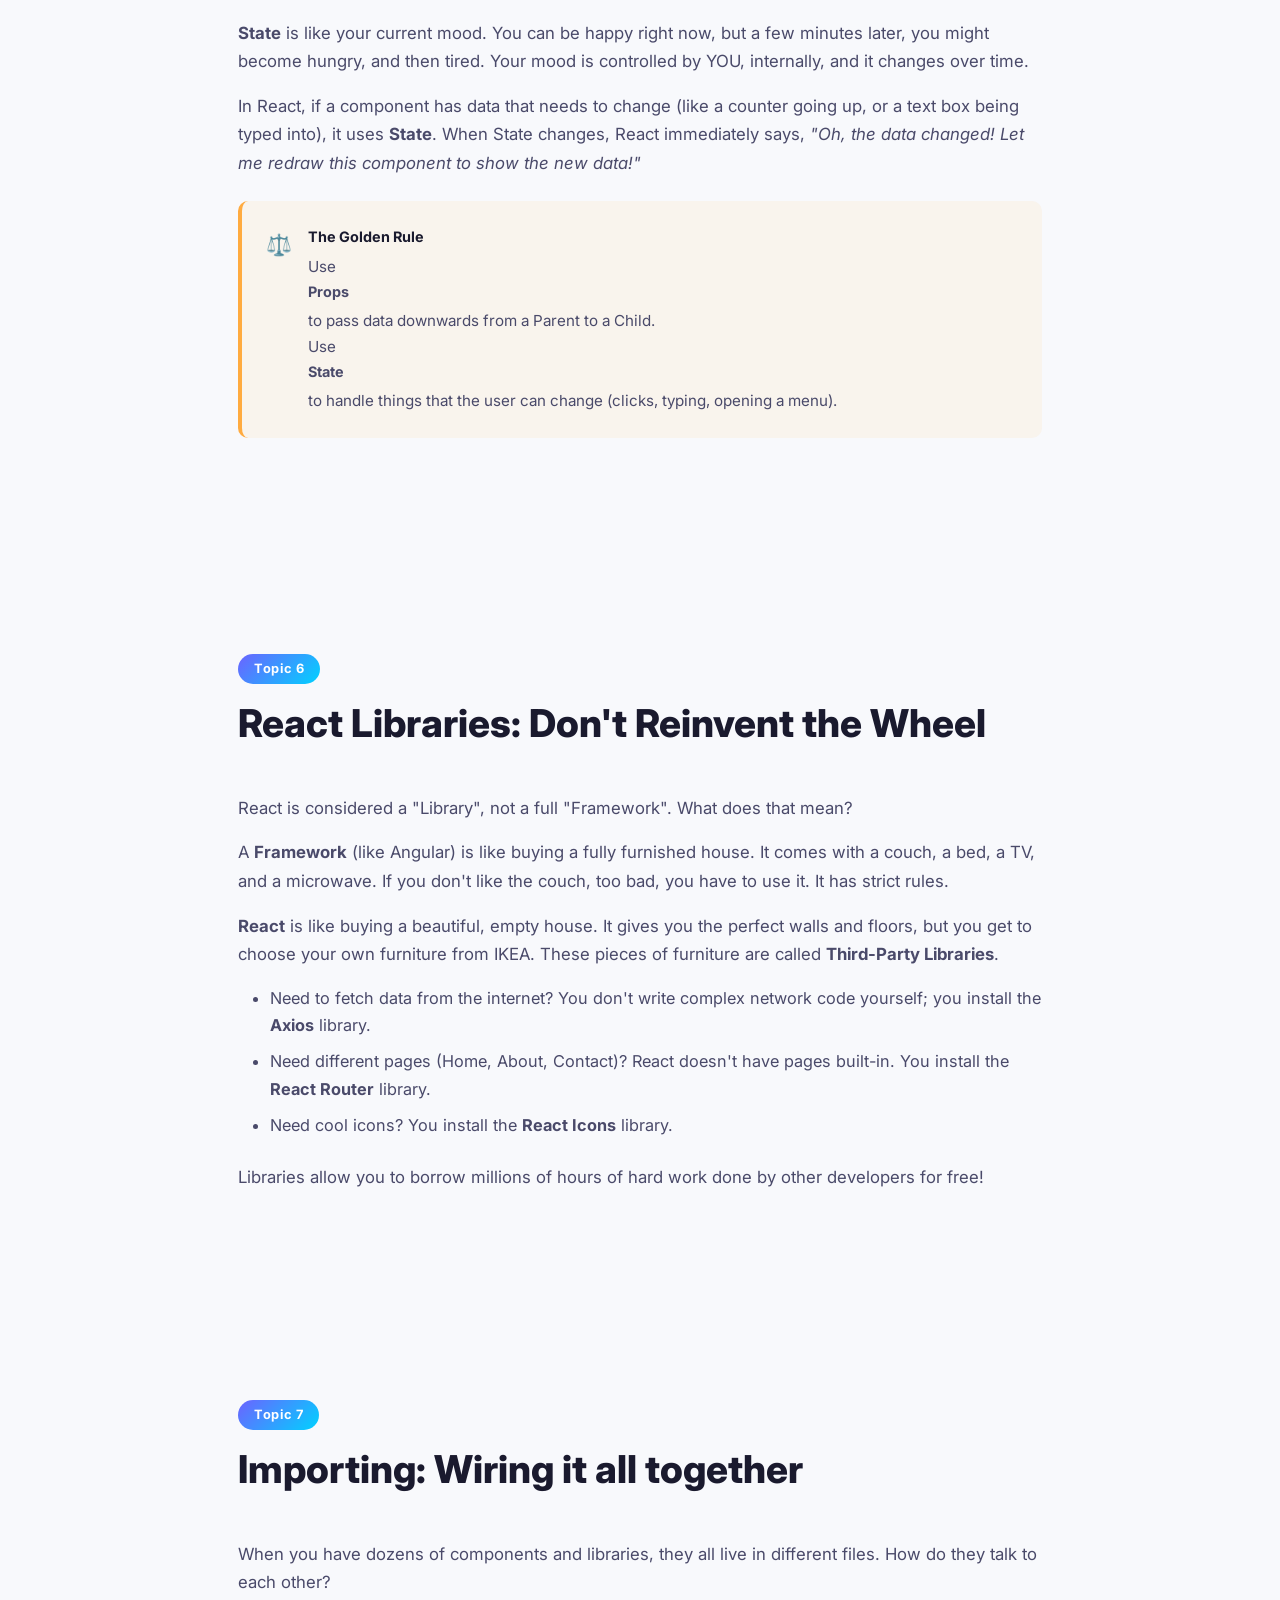
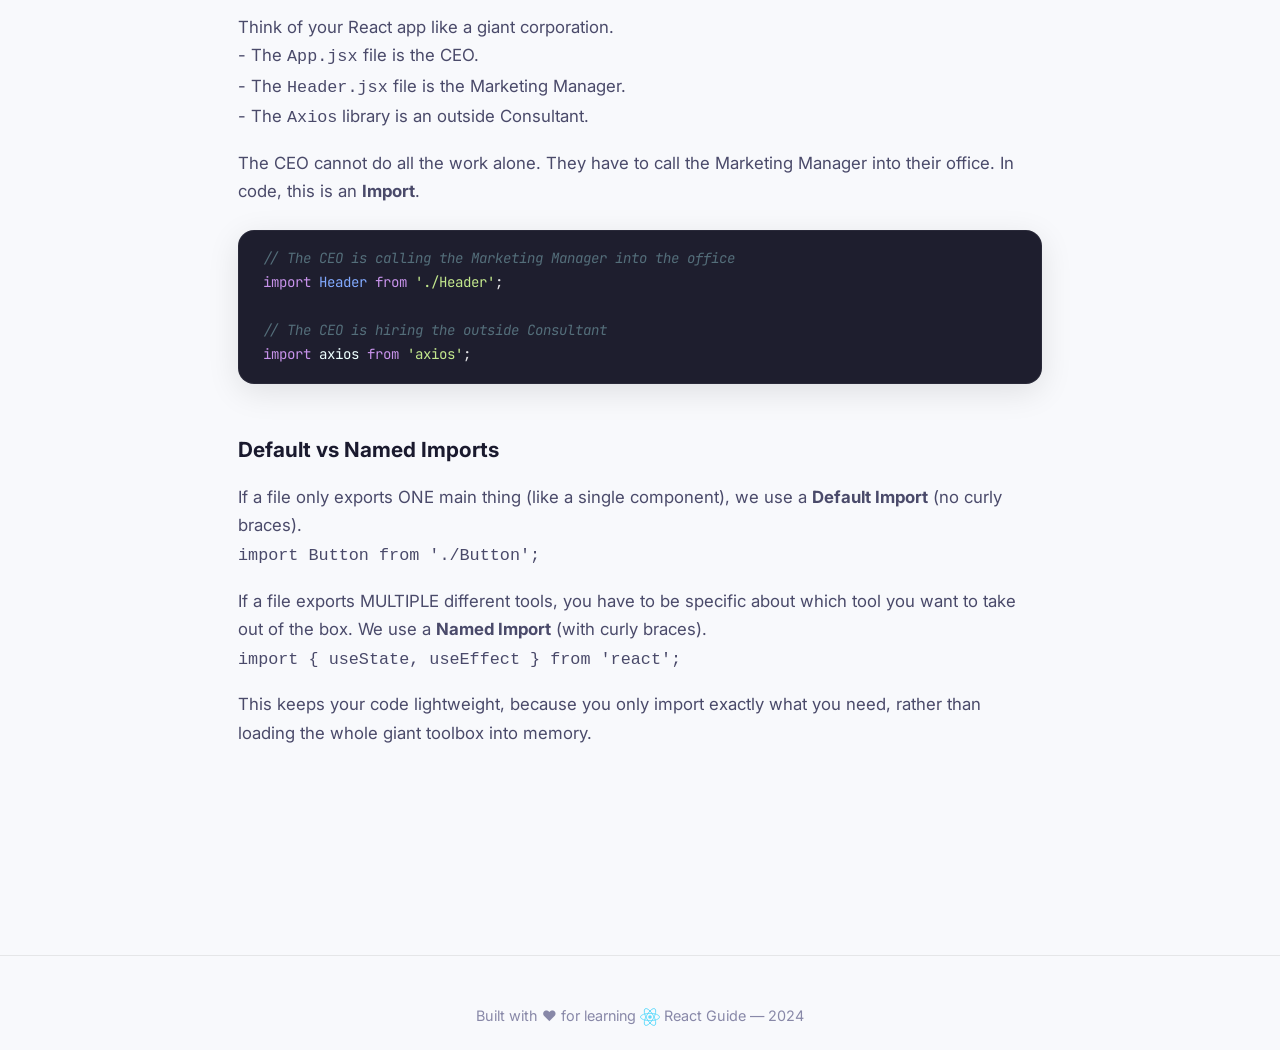
<file: details.html>
<!DOCTYPE html>
<html lang="en" data-theme="light">
<head>
  <meta charset="UTF-8" />
  <meta name="viewport" content="width=device-width, initial-scale=1.0" />
  <meta name="description" content="In-depth explanations of React concepts for beginners." />
  <title>React Guide — Deep Dive & Detailed Explanations</title>
  <link rel="stylesheet" href="styles.css" />
  <link rel="icon" href="data:image/svg+xml,<svg xmlns='http://www.w3.org/2000/svg' viewBox='0 0 100 100'><text y='.9em' font-size='90'>⚛️</text></svg>" />
</head>
<body>

  <!-- ========== TOPBAR ========== -->
  <header class="topbar" id="topbar">
    <div style="display:flex;align-items:center;gap:12px">
      <a href="index.html" class="topbar-brand">
        <svg class="react-icon" viewBox="-11.5 -10.232 23 20.463" fill="none" xmlns="http://www.w3.org/2000/svg">
          <circle r="2.05" fill="#61dafb"/>
          <g stroke="#61dafb" stroke-width="1" fill="none">
            <ellipse rx="11" ry="4.2"/>
            <ellipse rx="11" ry="4.2" transform="rotate(60)"/>
            <ellipse rx="11" ry="4.2" transform="rotate(120)"/>
          </g>
        </svg>
        React Guide
      </a>
    </div>
    <div class="topbar-actions">
      <a href="tanglish-guide.html" class="btn btn-outline btn-sm" style="margin-right: var(--space-md);">🔥 Tanglish Guide</a>
      <a href="component-guide.html" class="btn btn-outline btn-sm" style="margin-right: var(--space-md);">🧩 Component Guide</a>
      <a href="index.html" class="btn btn-outline btn-sm" style="margin-right: var(--space-md);">← Back to Main Guide</a>
      <div class="theme-toggle" id="themeToggle" role="button" aria-label="Toggle dark mode" tabindex="0">
        <div class="theme-toggle-knob">
          <span id="themeIcon">☀️</span>
        </div>
      </div>
    </div>
  </header>

  <main class="main-content" style="margin-left: 0;">

    <section class="hero" id="hero" style="min-height: 400px;">
      <div class="hero-content">
        <div class="hero-badge">📖 The Deep Dive</div>
        <h1><span class="gradient-text">Detailed</span> Explanations</h1>
        <p>A beginner-friendly, jargon-free breakdown of every React concept. We use real-world analogies to make sure you truly understand the "why" and "how".</p>
      </div>
    </section>

    <!-- 1. What is React -->
    <section class="section visible">
      <div class="section-header">
        <div class="section-number">Topic 1</div>
        <h2>What Exactly is React?</h2>
      </div>
      
      <p>Imagine you are building a car. In the old days of web development (using plain HTML and JavaScript), you had to build the entire car from scratch every single time. If you wanted to change the steering wheel, you basically had to take the whole car apart and put it back together. This is very slow and error-prone.</p>
      
      <p><strong>React changes this.</strong> Instead of building a whole car at once, React lets you build <strong>LEGO blocks</strong>. You build a "Wheel block", a "Door block", and an "Engine block". Then, you just snap them together to make a car!</p>

      <div class="callout tip">
        <div class="callout-icon">💡</div>
        <div class="callout-content">
          <strong>The Virtual DOM Analogy: The Architect's Blueprint</strong>
          <p>The "DOM" is the actual web page you see on your screen. Updating it directly is very slow. <br><br>React uses a <strong>Virtual DOM</strong>. Think of it like an architect's blueprint. If you want to add a window to a house, the architect doesn't tear down the real house. They draw the new window on a COPY of the blueprint (the Virtual DOM), compare it to the old blueprint, and then tell the builders to ONLY add that exact window to the real house. This makes React incredibly fast.</p>
        </div>
      </div>
    </section>

    <!-- 2. Installation & Setup -->
    <section class="section visible">
      <div class="section-header">
        <div class="section-number">Topic 2</div>
        <h2>Installation & Setup: Why do we need Node.js?</h2>
      </div>

      <p>A big confusion for beginners is: <em>"React is for web pages, so why do I need to install Node.js on my computer?"</em></p>
      
      <h3>The Translator (Node.js)</h3>
      <p>Browsers (like Chrome or Safari) only understand basic HTML, CSS, and plain JavaScript. But React uses a special, easier-to-write syntax called <strong>JSX</strong>. Browsers do not understand JSX. </p>
      <p><strong>Node.js</strong> acts like a factory on your computer. It takes your beautiful React JSX code and translates it (compiles it) into the boring, plain JavaScript that the browser can actually understand. Without Node.js, your computer wouldn't have the tools to do this translation.</p>

      <h3>The App Store (npm)</h3>
      <p>When you install Node.js, it comes with <strong>npm</strong> (Node Package Manager). Think of npm as the Google Play Store or Apple App Store for code. When you want to use React, or a calendar tool, or a charting tool, you use npm to download it instantly into your project.</p>
    </section>

    <!-- 3. Creating Your First Project -->
    <section class="section visible">
      <div class="section-header">
        <div class="section-number">Topic 3</div>
        <h2>Creating Your First Project: The Magic of Vite</h2>
      </div>

      <p>When we run <code>npm create vite@latest my-app -- --template react</code>, what is actually happening behind the scenes?</p>

      <div class="callout info">
        <div class="callout-icon">🏠</div>
        <div class="callout-content">
          <strong>The Pre-Built House Analogy</strong>
          <p>Starting a React project completely from scratch means configuring hundreds of complex settings, setting up a local server, and creating folders. It would take hours. <br><br><strong>Vite</strong> is like buying a pre-built house. It instantly creates a folder with all the plumbing (settings), electricity (servers), and rooms (folders) already perfectly set up for you. You just walk in and start decorating (writing your code).</p>
        </div>
      </div>

      <h3>Why do we run <code>npm install</code>?</h3>
      <p>Vite creates the "blueprint" of the house, and a list of materials needed (this list is saved in a file called <code>package.json</code>). But the materials aren't there yet. When you run <code>npm install</code>, you are telling the computer: <em>"Go look at the list of materials and download all of them from the internet right now."</em> This downloads thousands of files into a folder called <code>node_modules</code>.</p>
    </section>

    <!-- 4. Running a React Application -->
    <section class="section visible">
      <div class="section-header">
        <div class="section-number">Topic 4</div>
        <h2>Running a React Application: Localhost & HMR</h2>
      </div>

      <p>When you type <code>npm run dev</code>, your computer turns into a mini web-server.</p>
      
      <h3>What is localhost?</h3>
      <p>Normally, when you go to <code>google.com</code>, your computer asks a server on the other side of the world for the webpage. But when developing, you don't want to upload your code to the internet every time you make a change.<br>
      <strong>Localhost</strong> means "this computer". <code>localhost:5173</code> is a private, secure website that only YOU can see on your own computer. It's your private testing ground.</p>

      <h3>Hot Module Replacement (HMR)</h3>
      <p>In the past, if you changed a color in your code, you had to manually click "Refresh" on your browser to see it. <strong>HMR</strong> is a magical feature built into Vite. It acts like a live wire connecting your code editor to your browser. The moment you press "Save" in your code, HMR injects just that tiny change directly into the browser instantly, without the page ever refreshing. It saves you thousands of clicks.</p>
    </section>

    <!-- 5. Components -->
    <section class="section visible">
      <div class="section-header">
        <div class="section-number">Topic 5</div>
        <h2>Components: The Heart of React</h2>
      </div>

      <p>Components are custom HTML tags you invent. Instead of just <code>&lt;button&gt;</code>, you can create <code>&lt;BuyNowButton&gt;</code>. But how do components handle data? This is where <strong>Props</strong> and <strong>State</strong> come in. This is the most important concept in React.</p>

      <h3>Props = Genetics (Passed down, cannot change)</h3>
      <p><strong>Props</strong> (Properties) are like DNA passed from a parent to a child. If a mother has brown eyes, she passes "brown eyes" to her child. The child cannot magically change their eye color. </p>
      <p>In React, a parent component passes data (Props) to a child component. The child just accepts the data and displays it. <em>A child component can NEVER change its own props.</em></p>

      <h3>State = Mood (Internal, can change)</h3>
      <p><strong>State</strong> is like your current mood. You can be happy right now, but a few minutes later, you might become hungry, and then tired. Your mood is controlled by YOU, internally, and it changes over time.</p>
      <p>In React, if a component has data that needs to change (like a counter going up, or a text box being typed into), it uses <strong>State</strong>. When State changes, React immediately says, <em>"Oh, the data changed! Let me redraw this component to show the new data!"</em></p>

      <div class="callout warning">
        <div class="callout-icon">⚖️</div>
        <div class="callout-content">
          <strong>The Golden Rule</strong>
          <p>Use <strong>Props</strong> to pass data downwards from a Parent to a Child.<br>
          Use <strong>State</strong> to handle things that the user can change (clicks, typing, opening a menu).</p>
        </div>
      </div>
    </section>

    <!-- 6. Libraries -->
    <section class="section visible">
      <div class="section-header">
        <div class="section-number">Topic 6</div>
        <h2>React Libraries: Don't Reinvent the Wheel</h2>
      </div>

      <p>React is considered a "Library", not a full "Framework". What does that mean?</p>
      <p>A <strong>Framework</strong> (like Angular) is like buying a fully furnished house. It comes with a couch, a bed, a TV, and a microwave. If you don't like the couch, too bad, you have to use it. It has strict rules.</p>
      <p><strong>React</strong> is like buying a beautiful, empty house. It gives you the perfect walls and floors, but you get to choose your own furniture from IKEA. These pieces of furniture are called <strong>Third-Party Libraries</strong>.</p>
      
      <ul>
        <li>Need to fetch data from the internet? You don't write complex network code yourself; you install the <strong>Axios</strong> library.</li>
        <li>Need different pages (Home, About, Contact)? React doesn't have pages built-in. You install the <strong>React Router</strong> library.</li>
        <li>Need cool icons? You install the <strong>React Icons</strong> library.</li>
      </ul>
      <p>Libraries allow you to borrow millions of hours of hard work done by other developers for free!</p>
    </section>

    <!-- 7. Importing -->
    <section class="section visible" style="margin-bottom: var(--space-4xl);">
      <div class="section-header">
        <div class="section-number">Topic 7</div>
        <h2>Importing: Wiring it all together</h2>
      </div>

      <p>When you have dozens of components and libraries, they all live in different files. How do they talk to each other?</p>
      
      <p>Think of your React app like a giant corporation. <br>
      - The <code>App.jsx</code> file is the CEO. <br>
      - The <code>Header.jsx</code> file is the Marketing Manager.<br>
      - The <code>Axios</code> library is an outside Consultant.</p>

      <p>The CEO cannot do all the work alone. They have to call the Marketing Manager into their office. In code, this is an <strong>Import</strong>.</p>
      
      <div class="code-block">
        <div class="code-body"><pre><span class="comment">// The CEO is calling the Marketing Manager into the office</span>
<span class="keyword">import</span> <span class="function">Header</span> <span class="keyword">from</span> <span class="string">'./Header'</span>;

<span class="comment">// The CEO is hiring the outside Consultant</span>
<span class="keyword">import</span> <span class="variable">axios</span> <span class="keyword">from</span> <span class="string">'axios'</span>;</pre></div>
      </div>

      <h3>Default vs Named Imports</h3>
      <p>If a file only exports ONE main thing (like a single component), we use a <strong>Default Import</strong> (no curly braces). <br>
      <code>import Button from './Button';</code></p>

      <p>If a file exports MULTIPLE different tools, you have to be specific about which tool you want to take out of the box. We use a <strong>Named Import</strong> (with curly braces).<br>
      <code>import { useState, useEffect } from 'react';</code></p>
      
      <p>This keeps your code lightweight, because you only import exactly what you need, rather than loading the whole giant toolbox into memory.</p>
    </section>

  </main>

  <!-- ========== FOOTER ========== -->
  <footer class="footer">
    <p>
      Built with ❤️ for learning
      <svg class="react-icon" viewBox="-11.5 -10.232 23 20.463" xmlns="http://www.w3.org/2000/svg" style="width:20px;height:20px"><circle r="2.05" fill="#61dafb"/><g stroke="#61dafb" stroke-width="1" fill="none"><ellipse rx="11" ry="4.2"/><ellipse rx="11" ry="4.2" transform="rotate(60)"/><ellipse rx="11" ry="4.2" transform="rotate(120)"/></g></svg>
      React Guide — 2024
    </p>
  </footer>

  <script>
    // Theme logic for the Deep Dive page
    const themeToggle = document.getElementById('themeToggle');
    const themeIcon = document.getElementById('themeIcon');
    const html = document.documentElement;

    const savedTheme = localStorage.getItem('react-guide-theme') || 'light';
    html.setAttribute('data-theme', savedTheme);
    themeIcon.textContent = savedTheme === 'dark' ? '🌙' : '☀️';

    themeToggle.addEventListener('click', () => {
      const current = html.getAttribute('data-theme');
      const next = current === 'light' ? 'dark' : 'light';
      html.setAttribute('data-theme', next);
      localStorage.setItem('react-guide-theme', next);
      themeIcon.textContent = next === 'dark' ? '🌙' : '☀️';
    });
  </script>
</body>
</html>
</file>
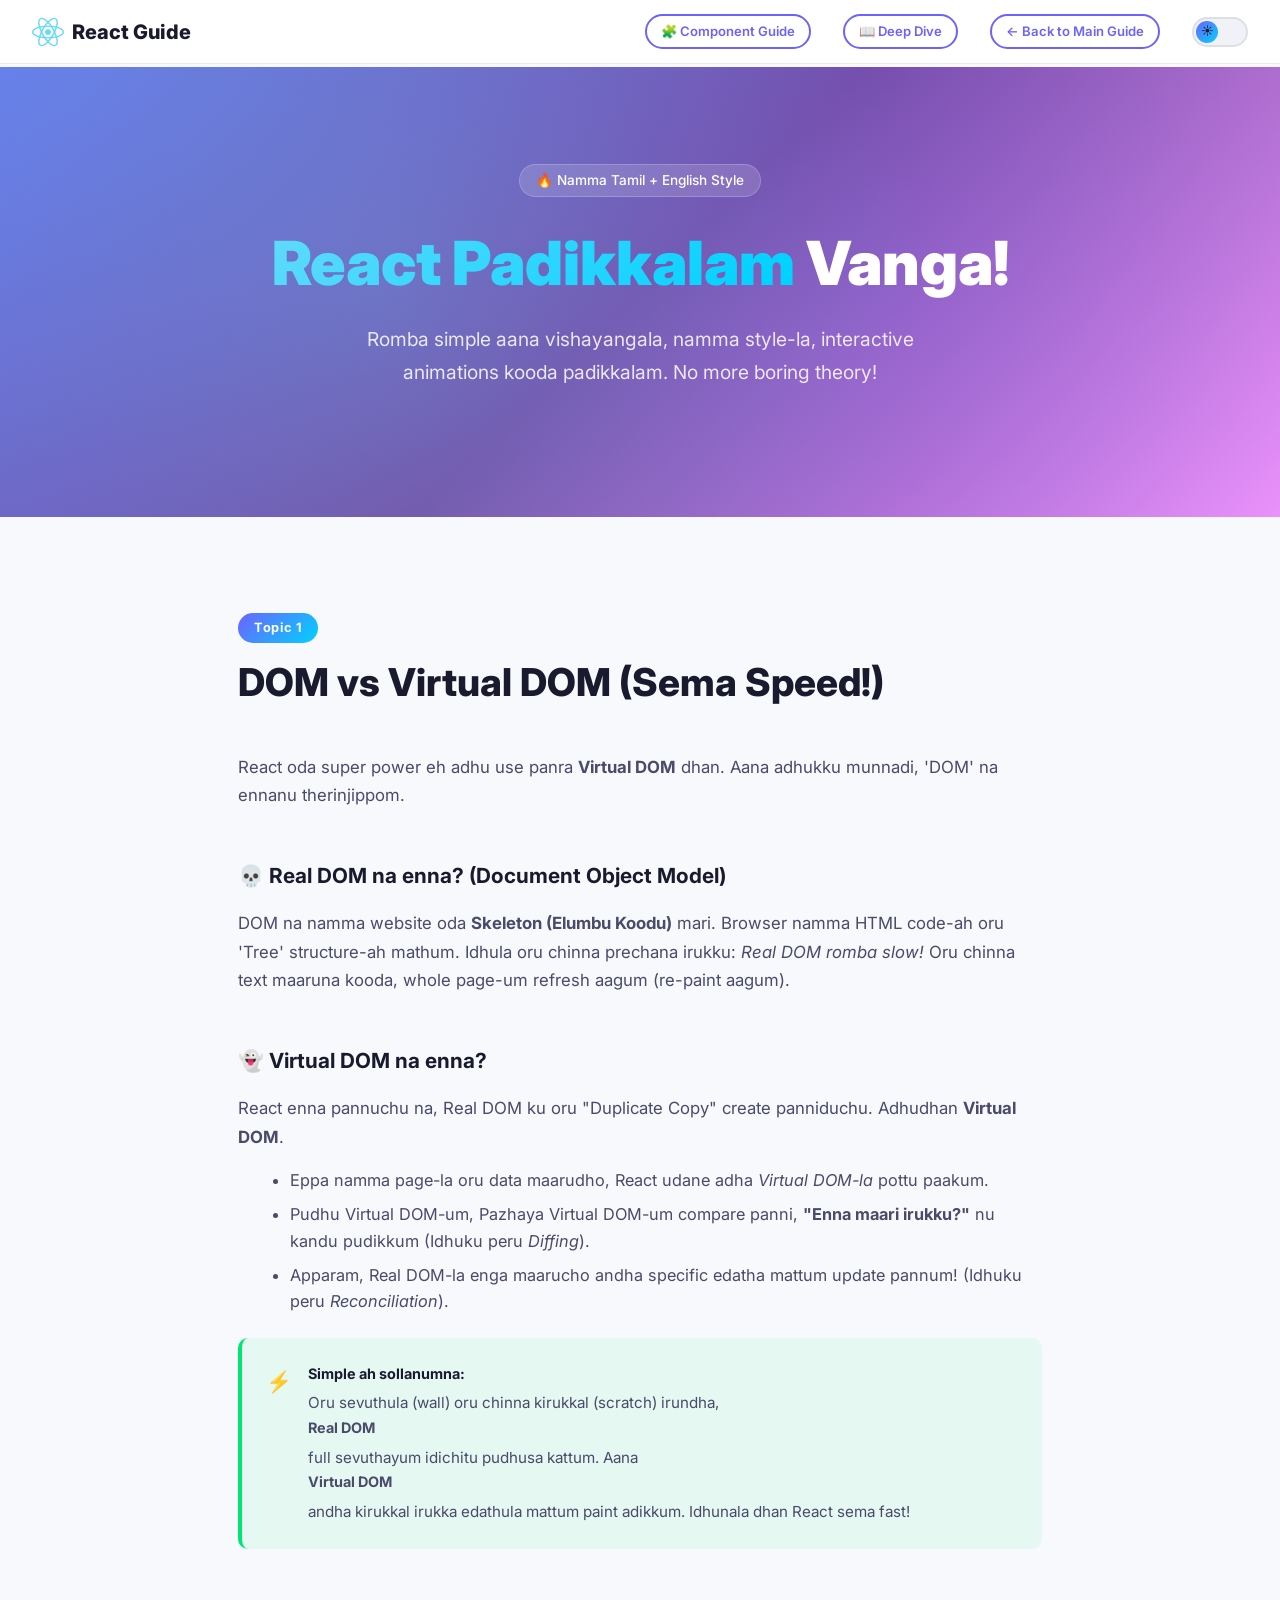
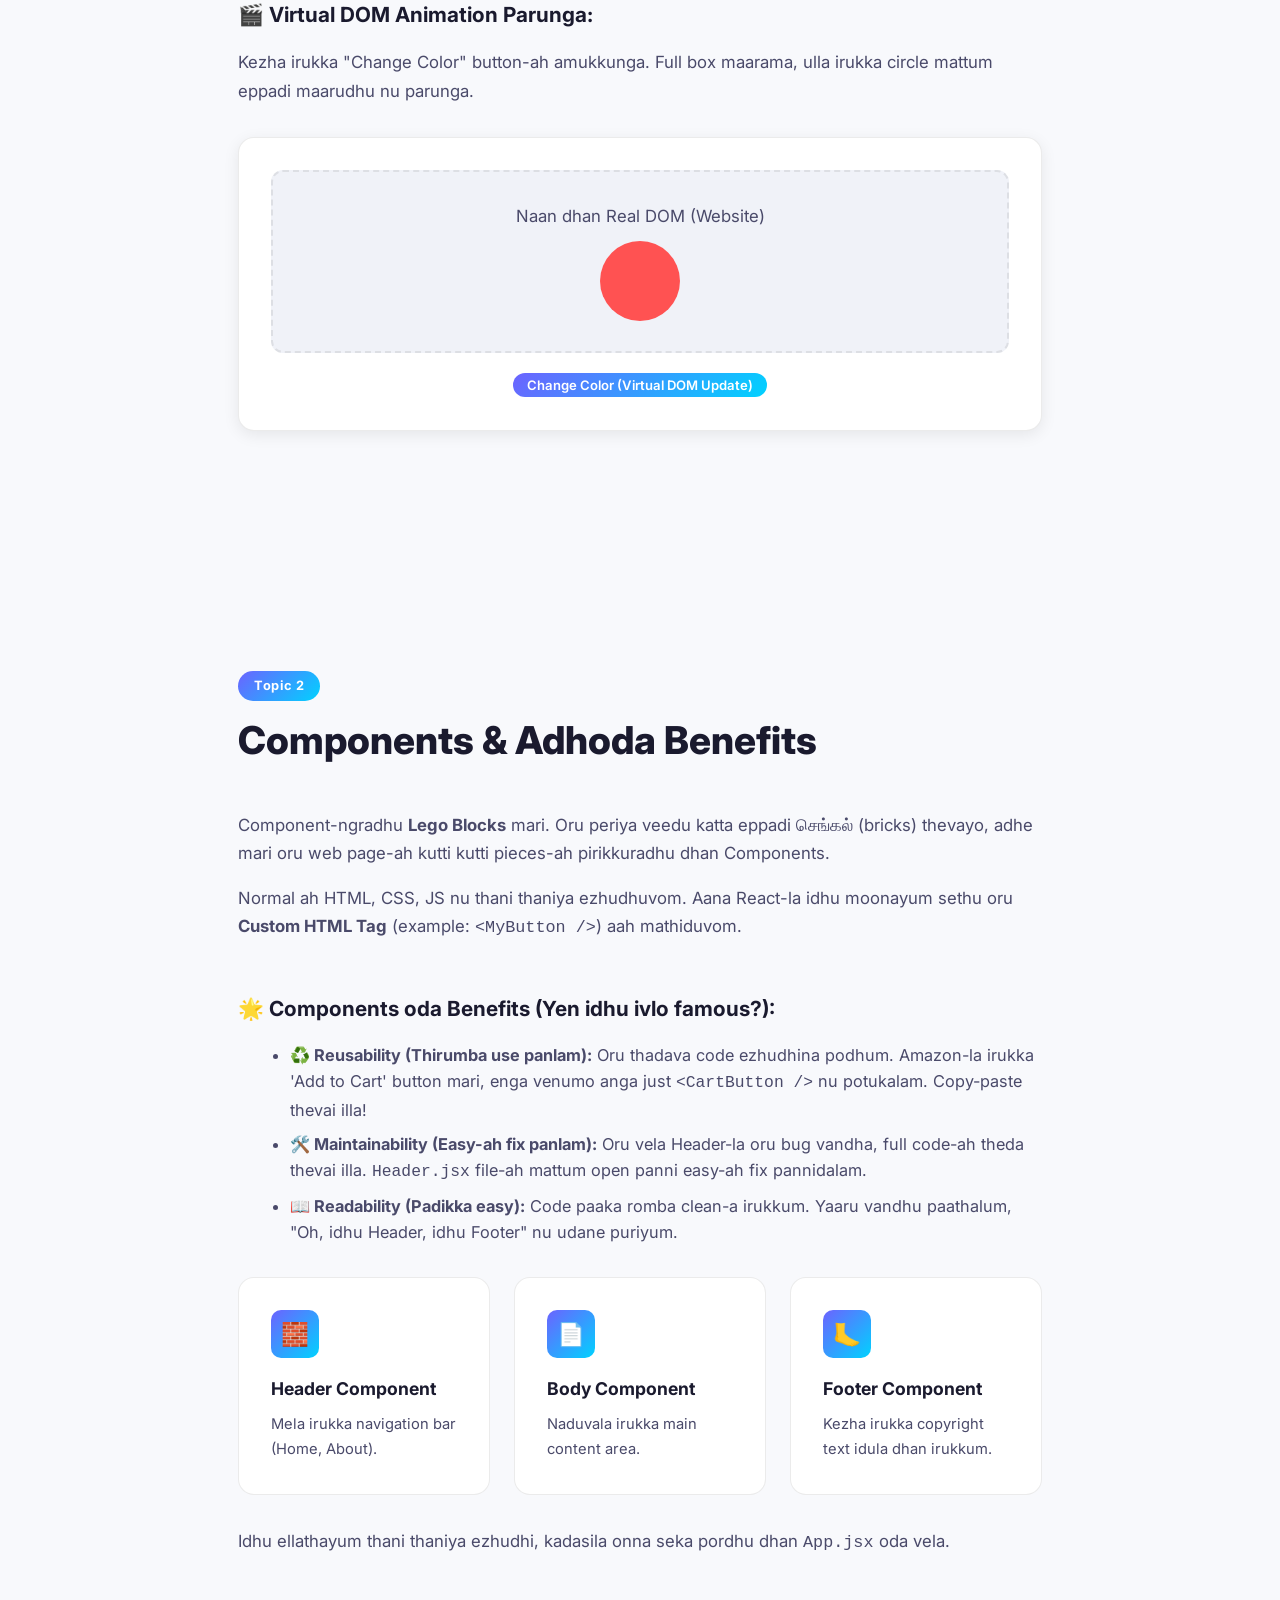
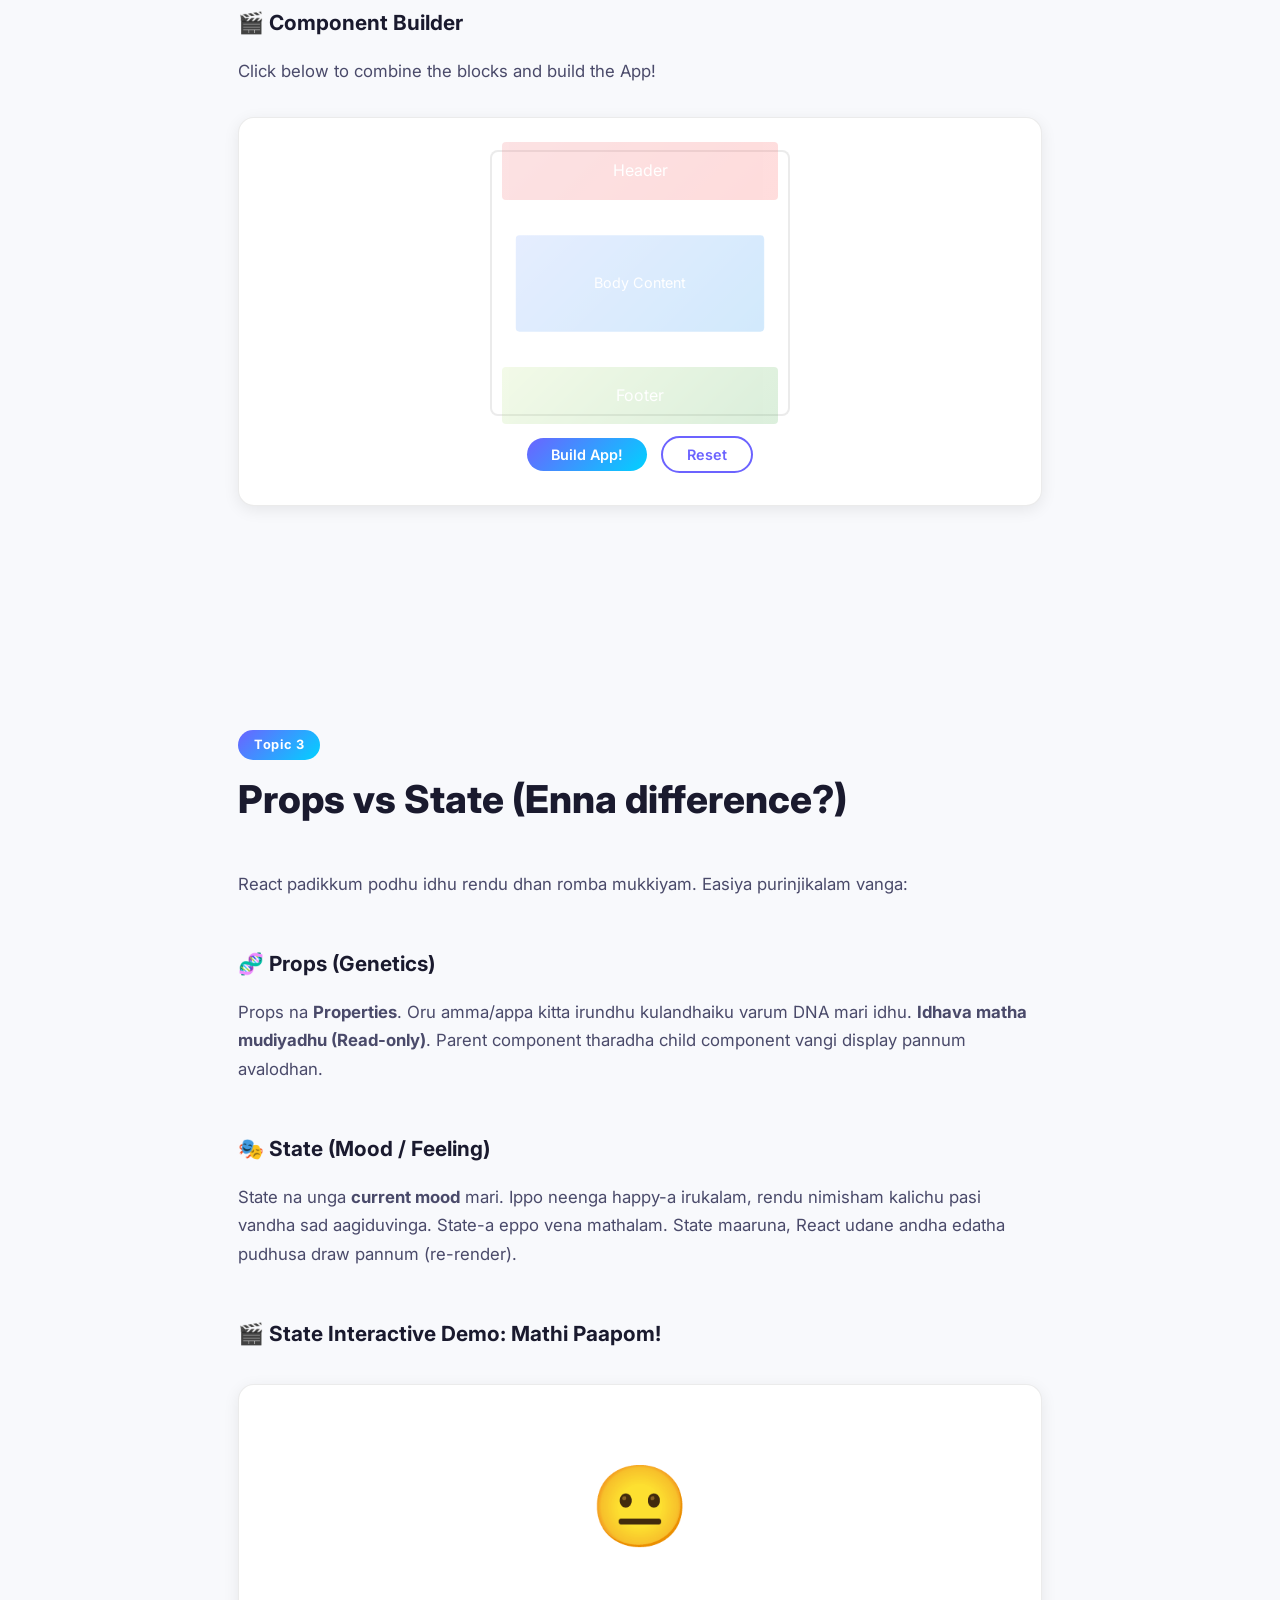
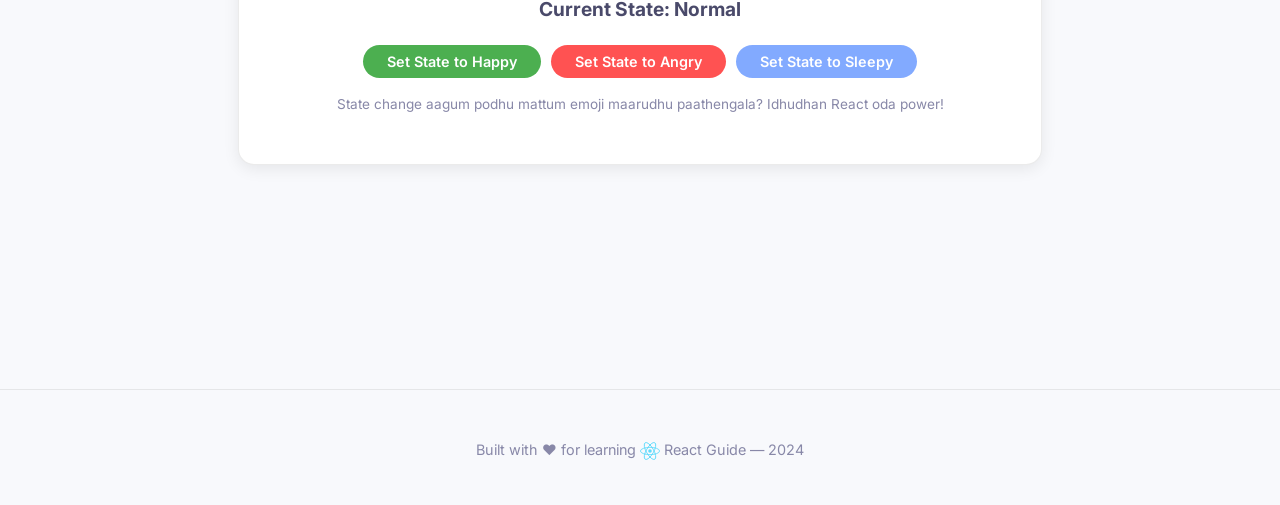
<file: tanglish-guide.html>
<!DOCTYPE html>
<html lang="en" data-theme="light">
<head>
  <meta charset="UTF-8" />
  <meta name="viewport" content="width=device-width, initial-scale=1.0" />
  <meta name="description" content="React padikkalam vanga! Learn React easily with Tanglish and interactive animations." />
  <title>React Tanglish Guide</title>
  <link rel="stylesheet" href="styles.css" />
  <link rel="icon" href="data:image/svg+xml,<svg xmlns='http://www.w3.org/2000/svg' viewBox='0 0 100 100'><text y='.9em' font-size='90'>⚛️</text></svg>" />
</head>
<body>

  <!-- ========== TOPBAR ========== -->
  <header class="topbar" id="topbar">
    <div style="display:flex;align-items:center;gap:12px">
      <a href="index.html" class="topbar-brand">
        <svg class="react-icon" viewBox="-11.5 -10.232 23 20.463" fill="none" xmlns="http://www.w3.org/2000/svg">
          <circle r="2.05" fill="#61dafb"/>
          <g stroke="#61dafb" stroke-width="1" fill="none">
            <ellipse rx="11" ry="4.2"/>
            <ellipse rx="11" ry="4.2" transform="rotate(60)"/>
            <ellipse rx="11" ry="4.2" transform="rotate(120)"/>
          </g>
        </svg>
        React Guide
      </a>
    </div>
    <div class="topbar-actions">
      <a href="component-guide.html" class="btn btn-outline btn-sm" style="margin-right: var(--space-md);">🧩 Component Guide</a>
      <a href="details.html" class="btn btn-outline btn-sm" style="margin-right: var(--space-md);">📖 Deep Dive</a>
      <a href="index.html" class="btn btn-outline btn-sm" style="margin-right: var(--space-md);">← Back to Main Guide</a>
      <div class="theme-toggle" id="themeToggle" role="button" aria-label="Toggle dark mode" tabindex="0">
        <div class="theme-toggle-knob">
          <span id="themeIcon">☀️</span>
        </div>
      </div>
    </div>
  </header>

  <main class="main-content" style="margin-left: 0;">

    <section class="hero" id="hero" style="min-height: 450px;">
      <div class="hero-content">
        <div class="hero-badge">🔥 Namma Tamil + English Style</div>
        <h1><span class="gradient-text">React Padikkalam</span> Vanga!</h1>
        <p>Romba simple aana vishayangala, namma style-la, interactive animations kooda padikkalam. No more boring theory!</p>
      </div>
    </section>

    <!-- 1. DOM and Virtual DOM -->
    <section class="section visible">
      <div class="section-header">
        <div class="section-number">Topic 1</div>
        <h2>DOM vs Virtual DOM (Sema Speed!)</h2>
      </div>
      
      <p>React oda super power eh adhu use panra <strong>Virtual DOM</strong> dhan. Aana adhukku munnadi, 'DOM' na ennanu therinjippom.</p>
      
      <h3>💀 Real DOM na enna? (Document Object Model)</h3>
      <p>DOM na namma website oda <strong>Skeleton (Elumbu Koodu)</strong> mari. Browser namma HTML code-ah oru 'Tree' structure-ah mathum. Idhula oru chinna prechana irukku: <em>Real DOM romba slow!</em> Oru chinna text maaruna kooda, whole page-um refresh aagum (re-paint aagum).</p>

      <h3>👻 Virtual DOM na enna?</h3>
      <p>React enna pannuchu na, Real DOM ku oru "Duplicate Copy" create panniduchu. Adhudhan <strong>Virtual DOM</strong>.</p>
      <ul style="margin-left: 20px; margin-bottom: 20px; line-height: 1.6;">
        <li>Eppa namma page-la oru data maarudho, React udane adha <em>Virtual DOM-la</em> pottu paakum.</li>
        <li>Pudhu Virtual DOM-um, Pazhaya Virtual DOM-um compare panni, <strong>"Enna maari irukku?"</strong> nu kandu pudikkum (Idhuku peru <em>Diffing</em>).</li>
        <li>Apparam, Real DOM-la enga maarucho andha specific edatha mattum update pannum! (Idhuku peru <em>Reconciliation</em>).</li>
      </ul>
      
      <div class="callout tip">
        <div class="callout-icon">⚡</div>
        <div class="callout-content">
          <strong>Simple ah sollanumna:</strong>
          <p>Oru sevuthula (wall) oru chinna kirukkal (scratch) irundha, <strong>Real DOM</strong> full sevuthayum idichitu pudhusa kattum. Aana <strong>Virtual DOM</strong> andha kirukkal irukka edathula mattum paint adikkum. Idhunala dhan React sema fast!</p>
        </div>
      </div>
      
      <!-- Virtual DOM Animation -->
      <h3>🎬 Virtual DOM Animation Parunga:</h3>
      <p>Kezha irukka "Change Color" button-ah amukkunga. Full box maarama, ulla irukka circle mattum eppadi maarudhu nu parunga.</p>
      
      <div class="demo-panel" style="margin-bottom: var(--space-2xl);">
        <div class="demo-body" style="text-align: center;">
          <div id="vdomDemoBox" style="padding: 30px; background: var(--bg-tertiary); border: 2px dashed var(--border-color); border-radius: 12px; transition: all 0.3s;">
            <p style="margin-bottom: 10px;">Naan dhan Real DOM (Website)</p>
            <div id="vdomDemoCircle" style="width: 80px; height: 80px; background: #ff5252; border-radius: 50%; margin: 0 auto; transition: background 0.3s, transform 0.2s;"></div>
          </div>
          <button class="btn btn-primary btn-sm" style="margin-top: 20px;" onclick="changeCircleColor()">Change Color (Virtual DOM Update)</button>
        </div>
      </div>
    </section>

    <!-- 2. Components -->
    <section class="section visible">
      <div class="section-header">
        <div class="section-number">Topic 2</div>
        <h2>Components & Adhoda Benefits</h2>
      </div>

      <p>Component-ngradhu <strong>Lego Blocks</strong> mari. Oru periya veedu katta eppadi செங்கல் (bricks) thevayo, adhe mari oru web page-ah kutti kutti pieces-ah pirikkuradhu dhan Components.</p>
      <p>Normal ah HTML, CSS, JS nu thani thaniya ezhudhuvom. Aana React-la idhu moonayum sethu oru <strong>Custom HTML Tag</strong> (example: <code>&lt;MyButton /&gt;</code>) aah mathiduvom.</p>

      <h3>🌟 Components oda Benefits (Yen idhu ivlo famous?):</h3>
      <ul style="margin-left: 20px; margin-bottom: 20px; line-height: 1.6;">
        <li><strong>♻️ Reusability (Thirumba use panlam):</strong> Oru thadava code ezhudhina podhum. Amazon-la irukka 'Add to Cart' button mari, enga venumo anga just <code>&lt;CartButton /&gt;</code> nu potukalam. Copy-paste thevai illa!</li>
        <li><strong>🛠️ Maintainability (Easy-ah fix panlam):</strong> Oru vela Header-la oru bug vandha, full code-ah theda thevai illa. <code>Header.jsx</code> file-ah mattum open panni easy-ah fix pannidalam.</li>
        <li><strong>📖 Readability (Padikka easy):</strong> Code paaka romba clean-a irukkum. Yaaru vandhu paathalum, "Oh, idhu Header, idhu Footer" nu udane puriyum.</li>
      </ul>

      <div class="concept-grid stagger-children visible">
        <div class="concept-card">
          <div class="concept-card-icon">🧱</div>
          <h4>Header Component</h4>
          <p>Mela irukka navigation bar (Home, About).</p>
        </div>
        <div class="concept-card">
          <div class="concept-card-icon">📄</div>
          <h4>Body Component</h4>
          <p>Naduvala irukka main content area.</p>
        </div>
        <div class="concept-card">
          <div class="concept-card-icon">🦶</div>
          <h4>Footer Component</h4>
          <p>Kezha irukka copyright text idula dhan irukkum.</p>
        </div>
      </div>
      
      <p>Idhu ellathayum thani thaniya ezhudhi, kadasila onna seka pordhu dhan <code>App.jsx</code> oda vela.</p>

      <!-- Component Assembly Animation -->
      <h3>🎬 Component Builder</h3>
      <p>Click below to combine the blocks and build the App!</p>
      <div class="demo-panel">
        <div class="demo-body">
           <div id="appBuilder" style="display: flex; flex-direction: column; gap: 10px; width: 100%; max-width: 300px; margin: 0 auto; min-height: 200px; border: 2px solid var(--border-color); border-radius: 8px; padding: 10px; background: var(--bg-secondary);">
             <div id="block-header" style="opacity:0.2; background: linear-gradient(135deg, #f07178, #ff5252); color: white; text-align: center; padding: 15px; border-radius: 4px; transform: translateY(-20px); transition: all 0.5s;">Header</div>
             <div id="block-body" style="opacity:0.2; background: linear-gradient(135deg, #82aaff, #2196f3); color: white; text-align: center; padding: 40px 15px; border-radius: 4px; transform: scale(0.9); transition: all 0.5s;">Body Content</div>
             <div id="block-footer" style="opacity:0.2; background: linear-gradient(135deg, #c3e88d, #4caf50); color: white; text-align: center; padding: 15px; border-radius: 4px; transform: translateY(20px); transition: all 0.5s;">Footer</div>
           </div>
           <div style="text-align: center; margin-top: 20px;">
             <button class="btn btn-primary" onclick="assembleApp()">Build App!</button>
             <button class="btn btn-outline" style="margin-left: 10px;" onclick="resetApp()">Reset</button>
           </div>
        </div>
      </div>
    </section>

    <!-- 3. Props vs State -->
    <section class="section visible" style="margin-bottom: var(--space-4xl);">
      <div class="section-header">
        <div class="section-number">Topic 3</div>
        <h2>Props vs State (Enna difference?)</h2>
      </div>

      <p>React padikkum podhu idhu rendu dhan romba mukkiyam. Easiya purinjikalam vanga:</p>

      <h3>🧬 Props (Genetics)</h3>
      <p>Props na <strong>Properties</strong>. Oru amma/appa kitta irundhu kulandhaiku varum DNA mari idhu. <strong>Idhava matha mudiyadhu (Read-only)</strong>. Parent component tharadha child component vangi display pannum avalodhan.</p>

      <h3>🎭 State (Mood / Feeling)</h3>
      <p>State na unga <strong>current mood</strong> mari. Ippo neenga happy-a irukalam, rendu nimisham kalichu pasi vandha sad aagiduvinga. State-a eppo vena mathalam. State maaruna, React udane andha edatha pudhusa draw pannum (re-render).</p>

      <!-- State Emotion Demo -->
      <h3>🎬 State Interactive Demo: Mathi Paapom!</h3>
      <div class="demo-panel">
        <div class="demo-body" style="text-align: center;">
          <div id="moodEmoji" style="font-size: 5rem; margin: 20px; transition: transform 0.2s cubic-bezier(0.175, 0.885, 0.32, 1.275);">😐</div>
          <div id="moodText" style="font-size: 1.2rem; font-weight: bold; margin-bottom: 20px; color: var(--text-secondary);">Current State: Normal</div>
          
          <div style="display: flex; gap: 10px; justify-content: center;">
            <button class="btn btn-primary" style="background: #4caf50;" onclick="setMood('happy')">Set State to Happy</button>
            <button class="btn btn-primary" style="background: #ff5252;" onclick="setMood('angry')">Set State to Angry</button>
            <button class="btn btn-primary" style="background: #82aaff;" onclick="setMood('sleepy')">Set State to Sleepy</button>
          </div>
          <p style="margin-top: 15px; font-size: 0.85rem; color: var(--text-tertiary);">State change aagum podhu mattum emoji maarudhu paathengala? Idhudhan React oda power!</p>
        </div>
      </div>
    </section>

  </main>

  <!-- ========== FOOTER ========== -->
  <footer class="footer">
    <p>
      Built with ❤️ for learning
      <svg class="react-icon" viewBox="-11.5 -10.232 23 20.463" xmlns="http://www.w3.org/2000/svg" style="width:20px;height:20px"><circle r="2.05" fill="#61dafb"/><g stroke="#61dafb" stroke-width="1" fill="none"><ellipse rx="11" ry="4.2"/><ellipse rx="11" ry="4.2" transform="rotate(60)"/><ellipse rx="11" ry="4.2" transform="rotate(120)"/></g></svg>
      React Guide — 2024
    </p>
  </footer>

  <script>
    // Theme logic
    const themeToggle = document.getElementById('themeToggle');
    const themeIcon = document.getElementById('themeIcon');
    const html = document.documentElement;

    const savedTheme = localStorage.getItem('react-guide-theme') || 'light';
    html.setAttribute('data-theme', savedTheme);
    themeIcon.textContent = savedTheme === 'dark' ? '🌙' : '☀️';

    themeToggle.addEventListener('click', () => {
      const current = html.getAttribute('data-theme');
      const next = current === 'light' ? 'dark' : 'light';
      html.setAttribute('data-theme', next);
      localStorage.setItem('react-guide-theme', next);
      themeIcon.textContent = next === 'dark' ? '🌙' : '☀️';
    });

    // ===================================
    // INTERACTIVE ANIMATIONS
    // ===================================

    // 1. Virtual DOM Color Change
    const colors = ['#ff5252', '#4caf50', '#2196f3', '#ffeb3b', '#9c27b0'];
    let colorIdx = 0;
    function changeCircleColor() {
      colorIdx = (colorIdx + 1) % colors.length;
      const circle = document.getElementById('vdomDemoCircle');
      circle.style.transform = 'scale(1.2)';
      circle.style.background = colors[colorIdx];
      
      setTimeout(() => {
        circle.style.transform = 'scale(1)';
      }, 200);
    }

    // 2. Component Builder
    function assembleApp() {
      const header = document.getElementById('block-header');
      const body = document.getElementById('block-body');
      const footer = document.getElementById('block-footer');

      header.style.opacity = '1';
      header.style.transform = 'translateY(0)';
      
      setTimeout(() => {
        body.style.opacity = '1';
        body.style.transform = 'scale(1)';
      }, 300);

      setTimeout(() => {
        footer.style.opacity = '1';
        footer.style.transform = 'translateY(0)';
      }, 600);
    }

    function resetApp() {
      const header = document.getElementById('block-header');
      const body = document.getElementById('block-body');
      const footer = document.getElementById('block-footer');

      header.style.opacity = '0.2';
      header.style.transform = 'translateY(-20px)';
      body.style.opacity = '0.2';
      body.style.transform = 'scale(0.9)';
      footer.style.opacity = '0.2';
      footer.style.transform = 'translateY(20px)';
    }

    // 3. State Mood Demo
    function setMood(mood) {
      const emoji = document.getElementById('moodEmoji');
      const text = document.getElementById('moodText');
      
      // pop animation
      emoji.style.transform = 'scale(1.4)';
      
      setTimeout(() => {
        if (mood === 'happy') {
          emoji.textContent = '😄';
          text.textContent = 'Current State: Happy';
          text.style.color = '#4caf50';
        } else if (mood === 'angry') {
          emoji.textContent = '😡';
          text.textContent = 'Current State: Angry';
          text.style.color = '#ff5252';
        } else if (mood === 'sleepy') {
          emoji.textContent = '😴';
          text.textContent = 'Current State: Sleepy';
          text.style.color = '#82aaff';
        }
        emoji.style.transform = 'scale(1)';
      }, 150);
    }
  </script>
</body>
</html>
</file>
<file: styles.css>
/* ============================================
   REACT GUIDE — Design System & Styles
   ============================================ */

/* ---------- Google Fonts ---------- */
@import url('https://fonts.googleapis.com/css2?family=Inter:wght@300;400;500;600;700;800;900&family=JetBrains+Mono:wght@400;500;600;700&display=swap');

/* ---------- CSS Custom Properties (Light Theme) ---------- */
:root {
  /* Brand Colors */
  --react-blue: #61dafb;
  --react-dark: #20232a;
  --accent-primary: #6c63ff;
  --accent-secondary: #00d2ff;
  --accent-gradient: linear-gradient(135deg, #6c63ff 0%, #00d2ff 100%);
  --accent-gradient-hover: linear-gradient(135deg, #5a52e0 0%, #00b8e0 100%);
  --success: #00e676;
  --warning: #ffab40;
  --error: #ff5252;

  /* Light Theme */
  --bg-primary: #f8f9fc;
  --bg-secondary: #ffffff;
  --bg-tertiary: #f0f2f8;
  --bg-code: #1e1e2e;
  --bg-glass: rgba(255, 255, 255, 0.7);
  --bg-glass-strong: rgba(255, 255, 255, 0.9);
  --bg-sidebar: rgba(255, 255, 255, 0.95);
  --bg-hero-gradient: linear-gradient(135deg, #667eea 0%, #764ba2 50%, #f093fb 100%);

  --text-primary: #1a1a2e;
  --text-secondary: #4a4a6a;
  --text-tertiary: #8888a8;
  --text-on-accent: #ffffff;
  --text-code: #e4e4e7;

  --border-color: rgba(0, 0, 0, 0.08);
  --border-focus: var(--accent-primary);

  --shadow-sm: 0 1px 3px rgba(0, 0, 0, 0.06);
  --shadow-md: 0 4px 16px rgba(0, 0, 0, 0.08);
  --shadow-lg: 0 8px 32px rgba(0, 0, 0, 0.1);
  --shadow-xl: 0 16px 48px rgba(0, 0, 0, 0.12);
  --shadow-glow: 0 0 30px rgba(108, 99, 255, 0.15);

  /* Spacing */
  --space-xs: 0.25rem;
  --space-sm: 0.5rem;
  --space-md: 1rem;
  --space-lg: 1.5rem;
  --space-xl: 2rem;
  --space-2xl: 3rem;
  --space-3xl: 4rem;
  --space-4xl: 6rem;

  /* Radii */
  --radius-sm: 6px;
  --radius-md: 10px;
  --radius-lg: 16px;
  --radius-xl: 24px;
  --radius-full: 9999px;

  /* Transitions */
  --transition-fast: 0.15s ease;
  --transition-base: 0.3s ease;
  --transition-slow: 0.5s ease;
  --transition-spring: 0.4s cubic-bezier(0.34, 1.56, 0.64, 1);

  /* Sidebar */
  --sidebar-width: 300px;

  /* Typography */
  --font-sans: 'Inter', -apple-system, BlinkMacSystemFont, 'Segoe UI', sans-serif;
  --font-mono: 'JetBrains Mono', 'Fira Code', 'Consolas', monospace;
}

/* ---------- Dark Theme ---------- */
[data-theme="dark"] {
  --bg-primary: #0f0f1a;
  --bg-secondary: #1a1a2e;
  --bg-tertiary: #16162a;
  --bg-code: #0d0d1a;
  --bg-glass: rgba(26, 26, 46, 0.7);
  --bg-glass-strong: rgba(26, 26, 46, 0.9);
  --bg-sidebar: rgba(15, 15, 26, 0.97);
  --bg-hero-gradient: linear-gradient(135deg, #0f0c29 0%, #302b63 50%, #24243e 100%);

  --text-primary: #e8e8f0;
  --text-secondary: #a8a8c8;
  --text-tertiary: #6868a8;
  --text-code: #e4e4e7;

  --border-color: rgba(255, 255, 255, 0.06);

  --shadow-sm: 0 1px 3px rgba(0, 0, 0, 0.3);
  --shadow-md: 0 4px 16px rgba(0, 0, 0, 0.4);
  --shadow-lg: 0 8px 32px rgba(0, 0, 0, 0.5);
  --shadow-xl: 0 16px 48px rgba(0, 0, 0, 0.6);
  --shadow-glow: 0 0 30px rgba(108, 99, 255, 0.25);
}

/* ---------- Reset & Base ---------- */
*,
*::before,
*::after {
  margin: 0;
  padding: 0;
  box-sizing: border-box;
}

html {
  scroll-behavior: smooth;
  font-size: 16px;
  scroll-padding-top: 80px;
}

body {
  font-family: var(--font-sans);
  background-color: var(--bg-primary);
  color: var(--text-primary);
  line-height: 1.7;
  overflow-x: hidden;
  transition: background-color var(--transition-base), color var(--transition-base);
}

a {
  color: var(--accent-primary);
  text-decoration: none;
  transition: color var(--transition-fast);
}

a:hover {
  color: var(--accent-secondary);
}

img {
  max-width: 100%;
  display: block;
}

/* ---------- Scrollbar ---------- */
::-webkit-scrollbar {
  width: 8px;
}
::-webkit-scrollbar-track {
  background: var(--bg-primary);
}
::-webkit-scrollbar-thumb {
  background: var(--accent-primary);
  border-radius: var(--radius-full);
}
::-webkit-scrollbar-thumb:hover {
  background: var(--accent-secondary);
}

/* ---------- Selection ---------- */
::selection {
  background: var(--accent-primary);
  color: white;
}

/* ============================================
   TOPBAR / HEADER
   ============================================ */
.topbar {
  position: fixed;
  top: 0;
  left: 0;
  right: 0;
  height: 64px;
  background: var(--bg-glass-strong);
  backdrop-filter: blur(20px);
  -webkit-backdrop-filter: blur(20px);
  border-bottom: 1px solid var(--border-color);
  z-index: 1000;
  display: flex;
  align-items: center;
  justify-content: space-between;
  padding: 0 var(--space-xl);
  transition: background var(--transition-base);
}

.topbar-brand {
  display: flex;
  align-items: center;
  gap: var(--space-sm);
  font-weight: 800;
  font-size: 1.25rem;
  color: var(--text-primary);
}

.topbar-brand .react-icon {
  width: 32px;
  height: 32px;
  animation: spin 8s linear infinite;
}

@keyframes spin {
  from { transform: rotate(0deg); }
  to { transform: rotate(360deg); }
}

.topbar-actions {
  display: flex;
  align-items: center;
  gap: var(--space-md);
}

.theme-toggle {
  position: relative;
  width: 56px;
  height: 30px;
  background: var(--bg-tertiary);
  border: 2px solid var(--border-color);
  border-radius: var(--radius-full);
  cursor: pointer;
  transition: all var(--transition-base);
  display: flex;
  align-items: center;
  padding: 2px;
}

.theme-toggle:hover {
  border-color: var(--accent-primary);
}

.theme-toggle-knob {
  width: 22px;
  height: 22px;
  border-radius: 50%;
  background: var(--accent-gradient);
  transition: transform var(--transition-spring);
  display: flex;
  align-items: center;
  justify-content: center;
  font-size: 12px;
}

[data-theme="dark"] .theme-toggle-knob {
  transform: translateX(26px);
}

.progress-bar-container {
  position: fixed;
  top: 64px;
  left: 0;
  right: 0;
  height: 3px;
  background: var(--bg-tertiary);
  z-index: 999;
}

.progress-bar {
  height: 100%;
  background: var(--accent-gradient);
  width: 0%;
  transition: width 0.1s linear;
  border-radius: 0 var(--radius-full) var(--radius-full) 0;
}

/* Mobile menu button */
.menu-toggle {
  display: none;
  background: none;
  border: none;
  color: var(--text-primary);
  font-size: 1.5rem;
  cursor: pointer;
  padding: var(--space-xs);
  border-radius: var(--radius-sm);
  transition: background var(--transition-fast);
}

.menu-toggle:hover {
  background: var(--bg-tertiary);
}

/* ============================================
   SIDEBAR NAVIGATION
   ============================================ */
.sidebar {
  position: fixed;
  top: 67px;
  left: 0;
  bottom: 0;
  width: var(--sidebar-width);
  background: var(--bg-sidebar);
  backdrop-filter: blur(20px);
  border-right: 1px solid var(--border-color);
  z-index: 900;
  overflow-y: auto;
  padding: var(--space-lg) 0;
  transition: transform var(--transition-base), background var(--transition-base);
}

.sidebar-nav {
  list-style: none;
  padding: 0 var(--space-md);
}

.sidebar-nav li {
  margin-bottom: var(--space-xs);
}

.sidebar-link {
  display: flex;
  align-items: center;
  gap: var(--space-sm);
  padding: var(--space-sm) var(--space-md);
  border-radius: var(--radius-md);
  color: var(--text-secondary);
  font-size: 0.9rem;
  font-weight: 500;
  transition: all var(--transition-fast);
  position: relative;
  overflow: hidden;
}

.sidebar-link::before {
  content: '';
  position: absolute;
  left: 0;
  top: 0;
  bottom: 0;
  width: 3px;
  background: var(--accent-gradient);
  border-radius: var(--radius-full);
  transform: scaleY(0);
  transition: transform var(--transition-spring);
}

.sidebar-link:hover {
  background: var(--bg-tertiary);
  color: var(--text-primary);
}

.sidebar-link.active {
  background: rgba(108, 99, 255, 0.1);
  color: var(--accent-primary);
  font-weight: 600;
}

.sidebar-link.active::before {
  transform: scaleY(1);
}

.sidebar-link .link-number {
  display: inline-flex;
  align-items: center;
  justify-content: center;
  width: 26px;
  height: 26px;
  border-radius: var(--radius-sm);
  background: var(--bg-tertiary);
  font-size: 0.75rem;
  font-weight: 700;
  color: var(--text-tertiary);
  flex-shrink: 0;
  transition: all var(--transition-fast);
}

.sidebar-link.active .link-number,
.sidebar-link.completed .link-number {
  background: var(--accent-gradient);
  color: white;
}

.sidebar-link.completed .link-number::after {
  content: '✓';
  font-size: 0.7rem;
}

.sidebar-progress {
  margin: var(--space-lg) var(--space-md) var(--space-md);
  padding: var(--space-md);
  background: var(--bg-tertiary);
  border-radius: var(--radius-md);
}

.sidebar-progress-label {
  font-size: 0.8rem;
  font-weight: 600;
  color: var(--text-secondary);
  margin-bottom: var(--space-sm);
  display: flex;
  justify-content: space-between;
}

.sidebar-progress-track {
  height: 6px;
  background: var(--border-color);
  border-radius: var(--radius-full);
  overflow: hidden;
}

.sidebar-progress-fill {
  height: 100%;
  background: var(--accent-gradient);
  border-radius: var(--radius-full);
  width: 0%;
  transition: width var(--transition-slow);
}

/* ============================================
   MAIN CONTENT
   ============================================ */
.main-content {
  margin-left: var(--sidebar-width);
  margin-top: 67px;
  min-height: calc(100vh - 67px);
  transition: margin-left var(--transition-base);
}

/* ============================================
   HERO SECTION
   ============================================ */
.hero {
  background: var(--bg-hero-gradient);
  padding: var(--space-4xl) var(--space-2xl);
  text-align: center;
  position: relative;
  overflow: hidden;
  min-height: 520px;
  display: flex;
  flex-direction: column;
  align-items: center;
  justify-content: center;
}

.hero::before {
  content: '';
  position: absolute;
  inset: 0;
  background: radial-gradient(circle at 30% 50%, rgba(97, 218, 251, 0.2) 0%, transparent 60%),
              radial-gradient(circle at 70% 50%, rgba(108, 99, 255, 0.2) 0%, transparent 60%);
  animation: heroGlow 6s ease-in-out infinite alternate;
}

@keyframes heroGlow {
  0% { opacity: 0.5; }
  100% { opacity: 1; }
}

.hero-content {
  position: relative;
  z-index: 2;
  max-width: 800px;
}

.hero-badge {
  display: inline-flex;
  align-items: center;
  gap: var(--space-sm);
  padding: var(--space-xs) var(--space-md);
  background: rgba(255, 255, 255, 0.15);
  backdrop-filter: blur(10px);
  border: 1px solid rgba(255, 255, 255, 0.2);
  border-radius: var(--radius-full);
  color: white;
  font-size: 0.85rem;
  font-weight: 500;
  margin-bottom: var(--space-xl);
  animation: fadeInDown 0.6s ease-out;
}

.hero h1 {
  font-size: clamp(2.2rem, 5vw, 3.8rem);
  font-weight: 900;
  color: white;
  line-height: 1.15;
  margin-bottom: var(--space-lg);
  animation: fadeInUp 0.6s ease-out 0.1s both;
}

.hero h1 .gradient-text {
  background: linear-gradient(135deg, #61dafb, #00d2ff, #61dafb);
  background-size: 200% auto;
  -webkit-background-clip: text;
  -webkit-text-fill-color: transparent;
  animation: shimmer 3s linear infinite;
}

@keyframes shimmer {
  0% { background-position: 0% center; }
  100% { background-position: 200% center; }
}

.hero p {
  font-size: clamp(1rem, 2vw, 1.2rem);
  color: rgba(255, 255, 255, 0.85);
  max-width: 600px;
  margin: 0 auto var(--space-xl);
  animation: fadeInUp 0.6s ease-out 0.2s both;
}

.hero-cta {
  display: inline-flex;
  align-items: center;
  gap: var(--space-sm);
  padding: var(--space-md) var(--space-xl);
  background: white;
  color: var(--react-dark);
  font-weight: 700;
  font-size: 1.05rem;
  border-radius: var(--radius-full);
  border: none;
  cursor: pointer;
  transition: all var(--transition-spring);
  animation: fadeInUp 0.6s ease-out 0.3s both;
  box-shadow: 0 4px 20px rgba(0, 0, 0, 0.2);
}

.hero-cta:hover {
  transform: translateY(-3px) scale(1.04);
  box-shadow: 0 8px 30px rgba(0, 0, 0, 0.3);
  color: var(--react-dark);
}

/* Floating atoms in hero */
.hero-atoms {
  position: absolute;
  inset: 0;
  pointer-events: none;
  overflow: hidden;
}

.floating-atom {
  position: absolute;
  width: 50px;
  height: 50px;
  opacity: 0.12;
  animation: floatAtom 12s ease-in-out infinite;
}

.floating-atom:nth-child(1) { top: 15%; left: 10%; animation-delay: 0s; animation-duration: 14s; }
.floating-atom:nth-child(2) { top: 60%; left: 80%; animation-delay: 2s; animation-duration: 16s; }
.floating-atom:nth-child(3) { top: 30%; left: 65%; animation-delay: 4s; animation-duration: 12s; }
.floating-atom:nth-child(4) { top: 75%; left: 25%; animation-delay: 1s; animation-duration: 18s; }
.floating-atom:nth-child(5) { top: 10%; left: 85%; animation-delay: 3s; animation-duration: 15s; }

@keyframes floatAtom {
  0%, 100% { transform: translateY(0) rotate(0deg); }
  25% { transform: translateY(-20px) rotate(90deg); }
  50% { transform: translateY(-10px) rotate(180deg); }
  75% { transform: translateY(-25px) rotate(270deg); }
}

/* ============================================
   SECTION STYLES
   ============================================ */
.section {
  padding: var(--space-4xl) var(--space-2xl);
  max-width: 900px;
  margin: 0 auto;
  opacity: 0;
  transform: translateY(30px);
  transition: opacity 0.6s ease, transform 0.6s ease;
}

.section.visible {
  opacity: 1;
  transform: translateY(0);
}

.section-header {
  margin-bottom: var(--space-2xl);
}

.section-number {
  display: inline-flex;
  align-items: center;
  gap: var(--space-sm);
  padding: var(--space-xs) var(--space-md);
  background: var(--accent-gradient);
  color: white;
  border-radius: var(--radius-full);
  font-size: 0.8rem;
  font-weight: 700;
  letter-spacing: 0.05em;
  margin-bottom: var(--space-md);
}

.section h2 {
  font-size: clamp(1.8rem, 3vw, 2.4rem);
  font-weight: 800;
  color: var(--text-primary);
  margin-bottom: var(--space-md);
  line-height: 1.2;
}

.section h3 {
  font-size: 1.3rem;
  font-weight: 700;
  color: var(--text-primary);
  margin: var(--space-2xl) 0 var(--space-md);
}

.section p {
  color: var(--text-secondary);
  font-size: 1.05rem;
  margin-bottom: var(--space-md);
}

.section ul, .section ol {
  color: var(--text-secondary);
  padding-left: var(--space-xl);
  margin-bottom: var(--space-lg);
}

.section li {
  margin-bottom: var(--space-sm);
  font-size: 1.02rem;
}

/* ============================================
   CONCEPT CARDS
   ============================================ */
.concept-grid {
  display: grid;
  grid-template-columns: repeat(auto-fit, minmax(250px, 1fr));
  gap: var(--space-lg);
  margin: var(--space-xl) 0;
}

.concept-card {
  background: var(--bg-secondary);
  border: 1px solid var(--border-color);
  border-radius: var(--radius-lg);
  padding: var(--space-xl);
  transition: all var(--transition-spring);
  position: relative;
  overflow: hidden;
}

.concept-card::before {
  content: '';
  position: absolute;
  top: 0;
  left: 0;
  right: 0;
  height: 3px;
  background: var(--accent-gradient);
  transform: scaleX(0);
  transition: transform var(--transition-base);
}

.concept-card:hover {
  transform: translateY(-4px);
  box-shadow: var(--shadow-lg);
  border-color: var(--accent-primary);
}

.concept-card:hover::before {
  transform: scaleX(1);
}

.concept-card-icon {
  width: 48px;
  height: 48px;
  background: var(--accent-gradient);
  border-radius: var(--radius-md);
  display: flex;
  align-items: center;
  justify-content: center;
  font-size: 1.4rem;
  margin-bottom: var(--space-md);
}

.concept-card h4 {
  font-size: 1.1rem;
  font-weight: 700;
  color: var(--text-primary);
  margin-bottom: var(--space-sm);
}

.concept-card p {
  font-size: 0.92rem;
  color: var(--text-secondary);
  margin-bottom: 0;
}

/* ============================================
   CODE BLOCKS
   ============================================ */
.code-block {
  background: var(--bg-code);
  border-radius: var(--radius-lg);
  overflow: hidden;
  margin: var(--space-lg) 0;
  box-shadow: var(--shadow-lg);
  border: 1px solid rgba(255, 255, 255, 0.05);
}

.code-header {
  display: flex;
  align-items: center;
  justify-content: space-between;
  padding: var(--space-sm) var(--space-md);
  background: rgba(255, 255, 255, 0.05);
  border-bottom: 1px solid rgba(255, 255, 255, 0.05);
}

.code-dots {
  display: flex;
  gap: 6px;
}

.code-dot {
  width: 12px;
  height: 12px;
  border-radius: 50%;
}
.code-dot.red { background: #ff5f57; }
.code-dot.yellow { background: #febc2e; }
.code-dot.green { background: #28c840; }

.code-language {
  font-size: 0.75rem;
  font-weight: 600;
  color: rgba(255, 255, 255, 0.4);
  text-transform: uppercase;
  letter-spacing: 0.1em;
}

.code-copy-btn {
  background: rgba(255, 255, 255, 0.08);
  border: 1px solid rgba(255, 255, 255, 0.1);
  color: rgba(255, 255, 255, 0.5);
  padding: 4px 12px;
  border-radius: var(--radius-sm);
  font-size: 0.75rem;
  font-family: var(--font-sans);
  cursor: pointer;
  transition: all var(--transition-fast);
  display: flex;
  align-items: center;
  gap: 4px;
}

.code-copy-btn:hover {
  background: rgba(255, 255, 255, 0.15);
  color: rgba(255, 255, 255, 0.8);
}

.code-copy-btn.copied {
  background: rgba(0, 230, 118, 0.2);
  color: var(--success);
  border-color: rgba(0, 230, 118, 0.3);
}

.code-body {
  padding: var(--space-md) var(--space-lg);
  overflow-x: auto;
}

.code-body pre {
  margin: 0;
  font-family: var(--font-mono);
  font-size: 0.88rem;
  line-height: 1.7;
  color: var(--text-code);
  white-space: pre;
  tab-size: 2;
}

/* Syntax Highlighting */
.code-body .keyword { color: #c792ea; }
.code-body .string { color: #c3e88d; }
.code-body .function { color: #82aaff; }
.code-body .component { color: #ffcb6b; }
.code-body .comment { color: #546e7a; font-style: italic; }
.code-body .tag { color: #f07178; }
.code-body .attr { color: #c792ea; }
.code-body .value { color: #c3e88d; }
.code-body .number { color: #f78c6c; }
.code-body .operator { color: #89ddff; }
.code-body .punctuation { color: #89ddff; }
.code-body .variable { color: #eeffff; }
.code-body .builtin { color: #82aaff; }

/* ============================================
   INTERACTIVE DEMO PANELS
   ============================================ */
.demo-panel {
  background: var(--bg-secondary);
  border: 1px solid var(--border-color);
  border-radius: var(--radius-lg);
  overflow: hidden;
  margin: var(--space-xl) 0;
  box-shadow: var(--shadow-md);
}

.demo-header {
  display: flex;
  align-items: center;
  gap: var(--space-sm);
  padding: var(--space-md) var(--space-lg);
  background: var(--bg-tertiary);
  border-bottom: 1px solid var(--border-color);
  font-weight: 600;
  font-size: 0.9rem;
  color: var(--text-primary);
}

.demo-header .demo-icon {
  font-size: 1.2rem;
}

.demo-body {
  padding: var(--space-xl);
}

.demo-result {
  background: var(--bg-tertiary);
  border-radius: var(--radius-md);
  padding: var(--space-lg);
  margin-top: var(--space-md);
  border: 1px dashed var(--border-color);
  min-height: 80px;
  display: flex;
  align-items: center;
  justify-content: center;
  flex-direction: column;
  gap: var(--space-sm);
}

/* ============================================
   INTERACTIVE ANIMATION PANELS
   ============================================ */
.animation-panel {
  background: var(--bg-secondary);
  border: 1px solid var(--border-color);
  border-radius: var(--radius-lg);
  overflow: hidden;
  margin: var(--space-xl) 0;
  box-shadow: var(--shadow-md);
  min-height: 300px;
}

.animation-panel .panel-header {
  display: flex;
  align-items: center;
  justify-content: space-between;
  padding: var(--space-md) var(--space-lg);
  background: var(--bg-tertiary);
  border-bottom: 1px solid var(--border-color);
}

.animation-panel .panel-title {
  font-weight: 700;
  font-size: 0.95rem;
  color: var(--text-primary);
  display: flex;
  align-items: center;
  gap: var(--space-sm);
}

.animation-panel .panel-body {
  padding: var(--space-xl);
  display: flex;
  align-items: center;
  justify-content: center;
  flex-direction: column;
  gap: var(--space-lg);
}

/* Virtual DOM Animation */
.vdom-container {
  display: flex;
  align-items: center;
  gap: var(--space-2xl);
  flex-wrap: wrap;
  justify-content: center;
}

.dom-tree {
  display: flex;
  flex-direction: column;
  align-items: center;
  gap: var(--space-sm);
}

.dom-tree-label {
  font-weight: 700;
  font-size: 0.85rem;
  color: var(--text-tertiary);
  text-transform: uppercase;
  letter-spacing: 0.1em;
  margin-bottom: var(--space-sm);
}

.dom-node {
  padding: var(--space-sm) var(--space-md);
  border-radius: var(--radius-sm);
  font-family: var(--font-mono);
  font-size: 0.82rem;
  font-weight: 600;
  transition: all var(--transition-spring);
  border: 2px solid transparent;
}

.dom-node.root { background: rgba(108, 99, 255, 0.15); color: var(--accent-primary); border-color: var(--accent-primary); }
.dom-node.element { background: rgba(0, 210, 255, 0.1); color: var(--accent-secondary); border-color: rgba(0, 210, 255, 0.3); }
.dom-node.changed { 
  background: rgba(0, 230, 118, 0.15); 
  color: var(--success); 
  border-color: var(--success);
  animation: nodeFlash 0.6s ease;
}

@keyframes nodeFlash {
  0%, 100% { transform: scale(1); }
  50% { transform: scale(1.1); box-shadow: 0 0 20px rgba(0, 230, 118, 0.3); }
}

.dom-arrow {
  font-size: 2rem;
  color: var(--accent-primary);
  animation: arrowPulse 2s ease-in-out infinite;
}

@keyframes arrowPulse {
  0%, 100% { opacity: 0.5; transform: translateX(0); }
  50% { opacity: 1; transform: translateX(5px); }
}

/* Component Tree Animation */
.component-tree-visual {
  display: flex;
  flex-direction: column;
  align-items: center;
  gap: 0;
  position: relative;
}

.tree-node {
  display: flex;
  flex-direction: column;
  align-items: center;
}

.tree-node-box {
  padding: var(--space-sm) var(--space-lg);
  background: var(--accent-gradient);
  color: white;
  border-radius: var(--radius-md);
  font-weight: 700;
  font-size: 0.9rem;
  box-shadow: var(--shadow-md);
  transition: all var(--transition-spring);
  cursor: pointer;
  position: relative;
}

.tree-node-box:hover {
  transform: scale(1.08);
  box-shadow: var(--shadow-glow);
}

.tree-node-box.highlighted {
  animation: highlightPulse 1.5s ease-in-out infinite;
}

@keyframes highlightPulse {
  0%, 100% { box-shadow: 0 0 0 0 rgba(108, 99, 255, 0.4); }
  50% { box-shadow: 0 0 0 10px rgba(108, 99, 255, 0); }
}

.tree-connector {
  width: 2px;
  height: 24px;
  background: var(--border-color);
}

.tree-children {
  display: flex;
  gap: var(--space-xl);
  position: relative;
}

.tree-children::before {
  content: '';
  position: absolute;
  top: 0;
  left: 25%;
  right: 25%;
  height: 2px;
  background: var(--border-color);
}

/* ============================================
   INTERACTIVE EXERCISES
   ============================================ */
.exercise {
  background: var(--bg-secondary);
  border: 2px solid var(--border-color);
  border-radius: var(--radius-lg);
  overflow: hidden;
  margin: var(--space-xl) 0;
  transition: border-color var(--transition-base);
}

.exercise.correct {
  border-color: var(--success);
}

.exercise.incorrect {
  border-color: var(--error);
}

.exercise-header {
  display: flex;
  align-items: center;
  gap: var(--space-sm);
  padding: var(--space-md) var(--space-lg);
  background: linear-gradient(135deg, rgba(108, 99, 255, 0.08), rgba(0, 210, 255, 0.08));
  border-bottom: 1px solid var(--border-color);
}

.exercise-badge {
  padding: 2px 10px;
  background: var(--accent-gradient);
  color: white;
  border-radius: var(--radius-full);
  font-size: 0.72rem;
  font-weight: 700;
  text-transform: uppercase;
  letter-spacing: 0.05em;
}

.exercise-title {
  font-weight: 700;
  color: var(--text-primary);
  font-size: 0.95rem;
}

.exercise-body {
  padding: var(--space-lg);
}

.exercise-body p {
  font-size: 0.95rem;
  margin-bottom: var(--space-md);
}

.exercise-options {
  display: flex;
  flex-direction: column;
  gap: var(--space-sm);
}

.exercise-option {
  display: flex;
  align-items: center;
  gap: var(--space-md);
  padding: var(--space-md);
  background: var(--bg-tertiary);
  border: 2px solid var(--border-color);
  border-radius: var(--radius-md);
  cursor: pointer;
  transition: all var(--transition-fast);
  font-size: 0.95rem;
  color: var(--text-primary);
}

.exercise-option:hover {
  border-color: var(--accent-primary);
  background: rgba(108, 99, 255, 0.05);
}

.exercise-option.selected {
  border-color: var(--accent-primary);
  background: rgba(108, 99, 255, 0.1);
}

.exercise-option.correct-answer {
  border-color: var(--success);
  background: rgba(0, 230, 118, 0.1);
}

.exercise-option.wrong-answer {
  border-color: var(--error);
  background: rgba(255, 82, 82, 0.1);
}

.exercise-option .option-marker {
  width: 28px;
  height: 28px;
  border-radius: 50%;
  border: 2px solid var(--border-color);
  display: flex;
  align-items: center;
  justify-content: center;
  font-weight: 700;
  font-size: 0.8rem;
  flex-shrink: 0;
  transition: all var(--transition-fast);
}

.exercise-option.selected .option-marker {
  background: var(--accent-gradient);
  border-color: transparent;
  color: white;
}

.exercise-option.correct-answer .option-marker {
  background: var(--success);
  border-color: transparent;
  color: white;
}

.exercise-option.wrong-answer .option-marker {
  background: var(--error);
  border-color: transparent;
  color: white;
}

.exercise-check-btn {
  margin-top: var(--space-md);
  padding: var(--space-sm) var(--space-xl);
  background: var(--accent-gradient);
  color: white;
  border: none;
  border-radius: var(--radius-full);
  font-weight: 700;
  font-size: 0.9rem;
  cursor: pointer;
  transition: all var(--transition-spring);
  font-family: var(--font-sans);
}

.exercise-check-btn:hover {
  transform: translateY(-2px);
  box-shadow: var(--shadow-glow);
}

.exercise-check-btn:disabled {
  opacity: 0.5;
  cursor: not-allowed;
  transform: none;
}

.exercise-feedback {
  margin-top: var(--space-md);
  padding: var(--space-md);
  border-radius: var(--radius-md);
  font-weight: 600;
  font-size: 0.9rem;
  display: none;
  animation: fadeInUp 0.3s ease;
}

.exercise-feedback.show {
  display: block;
}

.exercise-feedback.correct {
  background: rgba(0, 230, 118, 0.1);
  color: var(--success);
  border: 1px solid rgba(0, 230, 118, 0.2);
}

.exercise-feedback.incorrect {
  background: rgba(255, 82, 82, 0.1);
  color: var(--error);
  border: 1px solid rgba(255, 82, 82, 0.2);
}

/* Code Exercise (textarea) */
.code-exercise-editor {
  width: 100%;
  min-height: 120px;
  background: var(--bg-code);
  color: var(--text-code);
  border: 2px solid var(--border-color);
  border-radius: var(--radius-md);
  padding: var(--space-md);
  font-family: var(--font-mono);
  font-size: 0.88rem;
  line-height: 1.6;
  resize: vertical;
  transition: border-color var(--transition-fast);
  outline: none;
}

.code-exercise-editor:focus {
  border-color: var(--accent-primary);
}

.code-exercise-editor::placeholder {
  color: rgba(255, 255, 255, 0.25);
}

/* ============================================
   INFO BOXES / CALLOUTS
   ============================================ */
.callout {
  padding: var(--space-lg);
  border-radius: var(--radius-md);
  margin: var(--space-lg) 0;
  display: flex;
  gap: var(--space-md);
  align-items: flex-start;
}

.callout-icon {
  font-size: 1.3rem;
  flex-shrink: 0;
  margin-top: 2px;
}

.callout-content {
  flex: 1;
}

.callout-content p {
  margin-bottom: 0;
  font-size: 0.95rem;
}

.callout.info {
  background: rgba(108, 99, 255, 0.08);
  border-left: 4px solid var(--accent-primary);
}

.callout.tip {
  background: rgba(0, 230, 118, 0.08);
  border-left: 4px solid var(--success);
}

.callout.warning {
  background: rgba(255, 171, 64, 0.08);
  border-left: 4px solid var(--warning);
}

.callout strong {
  display: block;
  margin-bottom: var(--space-xs);
  font-size: 0.9rem;
}

/* ============================================
   STEP-BY-STEP GUIDES
   ============================================ */
.steps {
  margin: var(--space-xl) 0;
  position: relative;
}

.step {
  display: flex;
  gap: var(--space-lg);
  padding-bottom: var(--space-xl);
  position: relative;
}

.step:last-child {
  padding-bottom: 0;
}

.step::before {
  content: '';
  position: absolute;
  left: 19px;
  top: 40px;
  bottom: 0;
  width: 2px;
  background: var(--border-color);
}

.step:last-child::before {
  display: none;
}

.step-number {
  width: 40px;
  height: 40px;
  border-radius: 50%;
  background: var(--accent-gradient);
  color: white;
  display: flex;
  align-items: center;
  justify-content: center;
  font-weight: 800;
  font-size: 0.9rem;
  flex-shrink: 0;
  position: relative;
  z-index: 1;
}

.step-content {
  flex: 1;
  padding-top: 6px;
}

.step-content h4 {
  font-size: 1.05rem;
  font-weight: 700;
  color: var(--text-primary);
  margin-bottom: var(--space-sm);
}

.step-content p {
  font-size: 0.95rem;
  color: var(--text-secondary);
  margin-bottom: var(--space-sm);
}

/* ============================================
   INLINE CODE
   ============================================ */
.inline-code {
  background: var(--bg-tertiary);
  padding: 2px 8px;
  border-radius: 4px;
  font-family: var(--font-mono);
  font-size: 0.88em;
  font-weight: 500;
  color: var(--accent-primary);
  border: 1px solid var(--border-color);
}

/* ============================================
   BUTTONS
   ============================================ */
.btn {
  display: inline-flex;
  align-items: center;
  gap: var(--space-sm);
  padding: var(--space-sm) var(--space-lg);
  border: none;
  border-radius: var(--radius-full);
  font-family: var(--font-sans);
  font-weight: 600;
  font-size: 0.9rem;
  cursor: pointer;
  transition: all var(--transition-spring);
}

.btn-primary {
  background: var(--accent-gradient);
  color: white;
}

.btn-primary:hover {
  transform: translateY(-2px);
  box-shadow: var(--shadow-glow);
}

.btn-outline {
  background: transparent;
  border: 2px solid var(--accent-primary);
  color: var(--accent-primary);
}

.btn-outline:hover {
  background: var(--accent-primary);
  color: white;
}

.btn-sm {
  padding: 4px 14px;
  font-size: 0.82rem;
}

/* ============================================
   TABS
   ============================================ */
.tabs {
  margin: var(--space-lg) 0;
}

.tabs-header {
  display: flex;
  gap: 2px;
  background: var(--bg-tertiary);
  border-radius: var(--radius-md) var(--radius-md) 0 0;
  padding: 4px;
  overflow-x: auto;
}

.tab-btn {
  padding: var(--space-sm) var(--space-lg);
  background: transparent;
  border: none;
  color: var(--text-tertiary);
  font-family: var(--font-sans);
  font-weight: 600;
  font-size: 0.85rem;
  cursor: pointer;
  border-radius: var(--radius-sm);
  transition: all var(--transition-fast);
  white-space: nowrap;
}

.tab-btn:hover {
  color: var(--text-primary);
  background: var(--bg-secondary);
}

.tab-btn.active {
  background: var(--bg-secondary);
  color: var(--accent-primary);
  box-shadow: var(--shadow-sm);
}

.tab-content {
  display: none;
  padding: var(--space-lg);
  background: var(--bg-secondary);
  border: 1px solid var(--border-color);
  border-top: none;
  border-radius: 0 0 var(--radius-md) var(--radius-md);
  animation: fadeIn 0.3s ease;
}

.tab-content.active {
  display: block;
}

/* ============================================
   STATE COUNTER DEMO
   ============================================ */
.counter-demo {
  display: flex;
  flex-direction: column;
  align-items: center;
  gap: var(--space-md);
  padding: var(--space-xl);
}

.counter-display {
  font-size: 4rem;
  font-weight: 900;
  background: var(--accent-gradient);
  -webkit-background-clip: text;
  -webkit-text-fill-color: transparent;
  transition: all var(--transition-spring);
  user-select: none;
}

.counter-display.animate {
  animation: counterPop 0.3s ease;
}

@keyframes counterPop {
  0% { transform: scale(1); }
  50% { transform: scale(1.3); }
  100% { transform: scale(1); }
}

.counter-buttons {
  display: flex;
  gap: var(--space-md);
}

.counter-btn {
  width: 48px;
  height: 48px;
  border-radius: 50%;
  border: 2px solid var(--accent-primary);
  background: transparent;
  color: var(--accent-primary);
  font-size: 1.5rem;
  font-weight: 700;
  cursor: pointer;
  display: flex;
  align-items: center;
  justify-content: center;
  transition: all var(--transition-spring);
}

.counter-btn:hover {
  background: var(--accent-primary);
  color: white;
  transform: scale(1.1);
}

.counter-btn:active {
  transform: scale(0.95);
}

/* ============================================
   PROPS DEMO
   ============================================ */
.props-demo {
  display: flex;
  flex-wrap: wrap;
  gap: var(--space-lg);
  justify-content: center;
}

.user-card-demo {
  background: var(--bg-tertiary);
  border-radius: var(--radius-lg);
  padding: var(--space-xl);
  text-align: center;
  min-width: 180px;
  transition: all var(--transition-spring);
  border: 1px solid var(--border-color);
}

.user-card-demo:hover {
  transform: translateY(-4px);
  box-shadow: var(--shadow-lg);
}

.user-card-avatar {
  width: 64px;
  height: 64px;
  border-radius: 50%;
  background: var(--accent-gradient);
  margin: 0 auto var(--space-md);
  display: flex;
  align-items: center;
  justify-content: center;
  font-size: 1.5rem;
  color: white;
  font-weight: 700;
}

.user-card-demo h5 {
  font-size: 1rem;
  font-weight: 700;
  color: var(--text-primary);
  margin-bottom: 4px;
}

.user-card-demo p {
  font-size: 0.85rem;
  color: var(--text-tertiary);
  margin-bottom: 0;
}

/* ============================================
   LIVE PREVIEW PANELS
   ============================================ */
.live-preview {
  display: grid;
  grid-template-columns: 1fr 1fr;
  gap: 0;
  border-radius: var(--radius-lg);
  overflow: hidden;
  border: 1px solid var(--border-color);
  margin: var(--space-xl) 0;
}

.live-preview-code {
  background: var(--bg-code);
  padding: var(--space-lg);
  overflow-x: auto;
}

.live-preview-code pre {
  font-family: var(--font-mono);
  font-size: 0.85rem;
  line-height: 1.7;
  color: var(--text-code);
  margin: 0;
}

.live-preview-output {
  background: var(--bg-secondary);
  padding: var(--space-lg);
  display: flex;
  align-items: center;
  justify-content: center;
  border-left: 1px solid var(--border-color);
}

.live-preview-label {
  position: absolute;
  top: var(--space-sm);
  right: var(--space-sm);
  font-size: 0.7rem;
  font-weight: 700;
  color: var(--text-tertiary);
  text-transform: uppercase;
  letter-spacing: 0.1em;
}

/* ============================================
   COMPARISON TABLE
   ============================================ */
.comparison-table {
  width: 100%;
  border-collapse: collapse;
  margin: var(--space-xl) 0;
  border-radius: var(--radius-lg);
  overflow: hidden;
  box-shadow: var(--shadow-sm);
}

.comparison-table th {
  padding: var(--space-md) var(--space-lg);
  background: var(--accent-gradient);
  color: white;
  font-weight: 700;
  font-size: 0.9rem;
  text-align: left;
}

.comparison-table td {
  padding: var(--space-md) var(--space-lg);
  border-bottom: 1px solid var(--border-color);
  font-size: 0.92rem;
  color: var(--text-secondary);
  background: var(--bg-secondary);
}

.comparison-table tr:last-child td {
  border-bottom: none;
}

.comparison-table tr:hover td {
  background: var(--bg-tertiary);
}

/* ============================================
   FOOTER
   ============================================ */
.footer {
  text-align: center;
  padding: var(--space-2xl);
  border-top: 1px solid var(--border-color);
  color: var(--text-tertiary);
  font-size: 0.9rem;
}

.footer .react-icon {
  width: 24px;
  height: 24px;
  display: inline-block;
  vertical-align: middle;
  animation: spin 8s linear infinite;
}

/* ============================================
   ANIMATIONS
   ============================================ */
@keyframes fadeIn {
  from { opacity: 0; }
  to { opacity: 1; }
}

@keyframes fadeInUp {
  from { opacity: 0; transform: translateY(20px); }
  to { opacity: 1; transform: translateY(0); }
}

@keyframes fadeInDown {
  from { opacity: 0; transform: translateY(-20px); }
  to { opacity: 1; transform: translateY(0); }
}

@keyframes slideInLeft {
  from { opacity: 0; transform: translateX(-30px); }
  to { opacity: 1; transform: translateX(0); }
}

@keyframes slideInRight {
  from { opacity: 0; transform: translateX(30px); }
  to { opacity: 1; transform: translateX(0); }
}

@keyframes scaleIn {
  from { opacity: 0; transform: scale(0.9); }
  to { opacity: 1; transform: scale(1); }
}

/* Typing animation for code */
.typing-cursor {
  display: inline-block;
  width: 2px;
  height: 1.1em;
  background: var(--react-blue);
  animation: blink 1s step-end infinite;
  vertical-align: middle;
  margin-left: 2px;
}

@keyframes blink {
  0%, 100% { opacity: 1; }
  50% { opacity: 0; }
}

/* ============================================
   LIBRARY CARD GRID
   ============================================ */
.library-grid {
  display: grid;
  grid-template-columns: repeat(auto-fit, minmax(280px, 1fr));
  gap: var(--space-lg);
  margin: var(--space-xl) 0;
}

.library-card {
  background: var(--bg-secondary);
  border: 1px solid var(--border-color);
  border-radius: var(--radius-lg);
  padding: var(--space-xl);
  transition: all var(--transition-spring);
  position: relative;
  overflow: hidden;
}

.library-card:hover {
  transform: translateY(-6px);
  box-shadow: var(--shadow-lg);
  border-color: var(--accent-primary);
}

.library-card-badge {
  position: absolute;
  top: var(--space-md);
  right: var(--space-md);
  padding: 2px 10px;
  border-radius: var(--radius-full);
  font-size: 0.7rem;
  font-weight: 700;
  text-transform: uppercase;
}

.library-card-badge.routing { background: rgba(108, 99, 255, 0.15); color: var(--accent-primary); }
.library-card-badge.state { background: rgba(0, 230, 118, 0.15); color: var(--success); }
.library-card-badge.ui { background: rgba(255, 171, 64, 0.15); color: var(--warning); }
.library-card-badge.http { background: rgba(0, 210, 255, 0.15); color: var(--accent-secondary); }
.library-card-badge.forms { background: rgba(255, 82, 82, 0.15); color: var(--error); }

.library-card h4 {
  font-size: 1.15rem;
  font-weight: 800;
  color: var(--text-primary);
  margin-bottom: var(--space-sm);
  margin-top: var(--space-md);
}

.library-card p {
  font-size: 0.9rem;
  color: var(--text-secondary);
  margin-bottom: var(--space-md);
}

.library-card .install-cmd {
  background: var(--bg-code);
  padding: var(--space-sm) var(--space-md);
  border-radius: var(--radius-sm);
  font-family: var(--font-mono);
  font-size: 0.8rem;
  color: var(--success);
  display: flex;
  align-items: center;
  gap: var(--space-sm);
}

.library-card .install-cmd::before {
  content: '$';
  color: var(--text-tertiary);
}

/* ============================================
   NEXT SECTION NAVIGATOR
   ============================================ */
.section-nav {
  display: flex;
  justify-content: space-between;
  align-items: center;
  margin-top: var(--space-3xl);
  padding-top: var(--space-xl);
  border-top: 1px solid var(--border-color);
}

.section-nav-btn {
  display: flex;
  align-items: center;
  gap: var(--space-sm);
  padding: var(--space-md) var(--space-xl);
  background: var(--bg-secondary);
  border: 1px solid var(--border-color);
  border-radius: var(--radius-md);
  color: var(--text-primary);
  font-weight: 600;
  cursor: pointer;
  transition: all var(--transition-spring);
  font-family: var(--font-sans);
  font-size: 0.9rem;
  text-decoration: none;
}

.section-nav-btn:hover {
  border-color: var(--accent-primary);
  background: rgba(108, 99, 255, 0.05);
  transform: translateX(4px);
  color: var(--accent-primary);
}

.section-nav-btn.prev:hover {
  transform: translateX(-4px);
}

.section-nav-btn span {
  font-size: 0.78rem;
  color: var(--text-tertiary);
  display: block;
}

/* ============================================
   RESPONSIVE DESIGN
   ============================================ */
@media (max-width: 1024px) {
  .sidebar {
    transform: translateX(-100%);
  }

  .sidebar.open {
    transform: translateX(0);
    box-shadow: var(--shadow-xl);
  }

  .main-content {
    margin-left: 0;
  }

  .menu-toggle {
    display: block;
  }

  .live-preview {
    grid-template-columns: 1fr;
  }

  .live-preview-output {
    border-left: none;
    border-top: 1px solid var(--border-color);
  }
}

@media (max-width: 768px) {
  .section {
    padding: var(--space-2xl) var(--space-lg);
  }

  .hero {
    padding: var(--space-2xl) var(--space-lg);
    min-height: 420px;
  }

  .concept-grid {
    grid-template-columns: 1fr;
  }

  .library-grid {
    grid-template-columns: 1fr;
  }

  .vdom-container {
    flex-direction: column;
  }

  .dom-arrow {
    transform: rotate(90deg);
  }

  .section-nav {
    flex-direction: column;
    gap: var(--space-md);
  }

  .section-nav-btn {
    width: 100%;
    justify-content: center;
  }

  .tree-children {
    flex-direction: column;
    align-items: center;
  }

  .tree-children::before {
    display: none;
  }

  .comparison-table {
    font-size: 0.85rem;
  }

  .comparison-table th,
  .comparison-table td {
    padding: var(--space-sm) var(--space-md);
  }
}

@media (max-width: 480px) {
  .topbar {
    padding: 0 var(--space-md);
  }

  .topbar-brand {
    font-size: 1.05rem;
  }

  .hero h1 {
    font-size: 1.8rem;
  }

  .section {
    padding: var(--space-xl) var(--space-md);
  }

  .code-body {
    padding: var(--space-md);
  }

  .code-body pre {
    font-size: 0.8rem;
  }

  .counter-display {
    font-size: 3rem;
  }

  .props-demo {
    flex-direction: column;
    align-items: center;
  }
}

/* ============================================
   OVERLAY (for mobile sidebar)
   ============================================ */
.sidebar-overlay {
  position: fixed;
  inset: 0;
  background: rgba(0, 0, 0, 0.5);
  z-index: 899;
  opacity: 0;
  pointer-events: none;
  transition: opacity var(--transition-base);
}

.sidebar-overlay.active {
  opacity: 1;
  pointer-events: all;
}

/* ============================================
   TOOLTIP
   ============================================ */
[data-tooltip] {
  position: relative;
}

[data-tooltip]::after {
  content: attr(data-tooltip);
  position: absolute;
  bottom: 100%;
  left: 50%;
  transform: translateX(-50%) translateY(-4px);
  padding: 4px 10px;
  background: var(--bg-code);
  color: var(--text-code);
  font-size: 0.75rem;
  font-weight: 500;
  border-radius: var(--radius-sm);
  white-space: nowrap;
  pointer-events: none;
  opacity: 0;
  transition: opacity var(--transition-fast);
}

[data-tooltip]:hover::after {
  opacity: 1;
}

/* ============================================
   SPINNER / LOADING
   ============================================ */
.spinner {
  width: 40px;
  height: 40px;
  border: 4px solid var(--border-color);
  border-top-color: var(--accent-primary);
  border-radius: 50%;
  animation: spin 0.8s linear infinite;
}

/* ============================================
   TAG / BADGE
   ============================================ */
.tag {
  display: inline-flex;
  align-items: center;
  padding: 2px 10px;
  background: var(--bg-tertiary);
  border: 1px solid var(--border-color);
  border-radius: var(--radius-full);
  font-size: 0.78rem;
  font-weight: 600;
  color: var(--text-secondary);
}

/* ============================================
   IMPORT FLOW ANIMATION
   ============================================ */
.import-flow {
  display: flex;
  align-items: center;
  justify-content: center;
  gap: var(--space-md);
  flex-wrap: wrap;
  padding: var(--space-xl);
}

.import-box {
  padding: var(--space-md) var(--space-lg);
  border-radius: var(--radius-md);
  font-family: var(--font-mono);
  font-size: 0.85rem;
  font-weight: 600;
  text-align: center;
  min-width: 120px;
  transition: all var(--transition-spring);
}

.import-box.package {
  background: rgba(108, 99, 255, 0.12);
  border: 2px solid var(--accent-primary);
  color: var(--accent-primary);
}

.import-box.file {
  background: rgba(0, 230, 118, 0.12);
  border: 2px solid var(--success);
  color: var(--success);
}

.import-box.component {
  background: rgba(0, 210, 255, 0.12);
  border: 2px solid var(--accent-secondary);
  color: var(--accent-secondary);
}

.import-arrow {
  font-size: 1.5rem;
  color: var(--text-tertiary);
  animation: arrowPulse 2s ease-in-out infinite;
}

/* Animated data flow */
.data-flow-line {
  position: absolute;
  height: 2px;
  background: var(--accent-gradient);
  animation: dataFlow 2s ease-in-out infinite;
}

@keyframes dataFlow {
  0% { width: 0; opacity: 0; }
  50% { width: 100%; opacity: 1; }
  100% { width: 100%; opacity: 0; }
}

/* ============================================
   SCROLL REVEAL ADDITIONS
   ============================================ */
.reveal-left {
  opacity: 0;
  transform: translateX(-40px);
  transition: all 0.6s ease;
}

.reveal-right {
  opacity: 0;
  transform: translateX(40px);
  transition: all 0.6s ease;
}

.reveal-up {
  opacity: 0;
  transform: translateY(40px);
  transition: all 0.6s ease;
}

.reveal-left.visible,
.reveal-right.visible,
.reveal-up.visible {
  opacity: 1;
  transform: translate(0);
}

/* Staggered children */
.stagger-children > * {
  opacity: 0;
  transform: translateY(20px);
  transition: all 0.4s ease;
}

.stagger-children.visible > *:nth-child(1) { transition-delay: 0.05s; opacity: 1; transform: translateY(0); }
.stagger-children.visible > *:nth-child(2) { transition-delay: 0.1s; opacity: 1; transform: translateY(0); }
.stagger-children.visible > *:nth-child(3) { transition-delay: 0.15s; opacity: 1; transform: translateY(0); }
.stagger-children.visible > *:nth-child(4) { transition-delay: 0.2s; opacity: 1; transform: translateY(0); }
.stagger-children.visible > *:nth-child(5) { transition-delay: 0.25s; opacity: 1; transform: translateY(0); }
.stagger-children.visible > *:nth-child(6) { transition-delay: 0.3s; opacity: 1; transform: translateY(0); }
</file>
